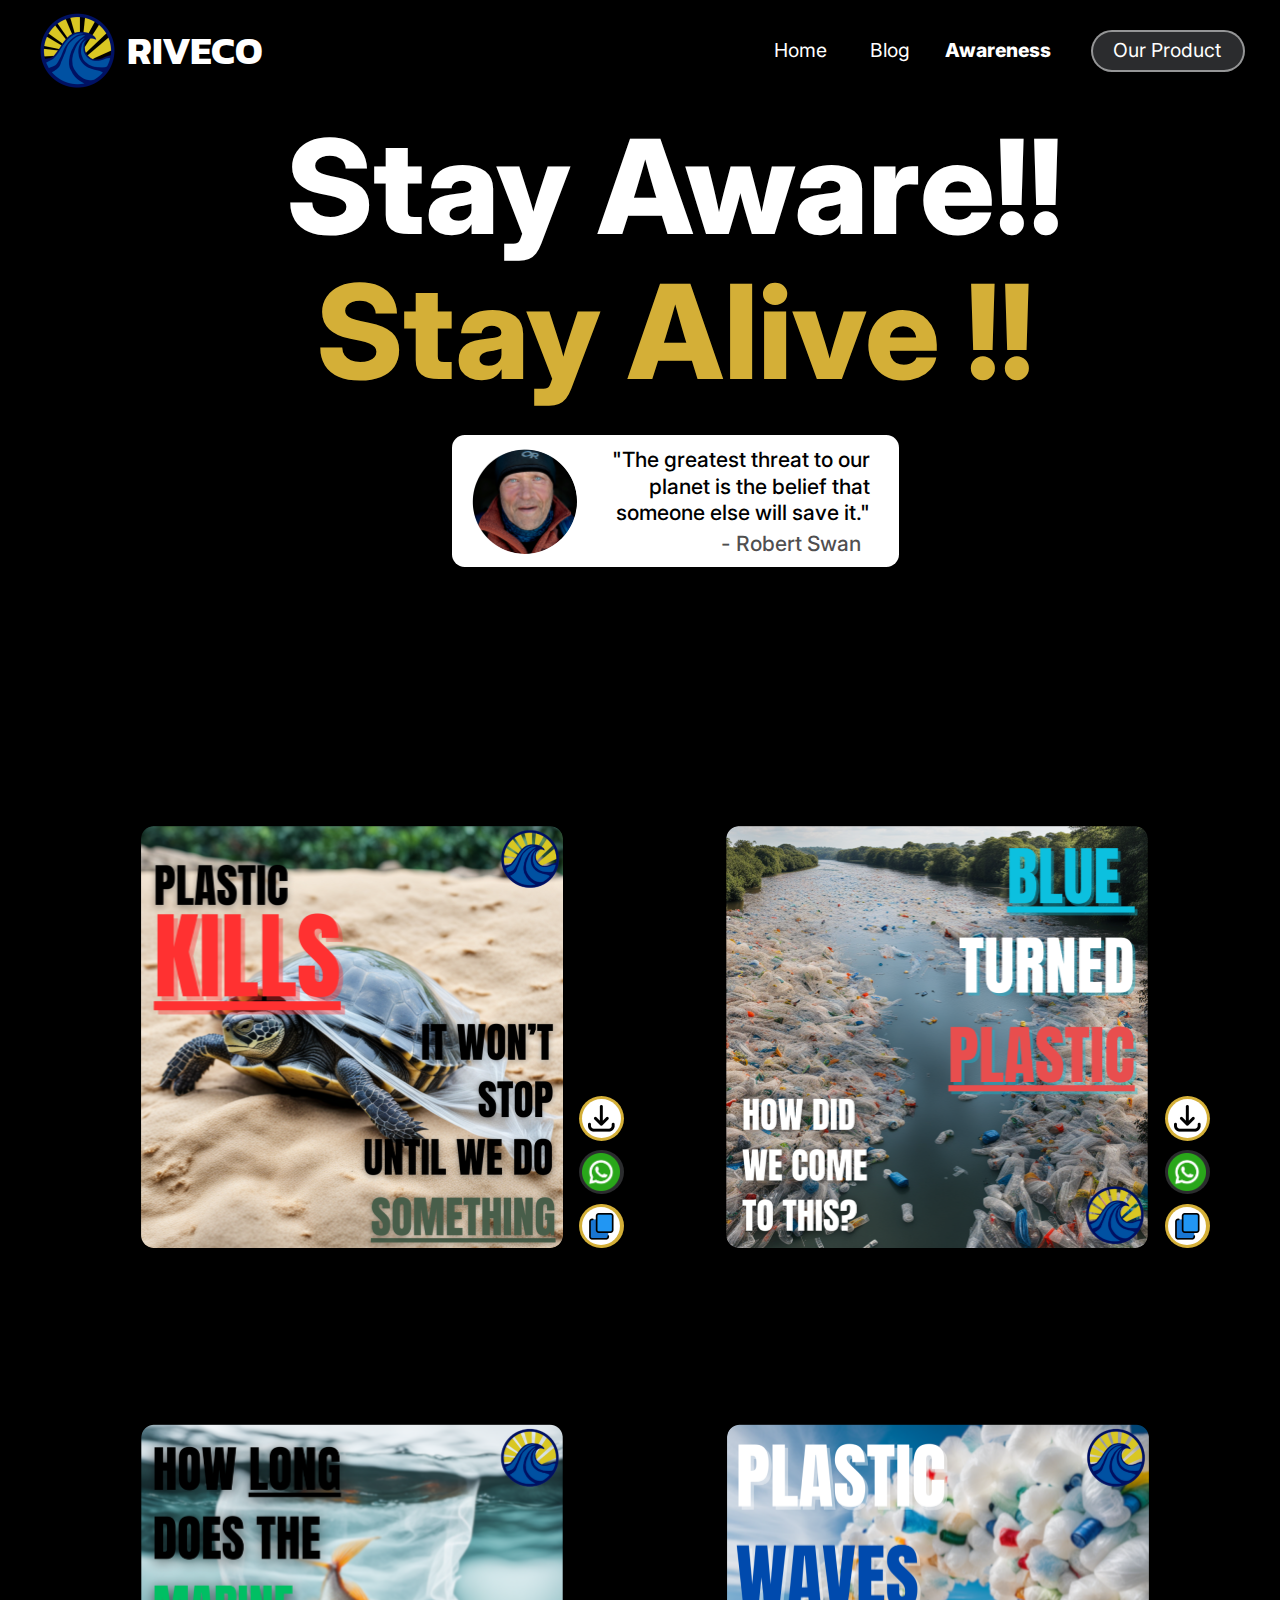
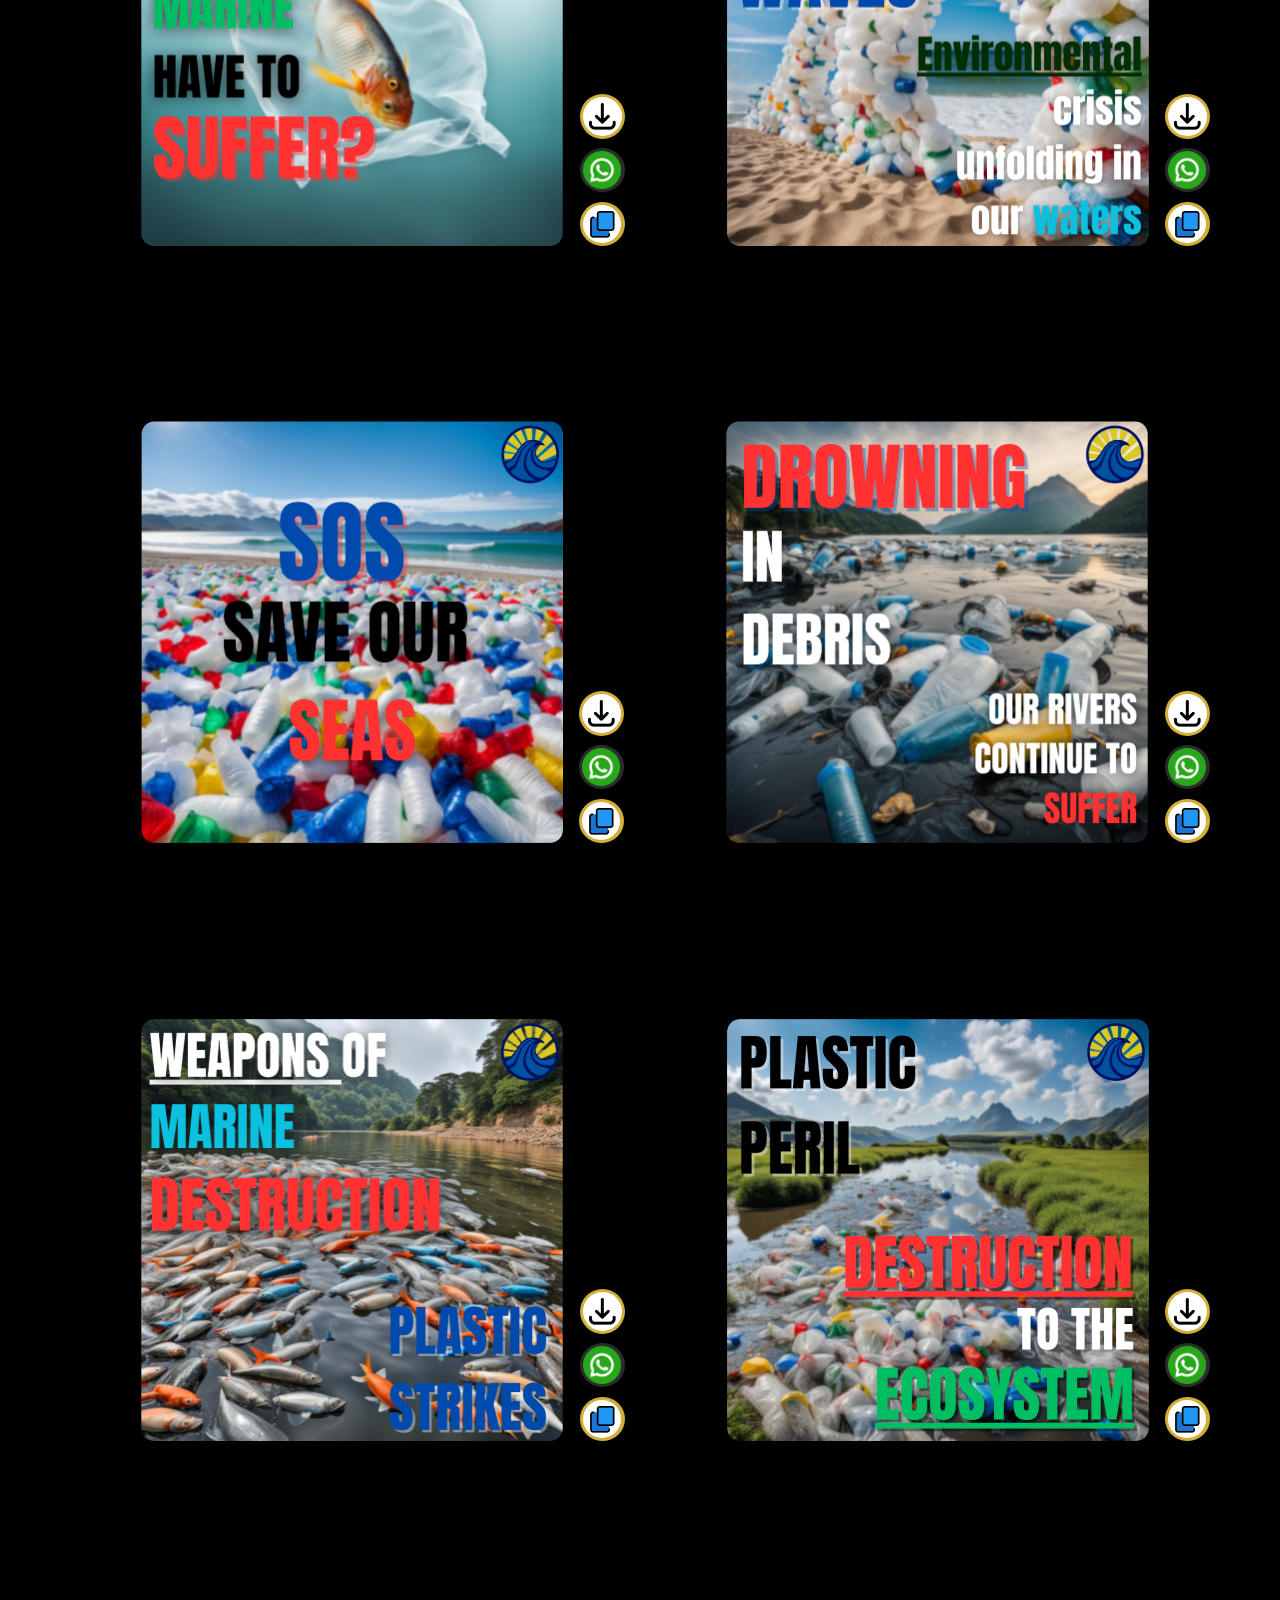
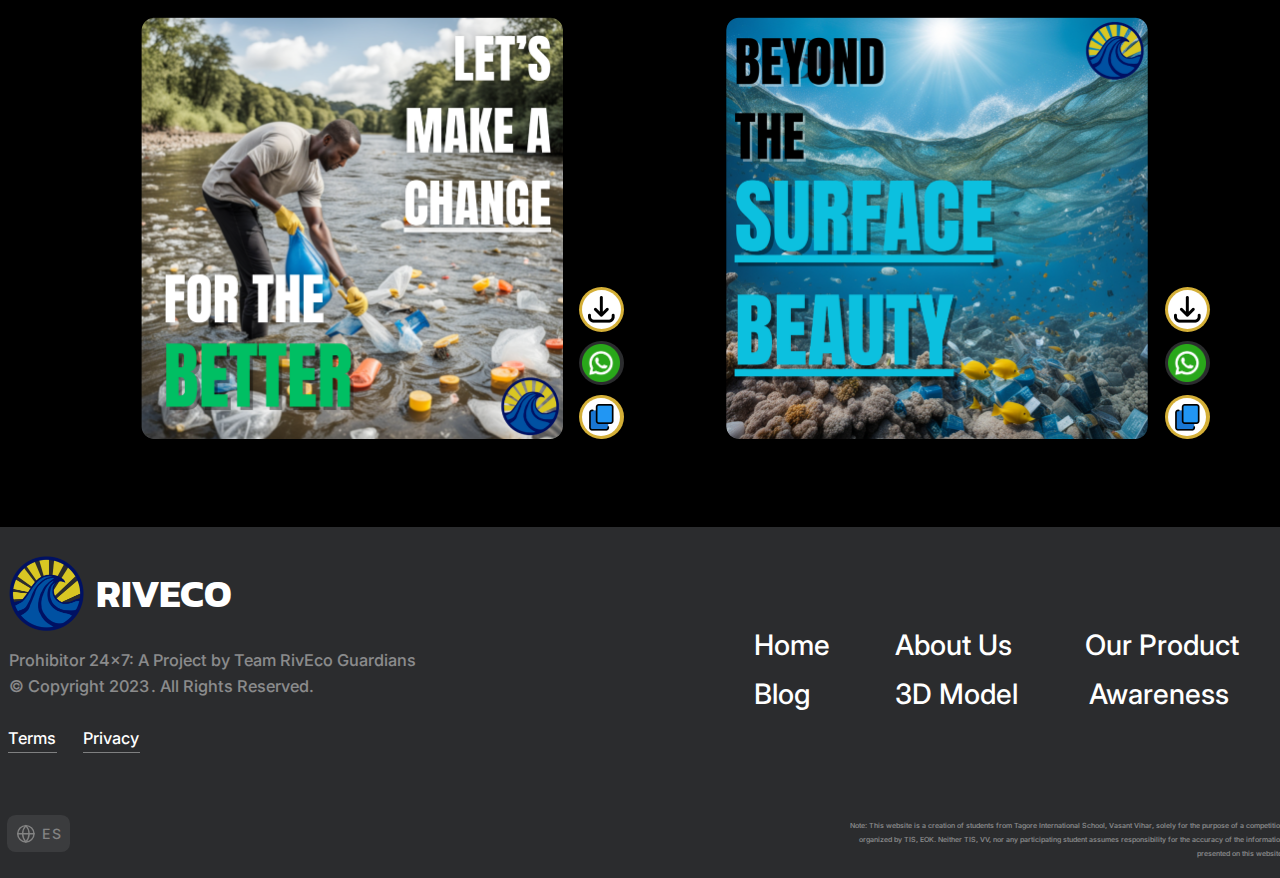
<file: Awareness/Awareness.html>
<!DOCTYPE html>
<html>
  <head>
    <meta charset="utf-8" />
    <meta name="viewport" content="initial-scale=1, width=device-width" />

    <link rel="stylesheet" href="./global.css" />
    <link rel="stylesheet" href="./index.css" />
    <link
      rel="stylesheet"
      href="https://fonts.googleapis.com/css2?family=Inter:wght@400;500;800&display=swap"
    />
    <link
      rel="stylesheet"
      href="https://fonts.googleapis.com/css2?family=Kanit:wght@700&display=swap"
    />
  </head>
  <body>
    <div class="awareness">
      <div class="main">
        <div class="info-sec-5">
          <div class="post-2">
            <img
              class="post-2-child"
              alt=""
              src="./public/rectangle-18@2x.png"
            />

            <div class="post-buttons">
              <button class="share-on-whatsapp">
                <img
                  class="whatsapp-1-icon"
                  alt=""
                  src="./public/whatsapp-1@2x.png"
                />
              </button>
              <button class="copy-link">
                <div class="copy-bg"></div>
                <img class="copy-icon" alt="" src="./public/copy@2x.png" />
              </button>
              <button class="download">
                <div class="download-bg"></div>
                <img
                  class="download-icon"
                  alt=""
                  src="./public/download@2x.png"
                />
              </button>
            </div>
          </div>
          <div class="post-1">
            <img
              class="post-2-child"
              alt=""
              src="./public/rectangle-181@2x.png"
            />

            <div class="post-buttons1">
              <button class="share-on-whatsapp">
                <img
                  class="whatsapp-1-icon"
                  alt=""
                  src="./public/whatsapp-1@2x.png"
                />
              </button>
              <button class="copy-link">
                <div class="copy-bg"></div>
                <img class="copy-icon" alt="" src="./public/copy@2x.png" />
              </button>
              <button class="download">
                <div class="download-bg"></div>
                <img
                  class="download-icon"
                  alt=""
                  src="./public/download@2x.png"
                />
              </button>
            </div>
          </div>
        </div>
        <div class="info-sec-4">
          <div class="post-2">
            <img
              class="post-2-child"
              alt=""
              src="./public/rectangle-182@2x.png"
            />

            <div class="post-buttons2">
              <button class="share-on-whatsapp">
                <img
                  class="whatsapp-1-icon"
                  alt=""
                  src="./public/whatsapp-1@2x.png"
                />
              </button>
              <button class="copy-link">
                <div class="copy-bg"></div>
                <img class="copy-icon" alt="" src="./public/copy@2x.png" />
              </button>
              <button class="download">
                <div class="download-bg"></div>
                <img
                  class="download-icon"
                  alt=""
                  src="./public/download@2x.png"
                />
              </button>
            </div>
          </div>
          <div class="post-1">
            <img
              class="post-2-child"
              alt=""
              src="./public/rectangle-183@2x.png"
            />

            <div class="post-buttons3">
              <button class="share-on-whatsapp">
                <img
                  class="whatsapp-1-icon"
                  alt=""
                  src="./public/whatsapp-1@2x.png"
                />
              </button>
              <button class="copy-link">
                <div class="copy-bg"></div>
                <img class="copy-icon" alt="" src="./public/copy@2x.png" />
              </button>
              <button class="download">
                <div class="download-bg"></div>
                <img
                  class="download-icon"
                  alt=""
                  src="./public/download@2x.png"
                />
              </button>
            </div>
          </div>
        </div>
        <div class="info-sec-3">
          <div class="post-2">
            <img
              class="post-2-child"
              alt=""
              src="./public/rectangle-184@2x.png"
            />

            <div class="post-buttons4">
              <button class="share-on-whatsapp">
                <img
                  class="whatsapp-1-icon"
                  alt=""
                  src="./public/whatsapp-1@2x.png"
                />
              </button>
              <button class="copy-link">
                <div class="copy-bg"></div>
                <img class="copy-icon" alt="" src="./public/copy@2x.png" />
              </button>
              <button class="download">
                <div class="download-bg"></div>
                <img
                  class="download-icon"
                  alt=""
                  src="./public/download@2x.png"
                />
              </button>
            </div>
          </div>
          <div class="post-1">
            <img
              class="post-2-child"
              alt=""
              src="./public/rectangle-185@2x.png"
            />

            <div class="post-buttons5">
              <button class="share-on-whatsapp">
                <img
                  class="whatsapp-1-icon"
                  alt=""
                  src="./public/whatsapp-1@2x.png"
                />
              </button>
              <button class="copy-link">
                <div class="copy-bg"></div>
                <img class="copy-icon" alt="" src="./public/copy@2x.png" />
              </button>
              <button class="download">
                <div class="download-bg"></div>
                <img
                  class="download-icon"
                  alt=""
                  src="./public/download@2x.png"
                />
              </button>
            </div>
          </div>
        </div>
        <div class="info-sec-2">
          <div class="post-2">
            <img
              class="post-2-child"
              alt=""
              src="./public/rectangle-186@2x.png"
            />

            <div class="post-buttons6">
              <button class="share-on-whatsapp">
                <img
                  class="whatsapp-1-icon"
                  alt=""
                  src="./public/whatsapp-1@2x.png"
                />
              </button>
              <button class="copy-link">
                <div class="copy-bg"></div>
                <img class="copy-icon" alt="" src="./public/copy@2x.png" />
              </button>
              <button class="download">
                <div class="download-bg"></div>
                <img
                  class="download-icon"
                  alt=""
                  src="./public/download@2x.png"
                />
              </button>
            </div>
          </div>
          <div class="post-1">
            <img
              class="post-2-child"
              alt=""
              src="./public/rectangle-187@2x.png"
            />

            <div class="post-buttons7">
              <button class="share-on-whatsapp">
                <img
                  class="whatsapp-1-icon"
                  alt=""
                  src="./public/whatsapp-1@2x.png"
                />
              </button>
              <button class="copy-link">
                <div class="copy-bg"></div>
                <img class="copy-icon" alt="" src="./public/copy@2x.png" />
              </button>
              <button class="download">
                <div class="download-bg"></div>
                <img
                  class="download-icon"
                  alt=""
                  src="./public/download@2x.png"
                />
              </button>
            </div>
          </div>
        </div>
        <div class="info-sec-1">
          <div class="post-2">
            <img
              class="post-2-child"
              alt=""
              src="./public/rectangle-188@2x.png"
            />

            <div class="post-buttons8">
              <button class="share-on-whatsapp">
                <img
                  class="whatsapp-1-icon"
                  alt=""
                  src="./public/whatsapp-1@2x.png"
                />
              </button>
              <button class="copy-link">
                <div class="copy-bg"></div>
                <img class="copy-icon" alt="" src="./public/copy@2x.png" />
              </button>
              <button class="download">
                <div class="download-bg"></div>
                <img
                  class="download-icon"
                  alt=""
                  src="./public/download@2x.png"
                />
              </button>
            </div>
          </div>
          <div class="post-1">
            <img
              class="post-2-child"
              alt=""
              src="./public/rectangle-189@2x.png"
            />

            <div class="post-buttons9">
              <button class="share-on-whatsapp">
                <img
                  class="whatsapp-1-icon"
                  alt=""
                  src="./public/whatsapp-1@2x.png"
                />
              </button>
              <button class="copy-link">
                <div class="copy-bg"></div>
                <img class="copy-icon" alt="" src="./public/copy@2x.png" />
              </button>
              <button class="download">
                <div class="download-bg"></div>
                <img
                  class="download-icon"
                  alt=""
                  src="./public/download@2x.png"
                />
              </button>
            </div>
          </div>
        </div>
        <div class="hero-awareness">
          <div class="stay-aware-stay-container">
            <span class="stay-aware-stay-container1">
              <p class="stay-aware">Stay Aware!!</p>
              <p class="stay-alive">Stay Alive !!</p>
            </span>
          </div>
          <div class="quote">
            <div class="the-greatest-threat">
              "The greatest threat to our planet is the belief that someone else
              will save it."
            </div>
            <div class="robert-swan">- Robert Swan</div>
            <img
              class="robert-swan-1"
              alt=""
              src="./public/robert-swan-1@2x.png"
            />
          </div>
        </div>
      </div>
      <div class="header">
        <a class="nav-our-product" href="../Our Product/Our Product.html">
          <div class="our-product">Our Product</div>
        </a>
        <a class="nav-link" href="../Awareness/Awareness.html">Awareness</a>
        <a class="nav-link1" href="../Blog/Blogs.html">Blog</a>
        <a class="nav-link2" href="../Home/Home.html">Home</a>
        <div class="logo">
          <b class="brand-name">RIVECO</b>
          <img class="colour-1-icon" alt="" src="./public/colour-1@2x.png" />
        </div>
      </div>
      <div class="footer">
        <div class="footer-inner">
          <div class="prohibitor-24x7-a">
            Prohibitor 24x7: A Project by Team RivEco Guardians
          </div>
          <div class="copyright-2023">© Copyright 2023</div>
          <div class="div">.</div>
          <div class="all-rights-reserved">All Rights Reserved.</div>
          <div class="list-item-link">
            <a class="terms" href="#">Terms</a>
          </div>
          <div class="list-item-link1">
            <a class="privacy" href="#">Privacy</a>
          </div>
          <div class="navigation-versin-en-espao">
            <div class="es">ES</div>
            <img class="svg-icon" alt="" src="./public/svg.svg" />
          </div>
          <div class="list-item">
            Note: This website is a creation of students from Tagore
            International School, Vasant Vihar, solely for the purpose of a
            competition organized by TIS, EOK. Neither TIS, VV, nor any
            participating student assumes responsibility for the accuracy of the
            information presented on this website.
          </div>
          <div class="logo1">
            <b class="brand-name">RIVECO</b>
            <img class="colour-1-icon" alt="" src="./public/colour-11@2x.png" />
          </div>
          <div class="footer-links">
            <div class="d-model-parent">
              <a class="d-model" href="../3D Model/3D Model.html">3D Model</a>
              <a class="about-us" href="../Home/Home.html#about_us">About Us</a>
            </div>
            <a class="home" href="../Home/Home.html">Home</a>
            <a class="blog" href="../Blog/Blogs.html">Blog</a>
            <div class="our-product-parent">
              <a class="our-product1" href="../Our Product/Our Product.html">Our Product</a>
              <a class="awareness1" href="../Awareness/Awareness.html">Awareness</a>
            </div>
          </div>
        </div>
      </div>
    </div>
  </body>
</html>
</file>
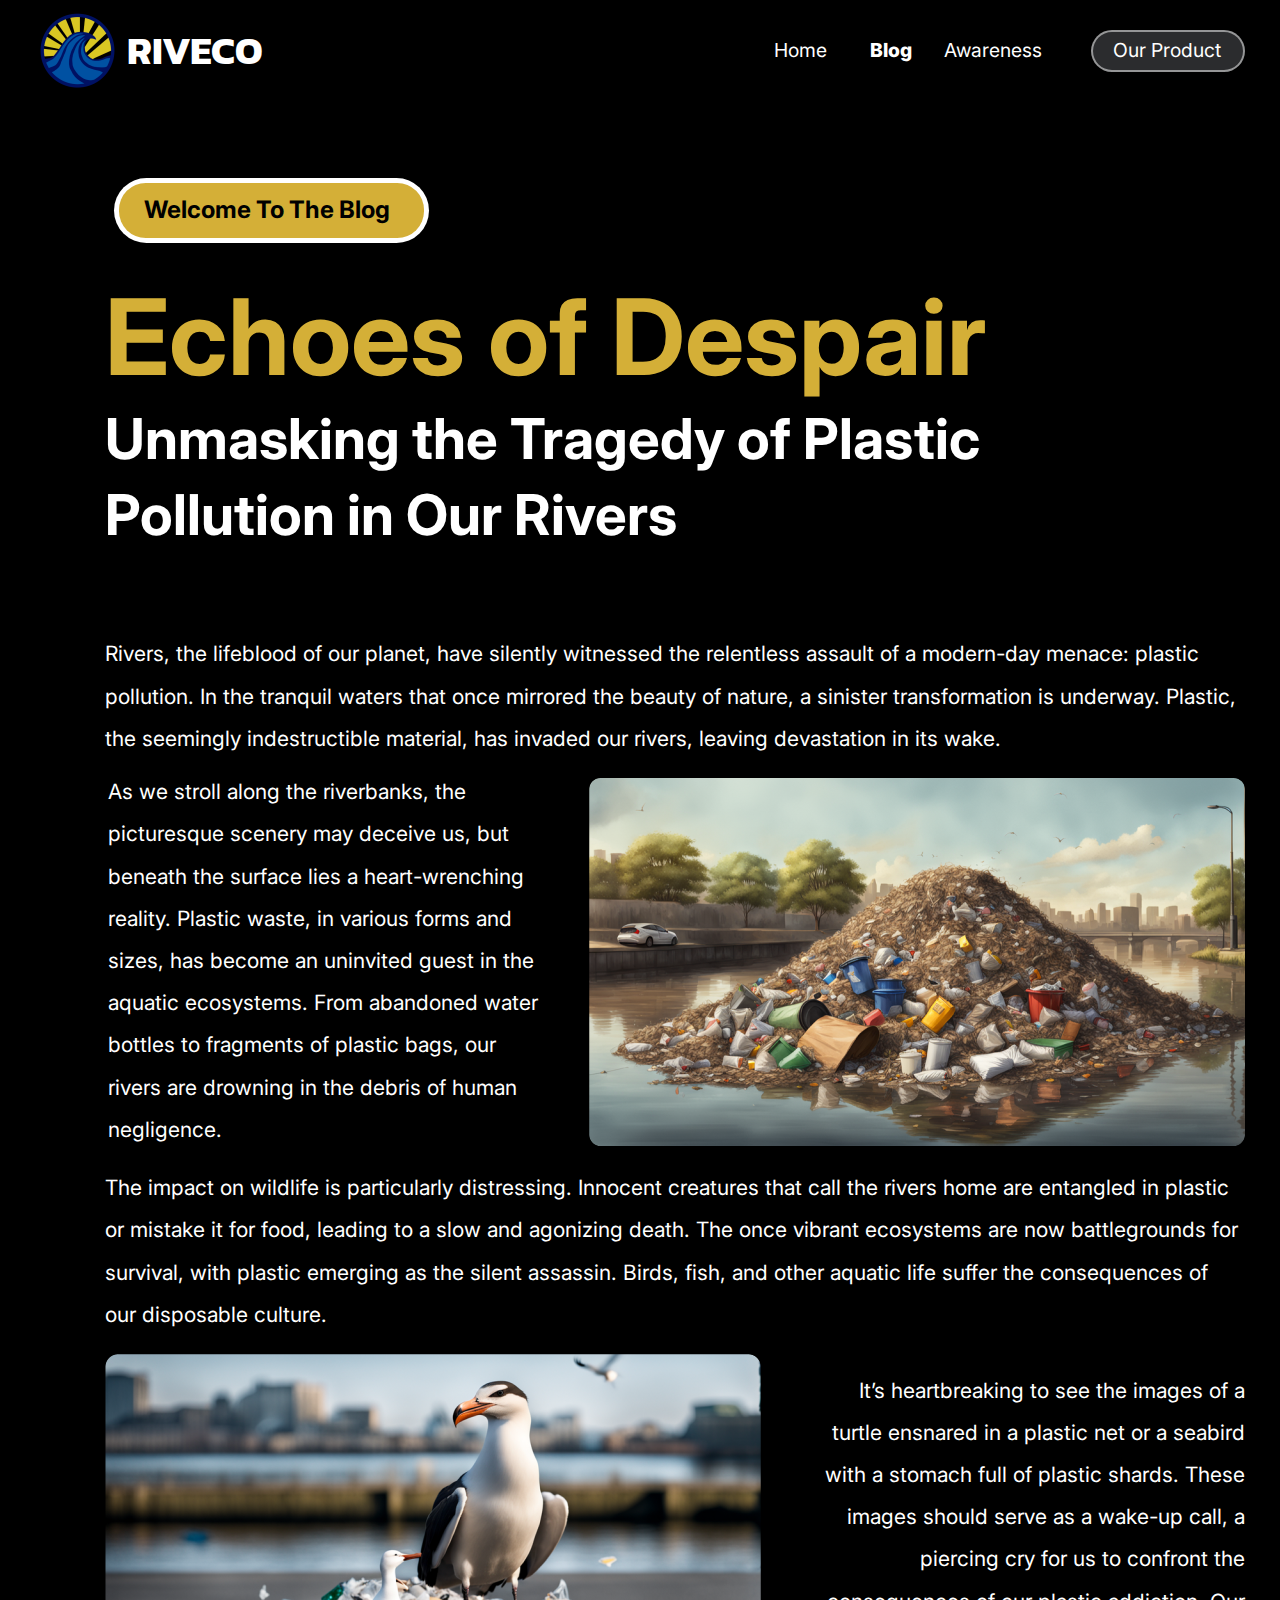
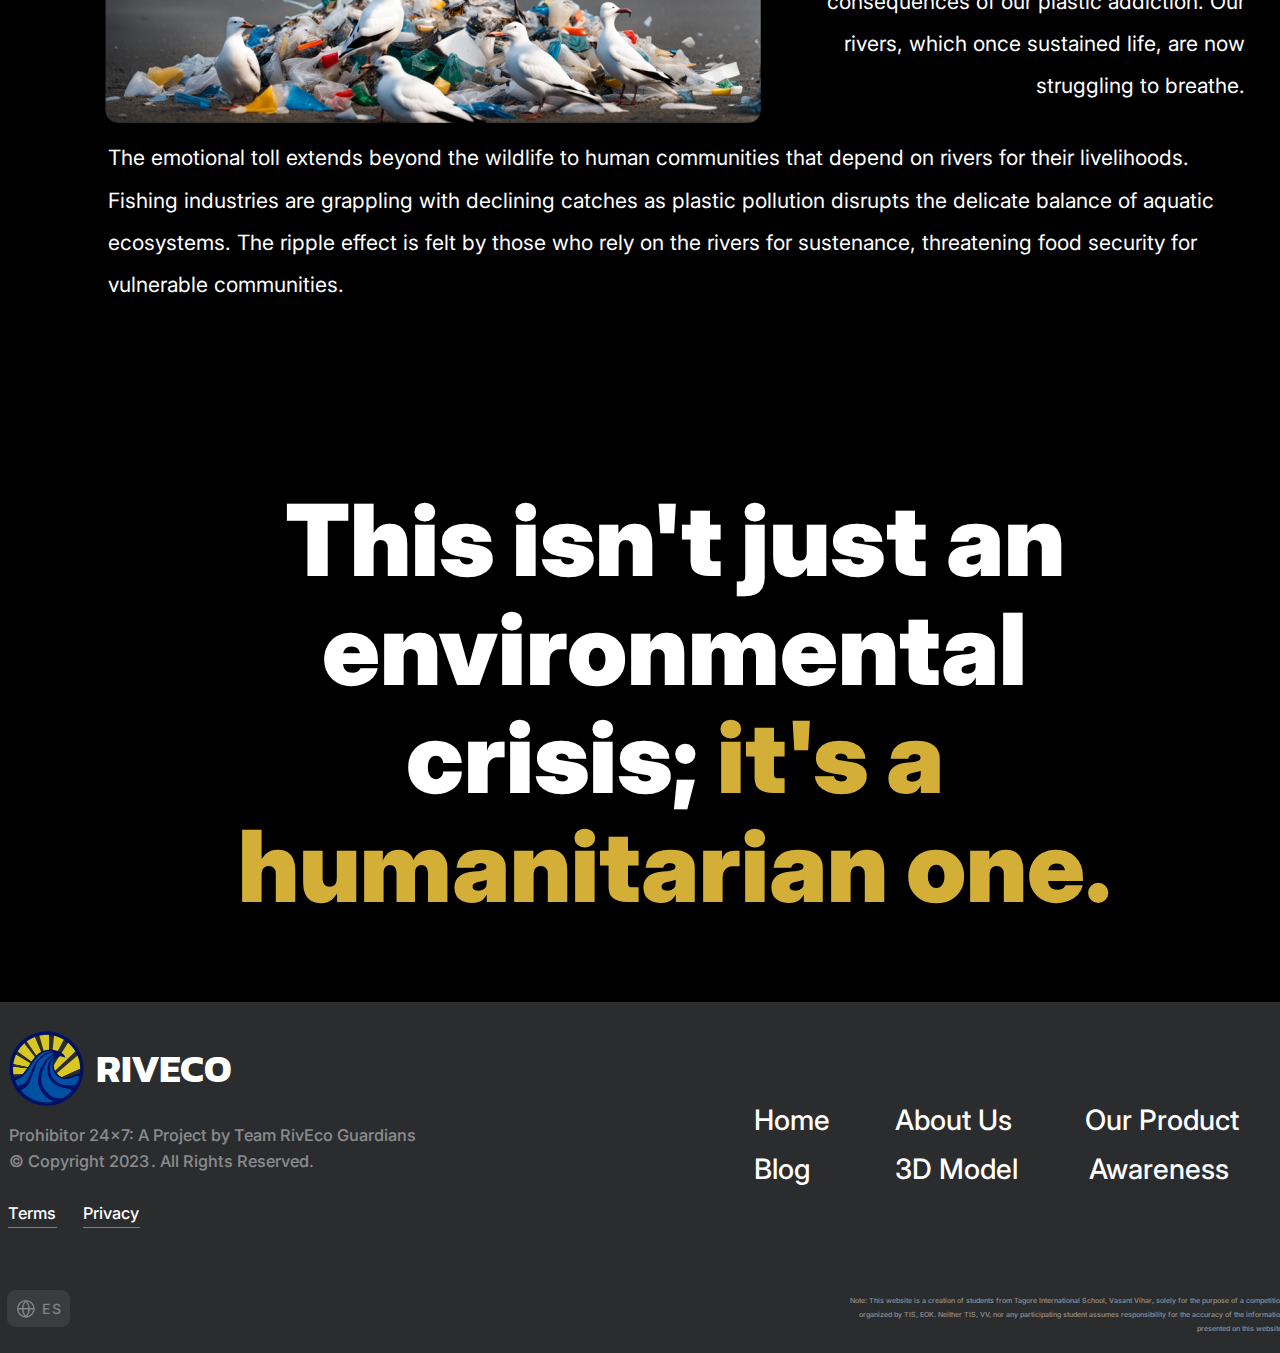
<file: Blog-1/blog_1.html>
<!DOCTYPE html>
<html>
  <head>
    <meta charset="utf-8" />
    <meta name="viewport" content="initial-scale=1, width=device-width" />

    <link rel="stylesheet" href="./global.css" />
    <link rel="stylesheet" href="./index.css" />
    <link
      rel="stylesheet"
      href="https://fonts.googleapis.com/css2?family=Inter:wght@400;500;700;800;900&display=swap"
    />
    <link
      rel="stylesheet"
      href="https://fonts.googleapis.com/css2?family=Kanit:wght@700&display=swap"
    />
  </head>
  <body>
    <div class="blog-1">
      <div class="main">
        <div class="conclusion">
          <div class="this-isnt-just-container">
            <span>This isn't just an environmental crisis;</span>
            <span class="its-a-humanitarian"> it's a humanitarian one.</span>
          </div>
        </div>
        <div class="blog-content">
          <div class="rivers-the-lifeblood">
            Rivers, the lifeblood of our planet, have silently witnessed the
            relentless assault of a modern-day menace: plastic pollution. In the
            tranquil waters that once mirrored the beauty of nature, a sinister
            transformation is underway. Plastic, the seemingly indestructible
            material, has invaded our rivers, leaving devastation in its wake.
          </div>
          <div class="as-we-stroll-container">
            <p class="as-we-stroll">
              As we stroll along the riverbanks, the picturesque scenery may
              deceive us, but beneath the surface lies a heart-wrenching
              reality. Plastic waste, in various forms and sizes, has become an
              uninvited guest in the aquatic ecosystems. From abandoned water
              bottles to fragments of plastic bags, our rivers are drowning in
              the debris of human negligence.
            </p>
          </div>
          <div class="its-heartbreaking-to">
            It’s heartbreaking to see the images of a turtle ensnared in a
            plastic net or a seabird with a stomach full of plastic shards.
            These images should serve as a wake-up call, a piercing cry for us
            to confront the consequences of our plastic addiction. Our rivers,
            which once sustained life, are now struggling to breathe.
          </div>
          <div class="the-impact-on-container">
            <p class="as-we-stroll">
              The impact on wildlife is particularly distressing. Innocent
              creatures that call the rivers home are entangled in plastic or
              mistake it for food, leading to a slow and agonizing death. The
              once vibrant ecosystems are now battlegrounds for survival, with
              plastic emerging as the silent assassin. Birds, fish, and other
              aquatic life suffer the consequences of our disposable culture.
            </p>
          </div>
          <div class="the-emotional-toll">
            The emotional toll extends beyond the wildlife to human communities
            that depend on rivers for their livelihoods. Fishing industries are
            grappling with declining catches as plastic pollution disrupts the
            delicate balance of aquatic ecosystems. The ripple effect is felt by
            those who rely on the rivers for sustenance, threatening food
            security for vulnerable communities.
          </div>
          <img
            class="riverside-trash-heap-1"
            alt=""
            src="./public/riverside-trash-heap-1@2x.png"
          />

          <img
            class="seabird-with-trash-1"
            alt=""
            src="./public/seabird-with-trash-1@2x.png"
          />
        </div>
        <div class="hero">
          <b class="echoes-of-despair">Echoes of Despair</b>
          <b class="unmasking-the-tragedy"
            >Unmasking the Tragedy of Plastic Pollution in Our Rivers</b
          >
          <div class="welcome-bg">
            <div class="welcome-to-the-blog">
              <b class="welcome-to-the">Welcome To The Blog</b>
            </div>
          </div>
        </div>
      </div>
      <div class="header">
        <a class="nav-our-product" href="../Our Product/Our Product.html">
          <div class="our-product">Our Product</div>
        </a>
        <a class="nav-link" href="../Awareness/Awareness.html">Awareness</a>
        <a class="nav-link1" href="../Blog/Blogs.html">Blog</a>
        <a class="nav-link2" href="../Home/Home.html">Home</a>
        <div class="logo">
          <b class="brand-name">RIVECO</b>
          <img class="colour-1-icon" alt="" src="./public/colour-1@2x.png" />
        </div>
      </div>
      <div class="footer">
        <div class="footer-inner">
          <div class="prohibitor-24x7-a">
            Prohibitor 24x7: A Project by Team RivEco Guardians
          </div>
          <div class="copyright-2023">© Copyright 2023</div>
          <div class="div">.</div>
          <div class="all-rights-reserved">All Rights Reserved.</div>
          <div class="list-item-link">
            <a class="terms" href="#">Terms</a>
          </div>
          <div class="list-item-link1">
            <a class="privacy" href="#">Privacy</a>
          </div>
          <div class="navigation-versin-en-espao">
            <div class="es">ES</div>
            <img class="svg-icon" alt="" src="./public/svg.svg" />
          </div>
          <div class="list-item">
            Note: This website is a creation of students from Tagore
            International School, Vasant Vihar, solely for the purpose of a
            competition organized by TIS, EOK. Neither TIS, VV, nor any
            participating student assumes responsibility for the accuracy of the
            information presented on this website.
          </div>
          <div class="logo1">
            <b class="brand-name">RIVECO</b>
            <img class="colour-1-icon" alt="" src="./public/colour-11@2x.png" />
          </div>
          <div class="footer-links">
            <div class="d-model-parent">
              <a class="d-model" href="../3D Model/3D Model.html">3D Model</a>
              <a class="about-us" href="../Home/Home.html#about_us">About Us</a>
            </div>
            <a class="home" href="../Home/Home.html">Home</a>
            <a class="blog" href="../Blog/Blogs.html">Blog</a>
            <div class="our-product-parent">
              <a class="our-product1" href="../Our Product/Our Product.html">Our Product</a>
              <a class="awareness" href="../Awareness/Awareness.html">Awareness</a>
            </div>
          </div>
        </div>
      </div>
    </div>
  </body>
</html>
</file>
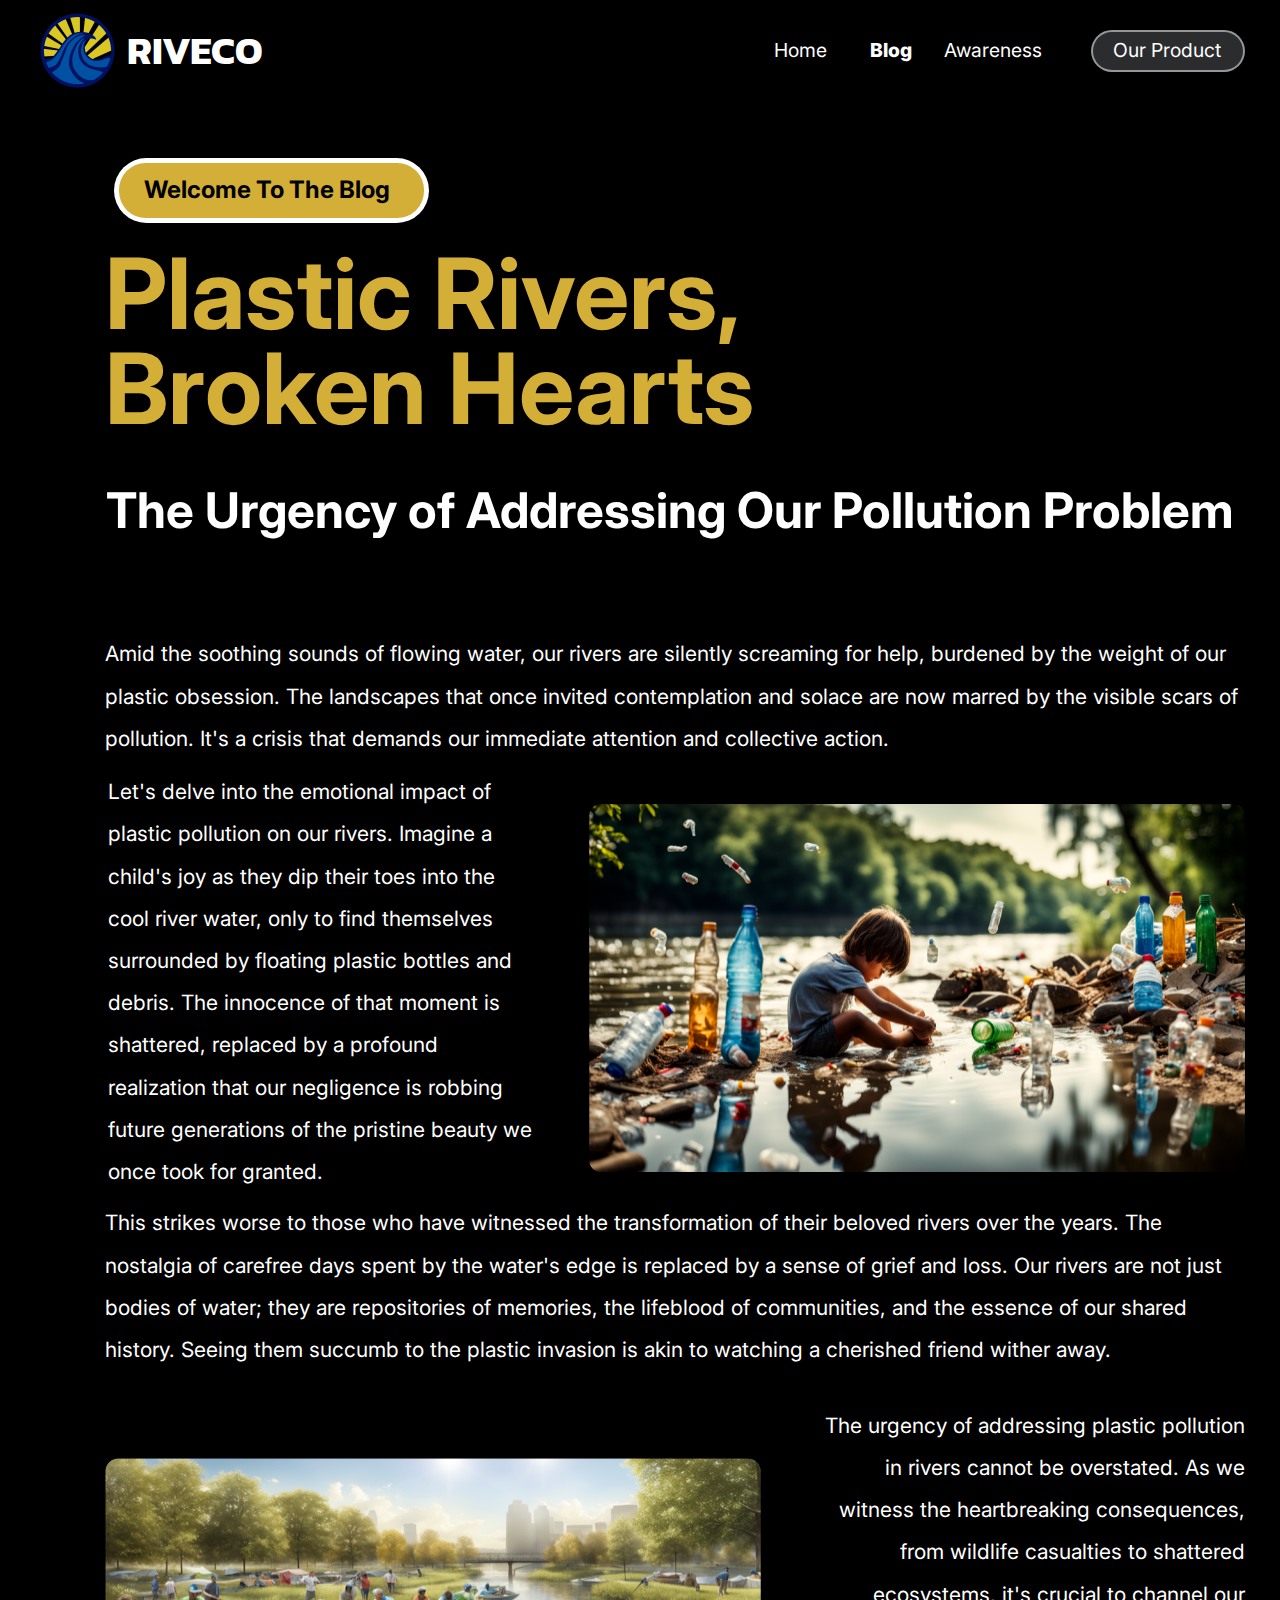
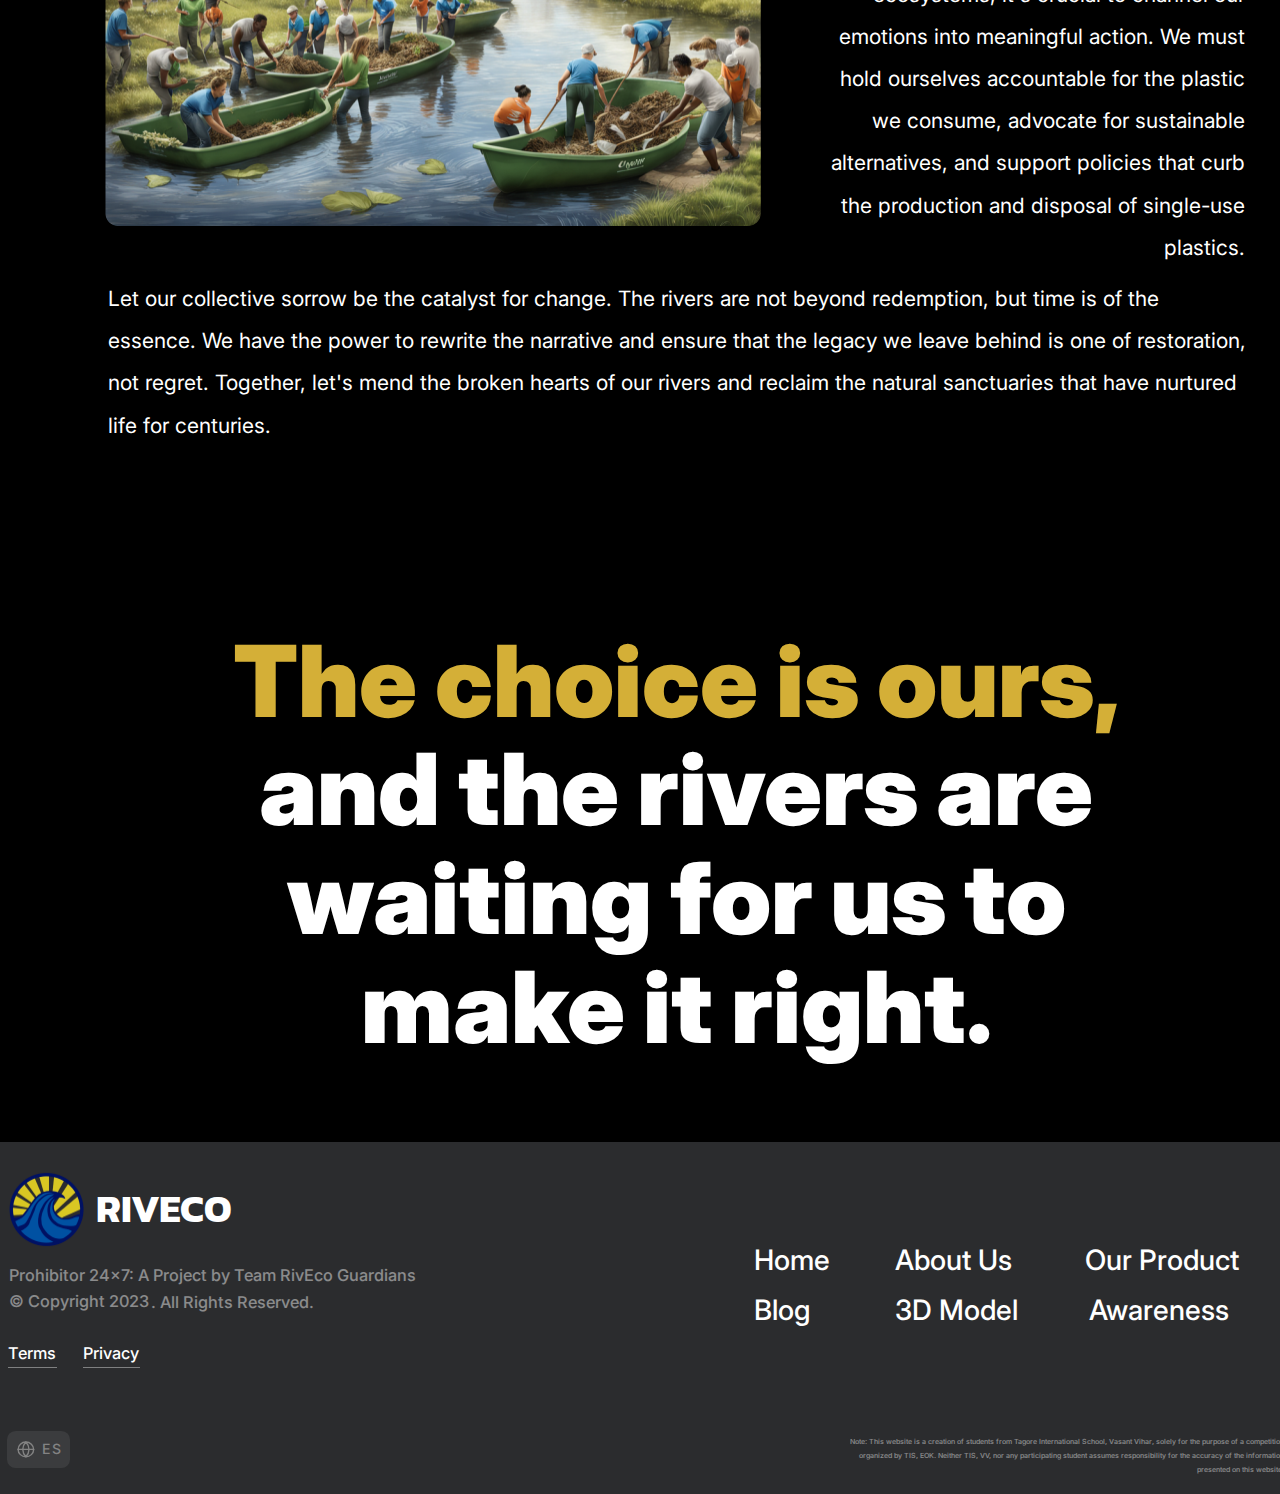
<file: Blog-2/blog_2.html>
<!DOCTYPE html>
<html>
  <head>
    <meta charset="utf-8" />
    <meta name="viewport" content="initial-scale=1, width=device-width" />

    <link rel="stylesheet" href="./global.css" />
    <link rel="stylesheet" href="./index.css" />
    <link
      rel="stylesheet"
      href="https://fonts.googleapis.com/css2?family=Inter:wght@400;500;700;800;900&display=swap"
    />
    <link
      rel="stylesheet"
      href="https://fonts.googleapis.com/css2?family=Kanit:wght@700&display=swap"
    />
  </head>
  <body>
    <div class="blog-2">
      <div class="main">
        <div class="conclusion">
          <div class="the-choice-is-container">
            <p class="the-choice-is-ours-and-the-ri">
              <span class="the-choice-is">The choice is ours, </span>
              <span>and the rivers are waiting for us to make it right.</span>
            </p>
          </div>
        </div>
        <div class="blog-content">
          <div class="amid-the-soothing">
            Amid the soothing sounds of flowing water, our rivers are silently
            screaming for help, burdened by the weight of our plastic obsession.
            The landscapes that once invited contemplation and solace are now
            marred by the visible scars of pollution. It's a crisis that demands
            our immediate attention and collective action.
          </div>
          <div class="lets-delve-into-container">
            <p class="the-choice-is-ours-and-the-ri">
              Let's delve into the emotional impact of plastic pollution on our
              rivers. Imagine a child's joy as they dip their toes into the cool
              river water, only to find themselves surrounded by floating
              plastic bottles and debris. The innocence of that moment is
              shattered, replaced by a profound realization that our negligence
              is robbing future generations of the pristine beauty we once took
              for granted.
            </p>
          </div>
          <div class="the-urgency-of-container">
            <p class="the-choice-is-ours-and-the-ri">
              The urgency of addressing plastic pollution in rivers cannot be
              overstated. As we witness the heartbreaking consequences, from
              wildlife casualties to shattered ecosystems, it's crucial to
              channel our emotions into meaningful action. We must hold
              ourselves accountable for the plastic we consume, advocate for
              sustainable alternatives, and support policies that curb the
              production and disposal of single-use plastics.
            </p>
          </div>
          <div class="this-strikes-worse">
            This strikes worse to those who have witnessed the transformation of
            their beloved rivers over the years. The nostalgia of carefree days
            spent by the water's edge is replaced by a sense of grief and loss.
            Our rivers are not just bodies of water; they are repositories of
            memories, the lifeblood of communities, and the essence of our
            shared history. Seeing them succumb to the plastic invasion is akin
            to watching a cherished friend wither away.
          </div>
          <div class="let-our-collective">
            Let our collective sorrow be the catalyst for change. The rivers are
            not beyond redemption, but time is of the essence. We have the power
            to rewrite the narrative and ensure that the legacy we leave behind
            is one of restoration, not regret. Together, let's mend the broken
            hearts of our rivers and reclaim the natural sanctuaries that have
            nurtured life for centuries.
          </div>
          <img
            class="riverside-trash-heap-1"
            alt=""
            src="./public/riverside-trash-heap-1@2x.png"
          />

          <img
            class="seabird-with-trash-1"
            alt=""
            src="./public/seabird-with-trash-1@2x.png"
          />
        </div>
        <div class="hero">
          <b class="plastic-rivers-broken">Plastic Rivers, Broken Hearts</b>
          <b class="the-urgency-of1"
            >The Urgency of Addressing Our Pollution Problem</b
          >
        </div>
        <div class="welcome-bg">
          <div class="welcome-to-the-blog">
            <b class="welcome-to-the">Welcome To The Blog</b>
          </div>
        </div>
      </div>
      <div class="footer">
        <div class="footer-inner">
          <div class="prohibitor-24x7-a">
            Prohibitor 24x7: A Project by Team RivEco Guardians
          </div>
          <div class="copyright-2023">© Copyright 2023</div>
          <div class="div">.</div>
          <div class="all-rights-reserved">All Rights Reserved.</div>
          <div class="list-item-link">
            <a class="terms" href="#">Terms</a>
          </div>
          <div class="list-item-link1">
            <a class="privacy" href="#">Privacy</a>
          </div>
          <div class="navigation-versin-en-espao">
            <div class="es">ES</div>
            <img class="svg-icon" alt="" src="./public/svg.svg" />
          </div>
          <div class="list-item">
            Note: This website is a creation of students from Tagore
            International School, Vasant Vihar, solely for the purpose of a
            competition organized by TIS, EOK. Neither TIS, VV, nor any
            participating student assumes responsibility for the accuracy of the
            information presented on this website.
          </div>
          <div class="logo">
            <b class="brand-name">RIVECO</b>
            <img class="colour-1-icon" alt="" src="./public/colour-1@2x.png" />
          </div>
          <div class="footer-links">
            <div class="d-model-parent">
              <a class="d-model" href="../3D Model/3D Model.html">3D Model</a>
              <a class="about-us" href="../Home/Home.html#about_us">About Us</a>
            </div>
            <a class="home" href="../Home/Home.html">Home</a>
            <a class="blog" href="../Blog/Blogs.html">Blog</a>
            <div class="our-product-parent">
              <a class="our-product" href="../Our Product/Our Product.html">Our Product</a>
              <a class="awareness" href="../Awareness/Awareness.html">Awareness</a>
            </div>
          </div>
        </div>
      </div>
      <div class="header">
        <a class="nav-our-product" href="../Our Product/Our Product.html">
          <div class="our-product1">Our Product</div>
        </a>
        <a class="nav-link" href="../Awareness/Awareness.html">Awareness</a>
        <a class="nav-link1" href="../Blog/Blogs.html">Blog</a>
        <a class="nav-link2" href="../Home/Home.html">Home</a>
        <div class="logo1">
          <b class="brand-name">RIVECO</b>
          <img class="colour-1-icon" alt="" src="./public/colour-11@2x.png" />
        </div>
      </div>
    </div>
  </body>
</html>
</file>
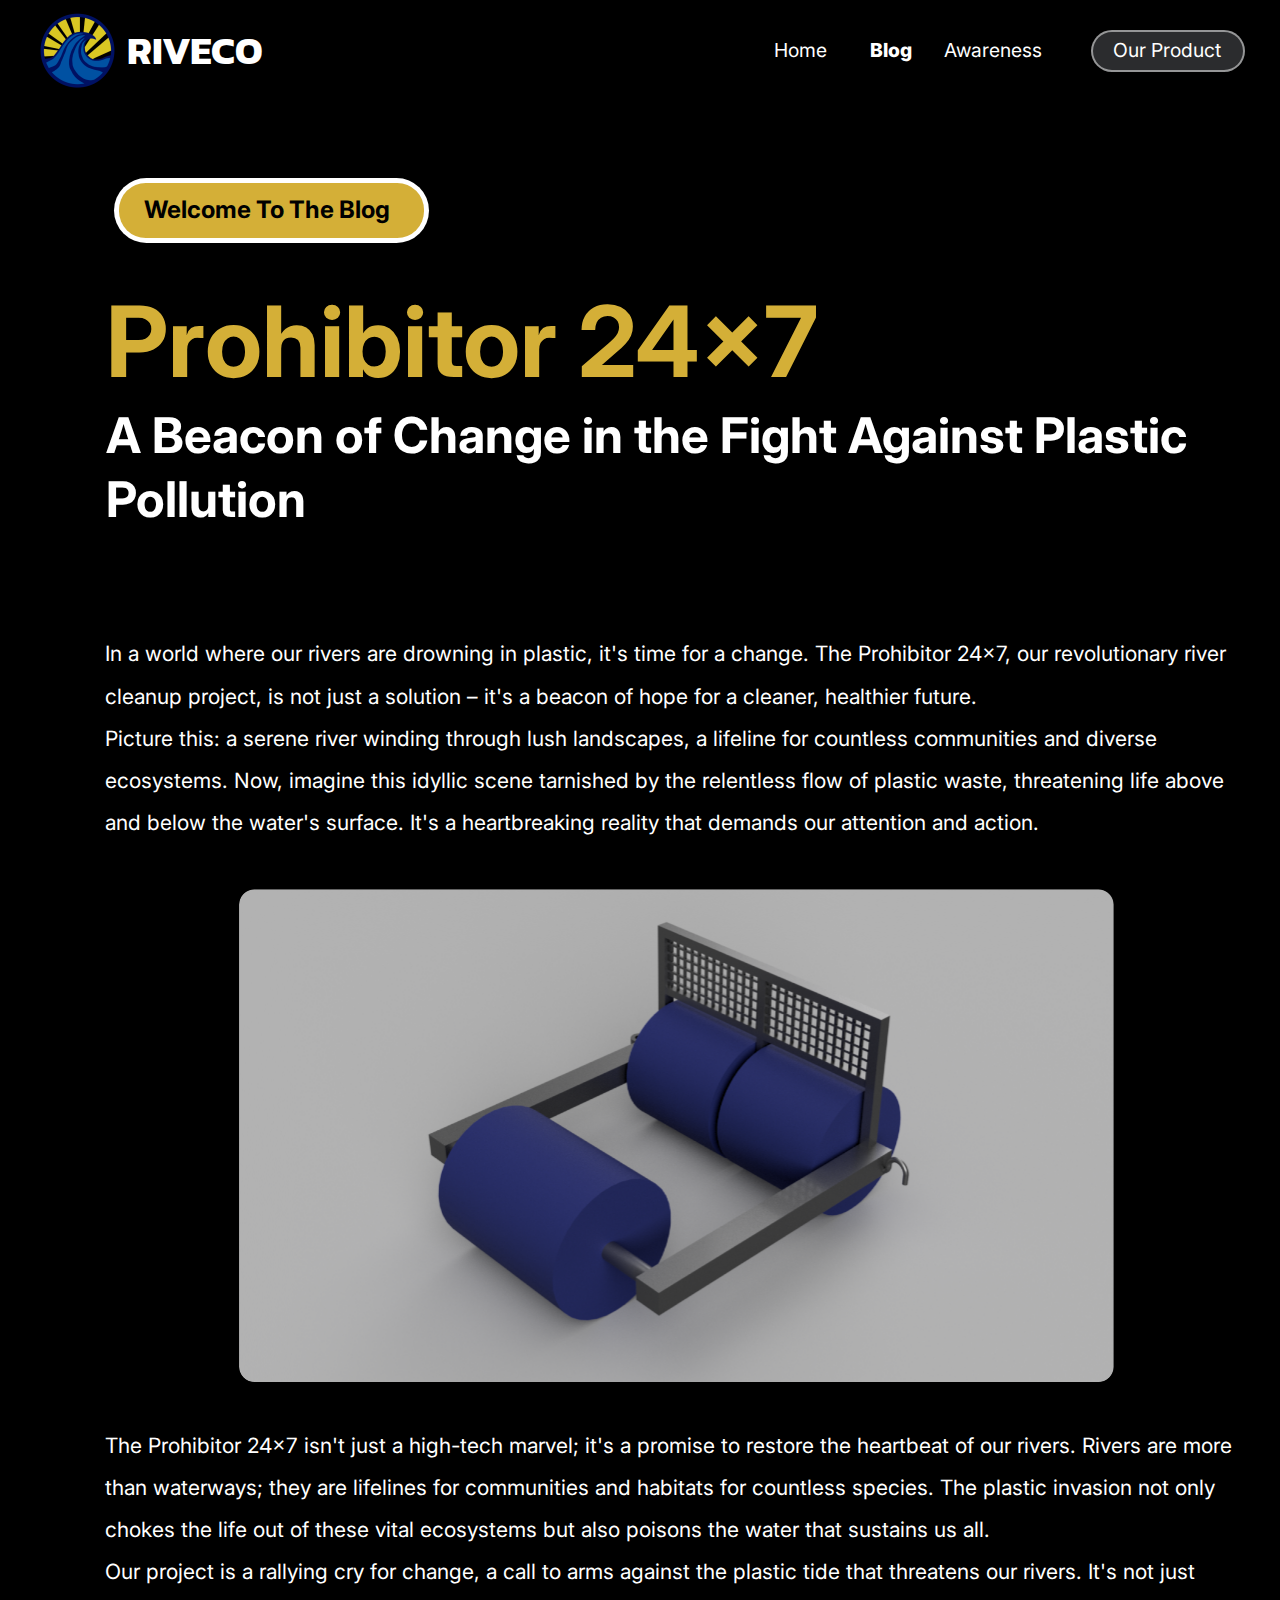
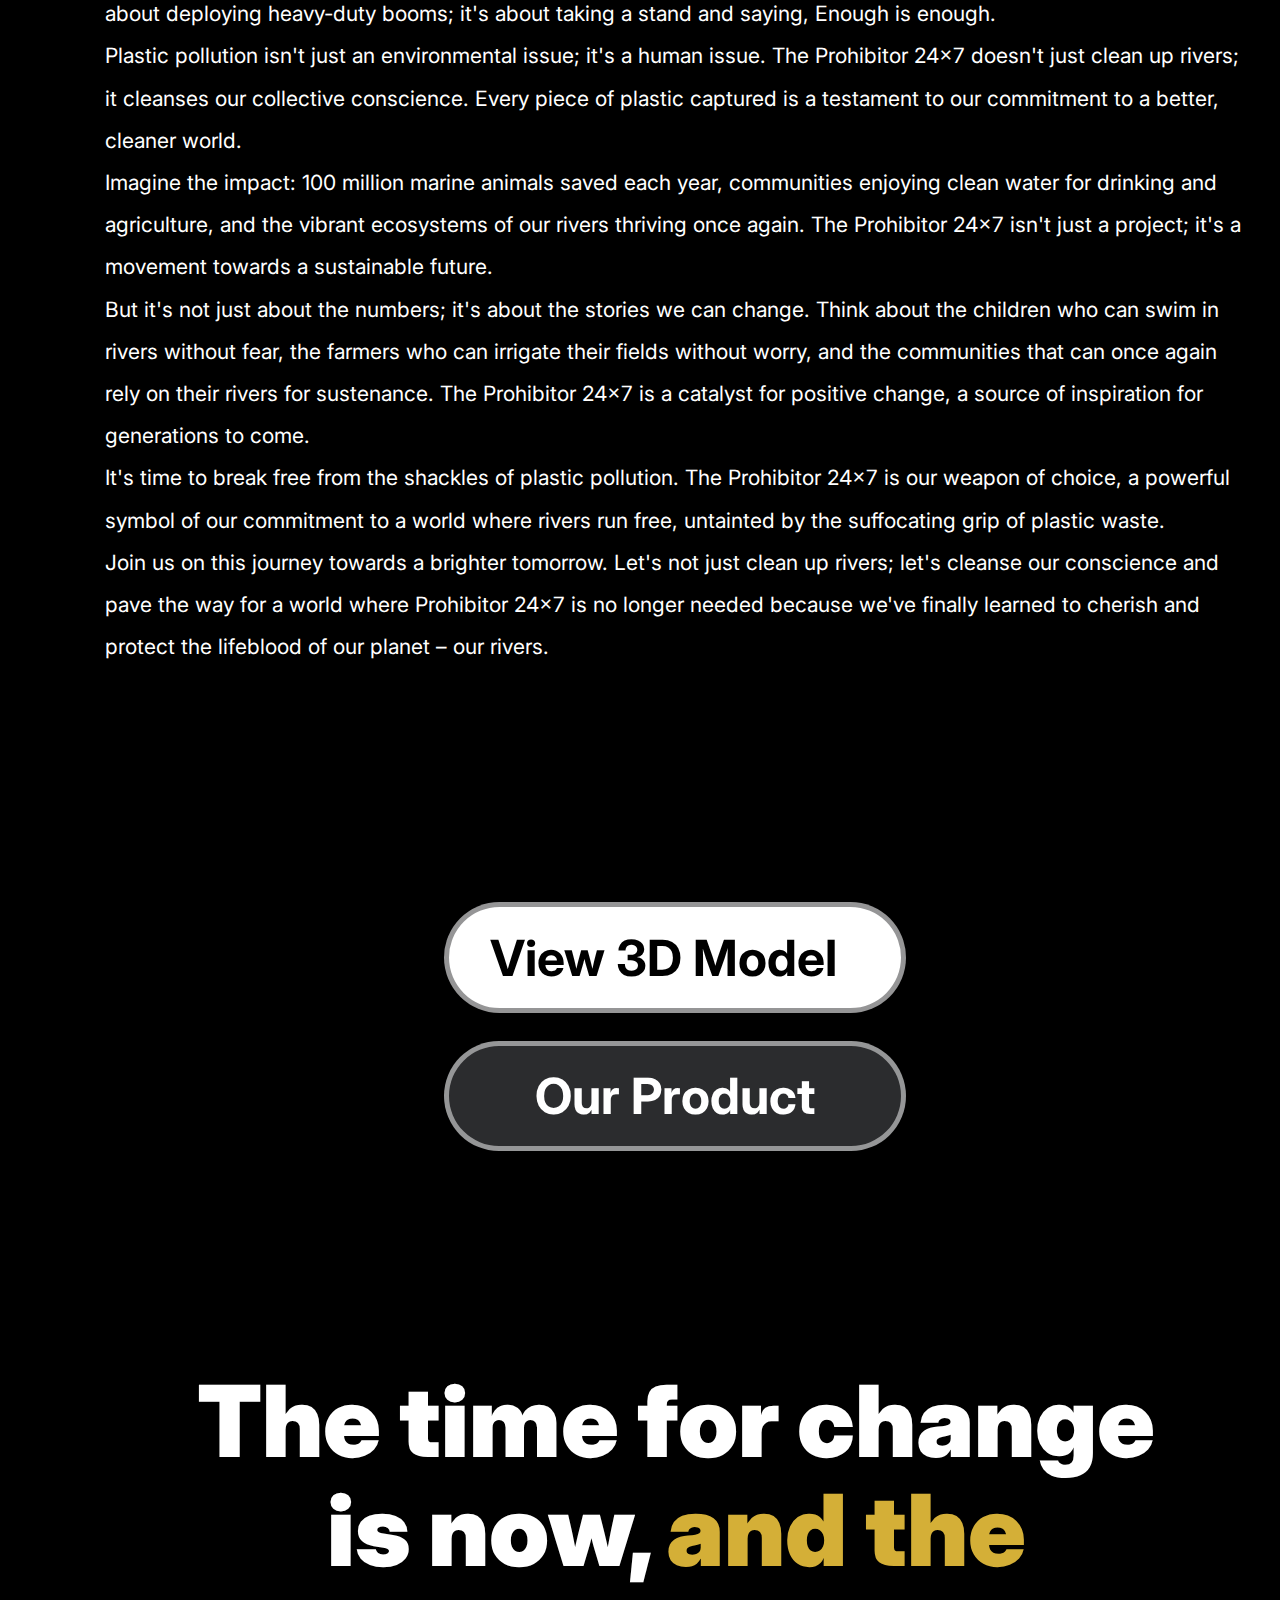
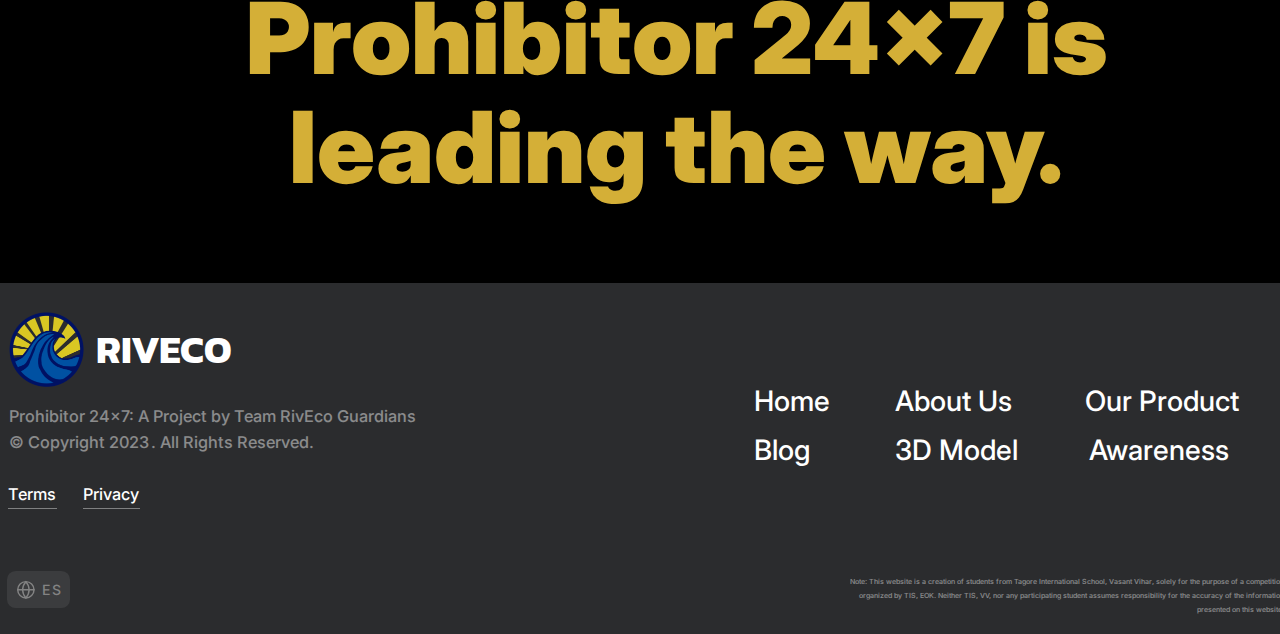
<file: Blog-3/blog_3.html>
<!DOCTYPE html>
<html>
  <head>
    <meta charset="utf-8" />
    <meta name="viewport" content="initial-scale=1, width=device-width" />

    <link rel="stylesheet" href="./global.css" />
    <link rel="stylesheet" href="./index.css" />
    <link
      rel="stylesheet"
      href="https://fonts.googleapis.com/css2?family=Inter:wght@400;500;700;800;900&display=swap"
    />
    <link
      rel="stylesheet"
      href="https://fonts.googleapis.com/css2?family=Kanit:wght@700&display=swap"
    />
  </head>
  <body>
    <div class="blog-3">
      <div class="main">
        <div class="conclusion">
          <div class="the-time-for-container">
            <span>The time for change is now,</span>
            <span class="and-the-prohibitor">
              and the Prohibitor 24×7 is leading the way.</span
            >
          </div>
        </div>
        <div class="buttons-sec">
          <div class="d-model-parent">
            <a class="d-model" href="../3D Model/3D Model.html">
              <b class="view-3d-model">View 3D Model</b>
            </a>
            <a class="d-model1" href="../Our Product/Our Product.html">
              <b class="our-product">Our Product</b>
            </a>
          </div>
        </div>
        <div class="blog-content">
          <div class="in-a-world-container">
            <p class="in-a-world">
              In a world where our rivers are drowning in plastic, it's time for
              a change. The Prohibitor 24×7, our revolutionary river cleanup
              project, is not just a solution – it's a beacon of hope for a
              cleaner, healthier future.
            </p>
            <p class="in-a-world">
              Picture this: a serene river winding through lush landscapes, a
              lifeline for countless communities and diverse ecosystems. Now,
              imagine this idyllic scene tarnished by the relentless flow of
              plastic waste, threatening life above and below the water's
              surface. It's a heartbreaking reality that demands our attention
              and action.
            </p>
          </div>
          <div class="the-prohibitor-247-container">
            <p class="in-a-world">
              The Prohibitor 24×7 isn't just a high-tech marvel; it's a promise
              to restore the heartbeat of our rivers. Rivers are more than
              waterways; they are lifelines for communities and habitats for
              countless species. The plastic invasion not only chokes the life
              out of these vital ecosystems but also poisons the water that
              sustains us all.
            </p>
            <p class="in-a-world">
              Our project is a rallying cry for change, a call to arms against
              the plastic tide that threatens our rivers. It's not just about
              deploying heavy-duty booms; it's about taking a stand and saying,
              Enough is enough.
            </p>
            <p class="in-a-world">
              Plastic pollution isn't just an environmental issue; it's a human
              issue. The Prohibitor 24×7 doesn't just clean up rivers; it
              cleanses our collective conscience. Every piece of plastic
              captured is a testament to our commitment to a better, cleaner
              world.
            </p>
            <p class="in-a-world">
              Imagine the impact: 100 million marine animals saved each year,
              communities enjoying clean water for drinking and agriculture, and
              the vibrant ecosystems of our rivers thriving once again. The
              Prohibitor 24×7 isn't just a project; it's a movement towards a
              sustainable future.
            </p>
            <p class="in-a-world">
              But it's not just about the numbers; it's about the stories we can
              change. Think about the children who can swim in rivers without
              fear, the farmers who can irrigate their fields without worry, and
              the communities that can once again rely on their rivers for
              sustenance. The Prohibitor 24×7 is a catalyst for positive change,
              a source of inspiration for generations to come.
            </p>
            <p class="in-a-world">
              It's time to break free from the shackles of plastic pollution.
              The Prohibitor 24×7 is our weapon of choice, a powerful symbol of
              our commitment to a world where rivers run free, untainted by the
              suffocating grip of plastic waste.
            </p>
            <p class="in-a-world">
              Join us on this journey towards a brighter tomorrow. Let's not
              just clean up rivers; let's cleanse our conscience and pave the
              way for a world where Prohibitor 24×7 is no longer needed because
              we've finally learned to cherish and protect the lifeblood of our
              planet – our rivers. 
            </p>
          </div>
          <img
            class="riverside-trash-heap-1"
            alt=""
            src="./public/riverside-trash-heap-1@2x.png"
          />
        </div>
        <div class="hero">
          <b class="prohibitor-247">Prohibitor 24×7</b>
          <b class="a-beacon-of"
            >A Beacon of Change in the Fight Against Plastic Pollution</b
          >
          <div class="welcome-bg">
            <div class="welcome-to-the-blog">
              <b class="welcome-to-the">Welcome To The Blog</b>
            </div>
          </div>
        </div>
      </div>
      <div class="footer">
        <div class="footer-inner">
          <div class="prohibitor-24x7-a">
            Prohibitor 24x7: A Project by Team RivEco Guardians
          </div>
          <div class="copyright-2023">© Copyright 2023</div>
          <div class="div">.</div>
          <div class="all-rights-reserved">All Rights Reserved.</div>
          <div class="list-item-link">
            <a class="terms" href="#">Terms</a>
          </div>
          <div class="list-item-link1">
            <a class="privacy" href="#">Privacy</a>
          </div>
          <div class="navigation-versin-en-espao">
            <div class="es">ES</div>
            <img class="svg-icon" alt="" src="./public/svg.svg" />
          </div>
          <div class="list-item">
            Note: This website is a creation of students from Tagore
            International School, Vasant Vihar, solely for the purpose of a
            competition organized by TIS, EOK. Neither TIS, VV, nor any
            participating student assumes responsibility for the accuracy of the
            information presented on this website.
          </div>
          <div class="logo">
            <b class="brand-name">RIVECO</b>
            <img class="colour-1-icon" alt="" src="./public/colour-1@2x.png" />
          </div>
          <div class="footer-links">
            <div class="d-model-group">
              <a class="d-model2" href="../3D Model/3D Model.html">3D Model</a>
              <a class="about-us" href="../Home/Home.html#about_us">About Us</a>
            </div>
            <a class="home" href="../Home/Home.html">Home</a>
            <a class="blog" href="../Blog/Blogs.html">Blog</a>
            <div class="our-product-parent">
              <a class="our-product1" href="../Our Product/Our Product.html">Our Product</a>
              <a class="awareness" href="../Awareness/Awareness.html">Awareness</a>
            </div>
          </div>
        </div>
      </div>
      <div class="header">
        <a class="nav-our-product" href="../Our Product/Our Product.html">
          <div class="our-product2">Our Product</div>
        </a>
        <a class="nav-link" href="../Awareness/Awareness.html">Awareness</a>
        <a class="nav-link1" href="../Blog/Blogs.html">Blog</a>
        <a class="nav-link2" href="../Home/Home.html">Home</a>
        <div class="logo1">
          <b class="brand-name">RIVECO</b>
          <img class="colour-1-icon" alt="" src="./public/colour-11@2x.png" />
        </div>
      </div>
    </div>
  </body>
</html>
</file>
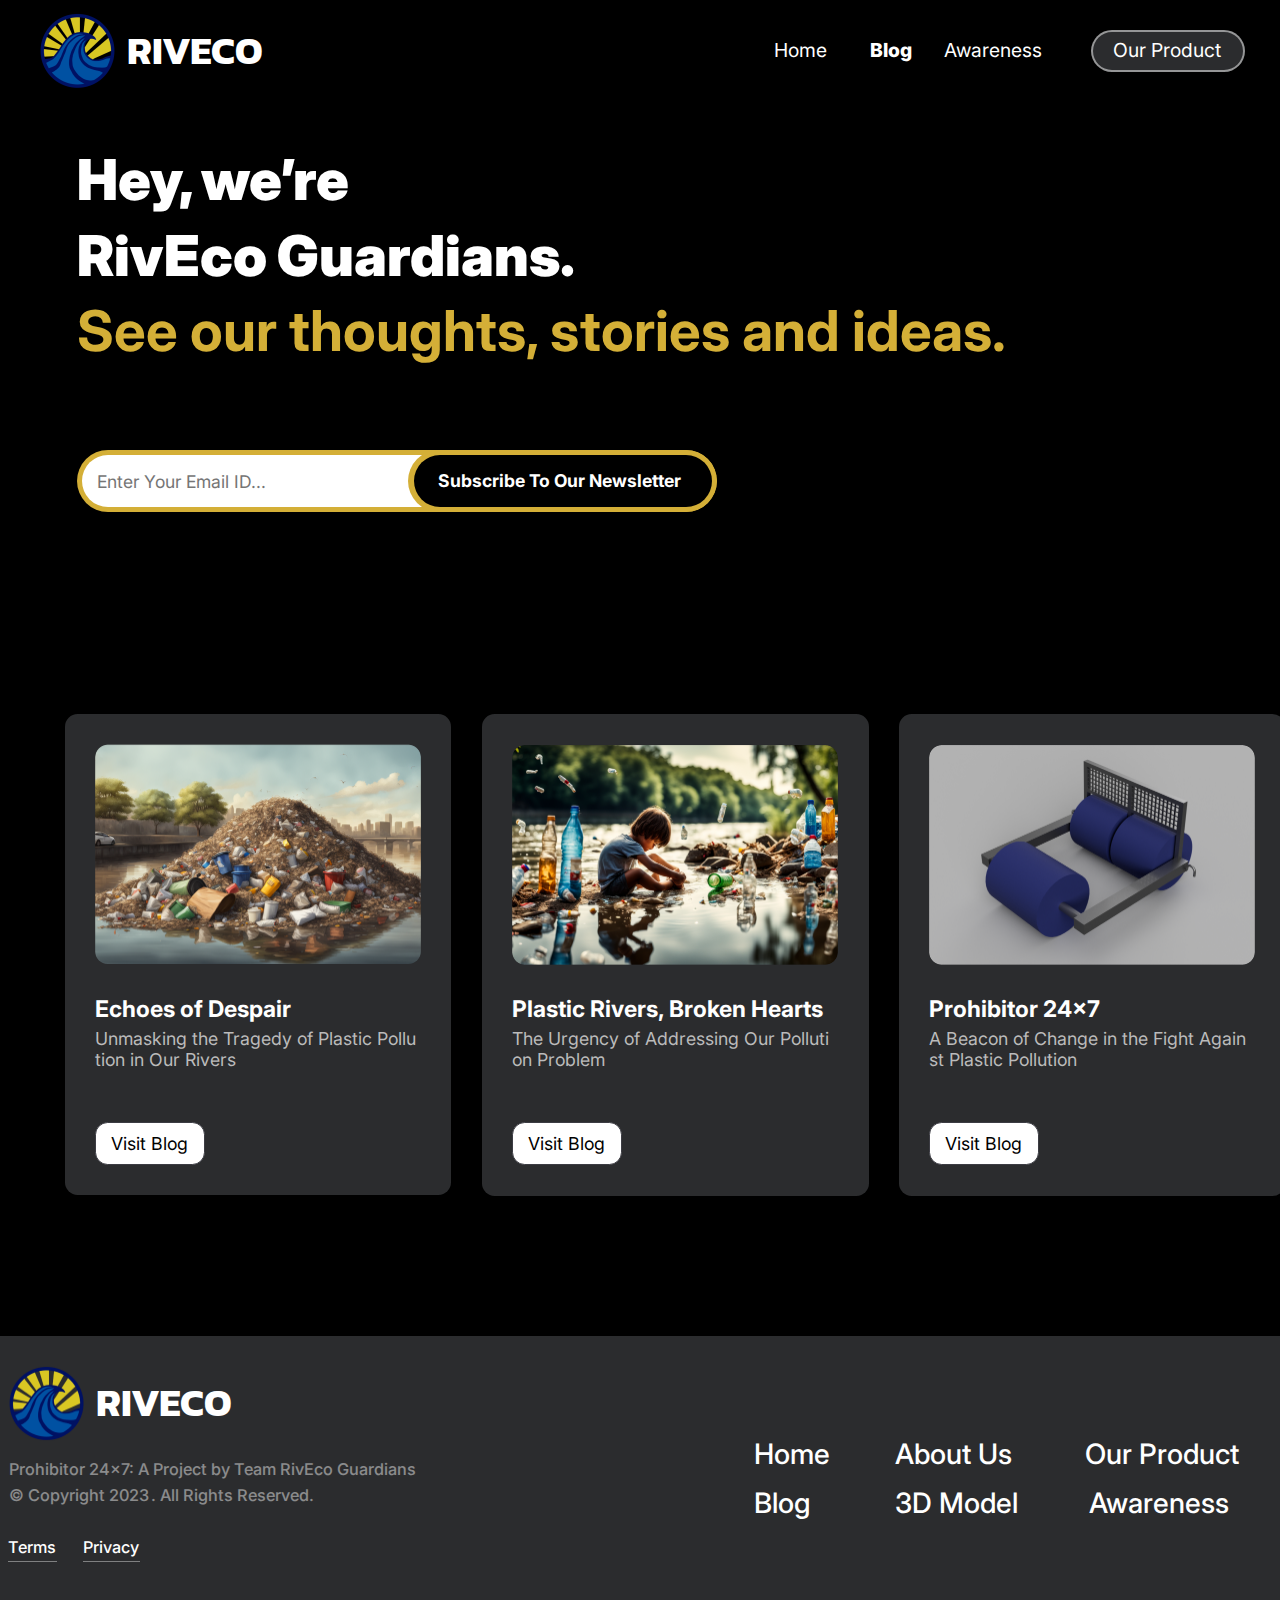
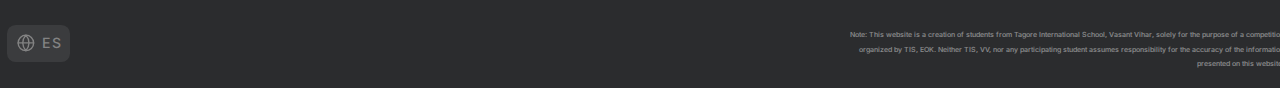
<file: Blog/Blogs.html>
<!DOCTYPE html>
<html>
  <head>
    <meta charset="utf-8" />
    <meta name="viewport" content="initial-scale=1, width=device-width" />

    <link rel="stylesheet" href="./global.css" />
    <link rel="stylesheet" href="./index.css" />
    <link
      rel="stylesheet"
      href="https://fonts.googleapis.com/css2?family=Inter:wght@400;500;700;800;900&display=swap"
    />
    <link
      rel="stylesheet"
      href="https://fonts.googleapis.com/css2?family=Kanit:wght@700&display=swap"
    />
    <link
      rel="stylesheet"
      href="https://fonts.googleapis.com/css2?family=Source Code Pro:wght@400&display=swap"
    />
  </head>
  <body>
    <div class="blog">
      <div class="footer">
        <div class="footer-inner">
          <div class="prohibitor-24x7-a">
            Prohibitor 24x7: A Project by Team RivEco Guardians
          </div>
          <div class="copyright-2023">© Copyright 2023</div>
          <div class="div">.</div>
          <div class="all-rights-reserved">All Rights Reserved.</div>
          <div class="list-item-link">
            <a class="terms" href="#">Terms</a>
          </div>
          <div class="list-item-link1">
            <a class="privacy" href="#">Privacy</a>
          </div>
          <div class="navigation-versin-en-espao">
            <div class="es">ES</div>
            <img class="svg-icon" alt="" src="./public/svg.svg" />
          </div>
          <div class="list-item">
            Note: This website is a creation of students from Tagore
            International School, Vasant Vihar, solely for the purpose of a
            competition organized by TIS, EOK. Neither TIS, VV, nor any
            participating student assumes responsibility for the accuracy of the
            information presented on this website.
          </div>
          <div class="logo">
            <b class="brand-name">RIVECO</b>
            <img class="colour-1-icon" alt="" src="./public/colour-1@2x.png" />
          </div>
          <div class="footer-links">
            <div class="d-model-parent">
              <a class="d-model" href="../3D Model/3D Model.html">3D Model</a>
              <a class="about-us" href="../Home/Home.html#about_us">About Us</a>
            </div>
            <a class="home" href="../Home/Home.html">Home</a>
            <a class="blog1" href="../Blog/Blogs.html">Blog</a>
            <div class="our-product-parent">
              <a class="our-product" href="../Our Product/Our Product.html">Our Product</a>
              <a class="awareness" href="../Awareness/Awareness.html">Awareness</a>
            </div>
          </div>
        </div>
      </div>
      <div class="main">
        <div class="blogs">
          <div class="blog-3">
            <div class="content">
              <img class="picture-icon" alt="" src="./public/picture@2x.png" />

              <div class="plastic-rivers-broken-hearts-parent">
                <b class="plastic-rivers-broken"
                  >Plastic Rivers, Broken Hearts</b
                >
                <div class="the-urgency-of-container">
                  <span class="the-urgency-of-container1">
                    <p class="the-urgency-of">
                      The Urgency of Addressing Our Pollution Problem
                    </p>
                    <p class="the-urgency-of">&nbsp;</p>
                    <p class="the-urgency-of"></p>
                  </span>
                </div>
              </div>
              <a class="tag" href="../Blog-2/blog_2.html">
                <div class="tag-or-button">Visit Blog</div>
              </a>
            </div>
          </div>
          <div class="blog-2">
            <div class="content">
              <img class="picture-icon" alt="" src="./public/picture1@2x.png" />

              <div class="plastic-rivers-broken-hearts-parent">
                <b class="prohibitor-247">Prohibitor 24×7</b>
                <div class="the-urgency-of-container">
                  <span class="the-urgency-of-container1">
                    <p class="the-urgency-of">
                      A Beacon of Change in the Fight Against Plastic Pollution
                    </p>
                    <p class="the-urgency-of">&nbsp;</p>
                    <p class="the-urgency-of"></p>
                  </span>
                </div>
              </div>
              <a class="tag" href="../Blog-3/blog_3.html">
                <div class="tag-or-button">Visit Blog</div>
              </a>
            </div>
          </div>
          <div class="blog-1">
            <div class="content">
              <img class="picture-icon" alt="" src="./public/picture2@2x.png" />

              <div class="plastic-rivers-broken-hearts-parent">
                <b class="echoes-of-despair">Echoes of Despair</b>
                <div class="the-urgency-of-container">
                  <span class="the-urgency-of-container1">
                    <p class="the-urgency-of">
                      Unmasking the Tragedy of Plastic Pollution in Our Rivers
                    </p>
                    <p class="the-urgency-of">&nbsp;</p>
                    <p class="the-urgency-of"></p>
                  </span>
                </div>
              </div>
              <a class="tag" href="../Blog-1/blog_1.html">
                <div class="tag-or-button">Visit Blog</div>
              </a>
            </div>
          </div>
        </div>
        <div class="hero-blog">
          <div class="titles">
            <b class="see-our-thoughts">See our thoughts, stories and ideas.</b>
            <div class="hey-were-riveco-container">
              <p class="the-urgency-of">Hey, we’re</p>
              <p class="the-urgency-of">RivEco Guardians.</p>
            </div>
          </div>
          <div class="subscribe-bg">
            <div class="subscribe">
              <input
                class="enter-your-email"
                type="email"
                placeholder="Enter Your Email ID..."
                outline="none"
              />
              
              <div class="subscrube-button">
                <div class="btn-bg">
                  <button class="btn-background"></button>
                  <b class="subscribe-to-our">Subscribe To Our Newsletter</b>
                </div>
              </div>
            </div>
          </div>
        </div>
      </div>
      <div class="header">
        <a class="nav-our-product" href="../Our Product/Our Product.html">
          <div class="our-product1">Our Product</div>
        </a>
        <a class="nav-link" href="../Awareness/Awareness.html">Awareness</a>
        <a class="nav-link1" href="../Blog/Blogs.html">Blog</a>
        <a class="nav-link2" href="../Home/Home.html">Home</a>
        <div class="logo1">
          <b class="brand-name">RIVECO</b>
          <img class="colour-1-icon" alt="" src="./public/colour-11@2x.png" />
        </div>
      </div>
    </div>
  </body>
</html>
</file>
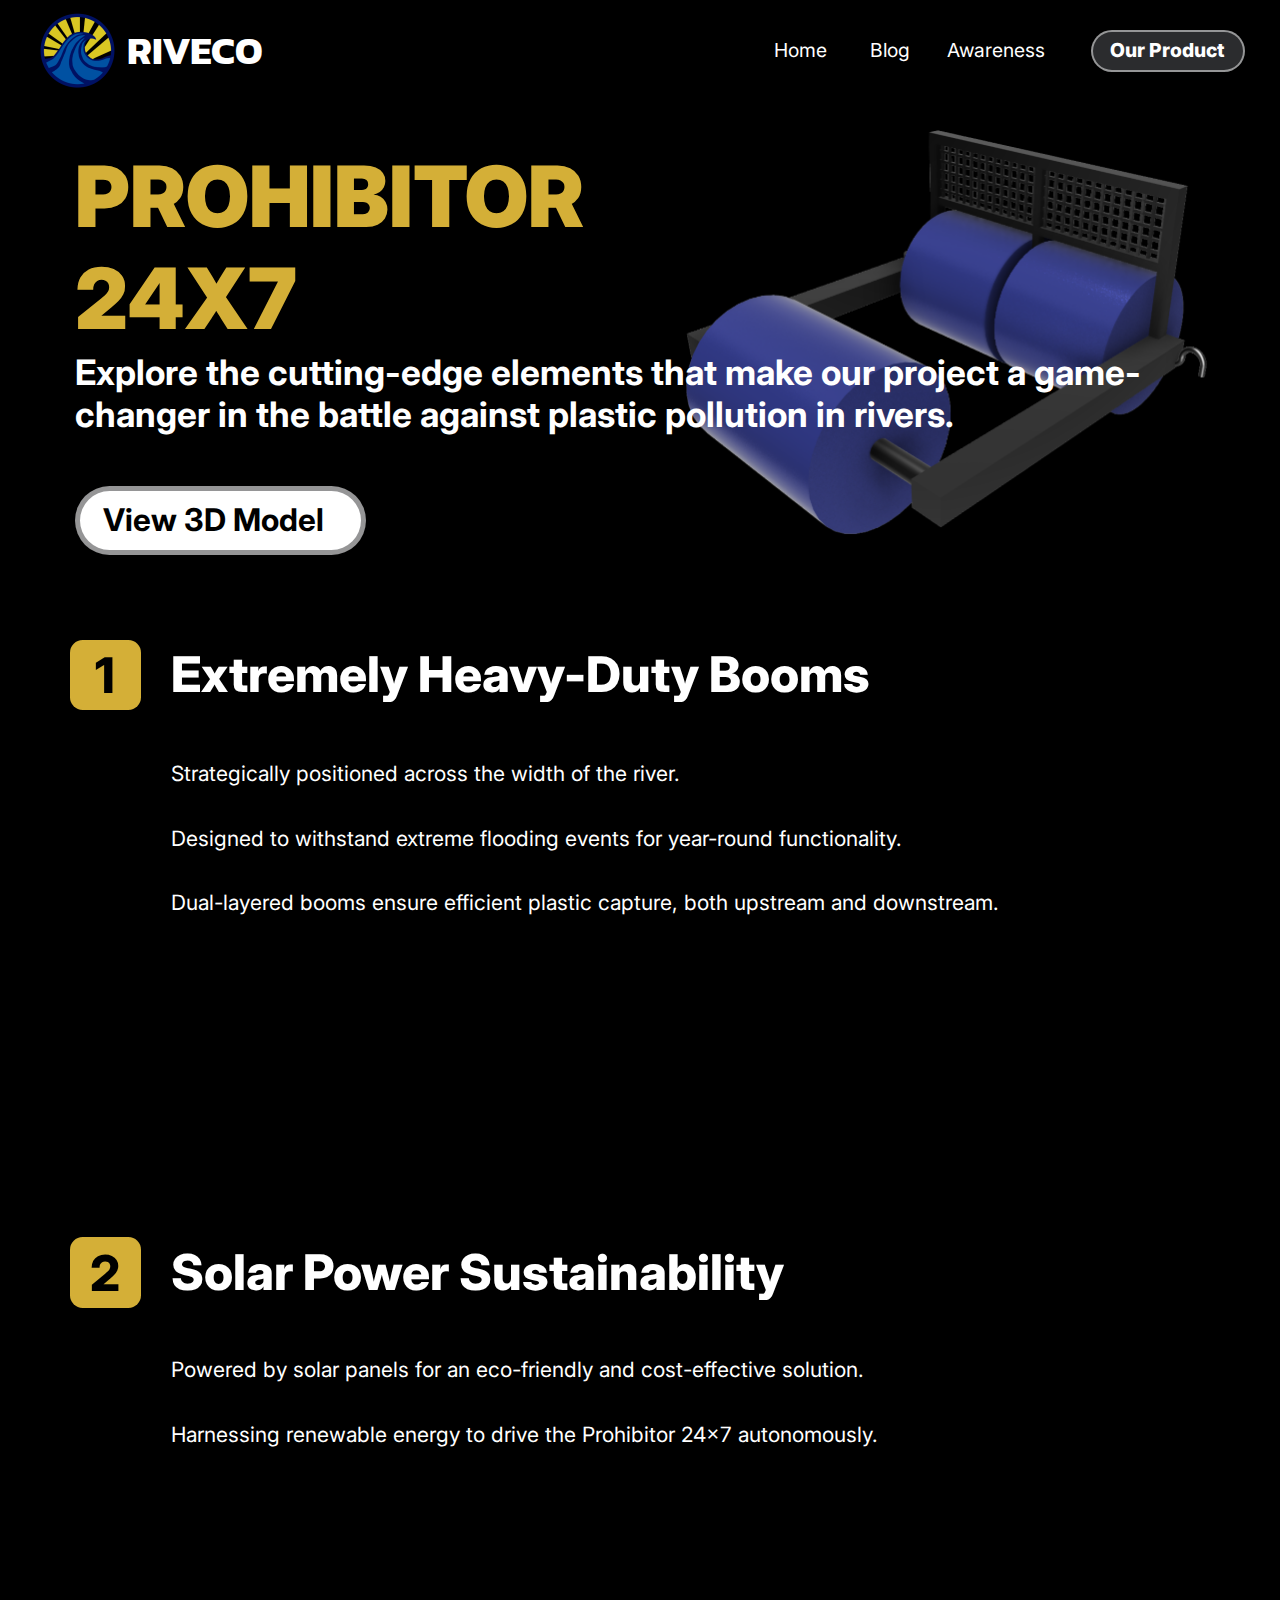
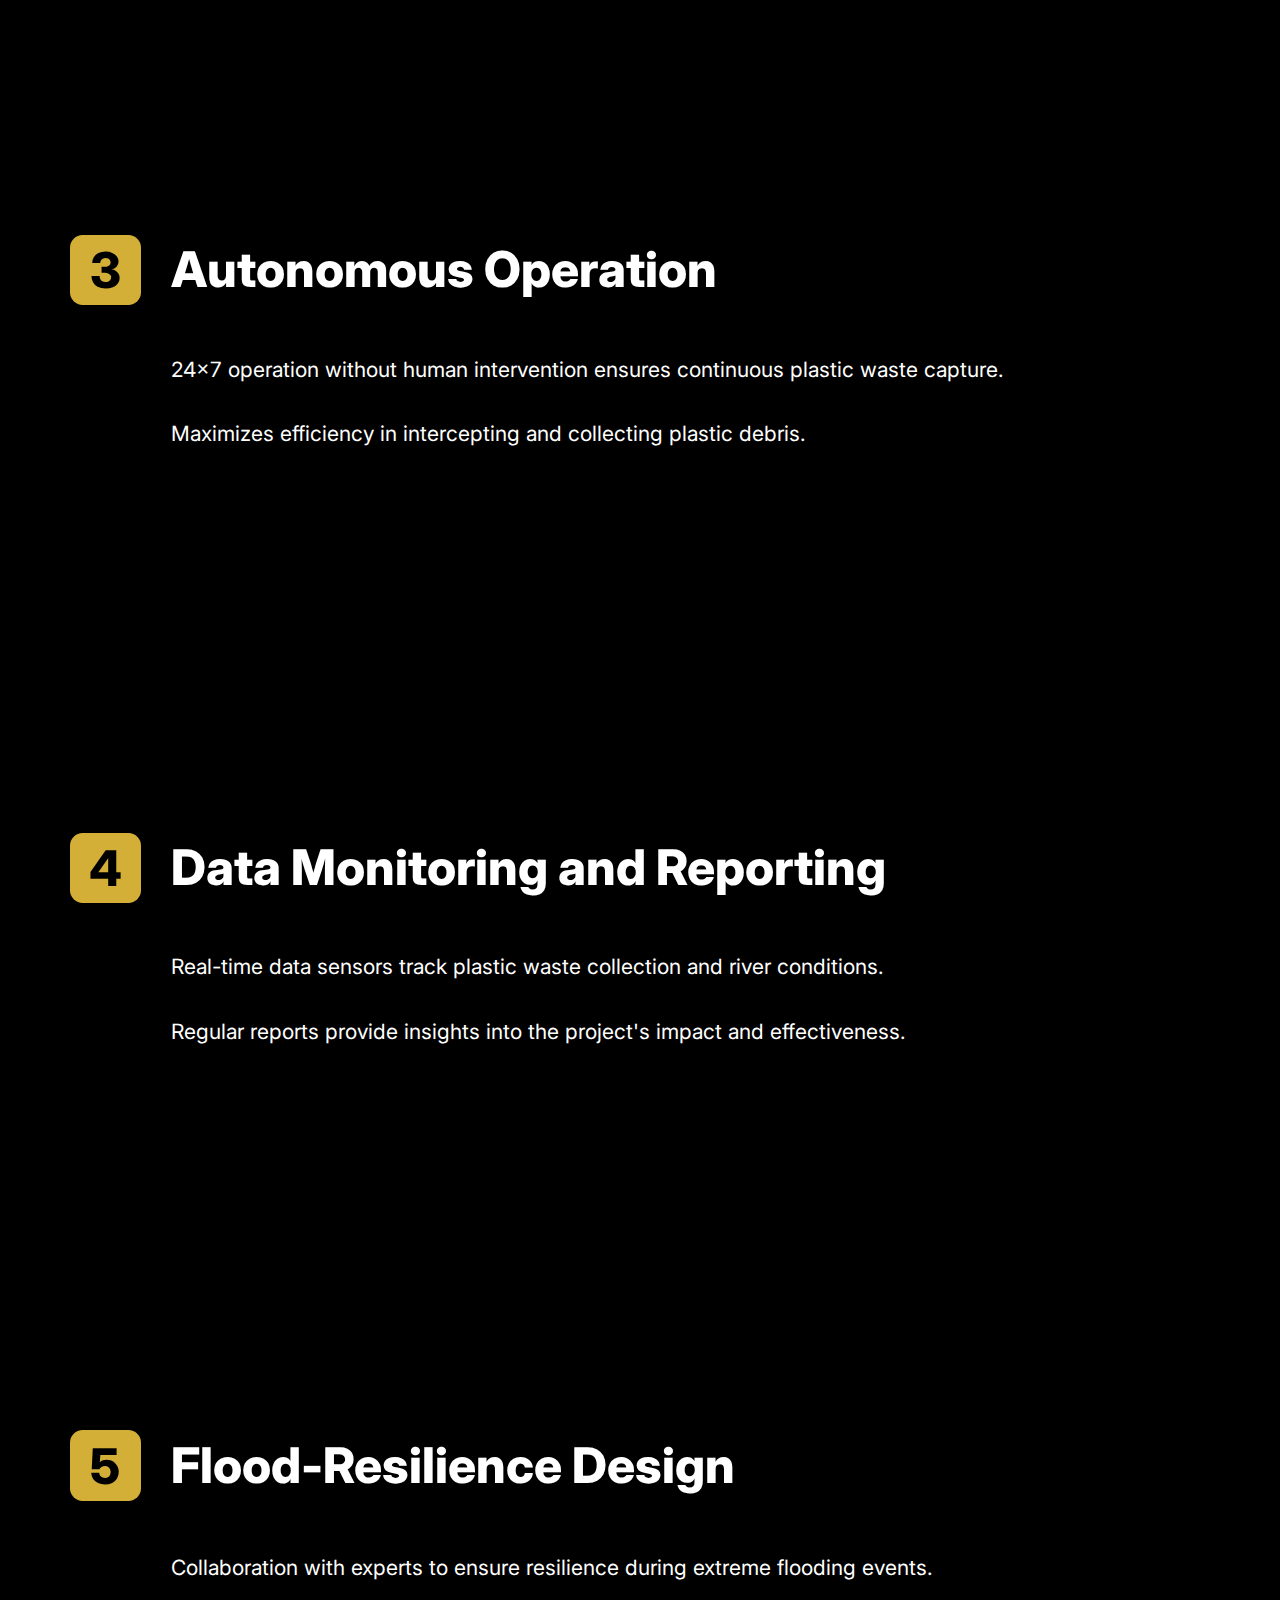
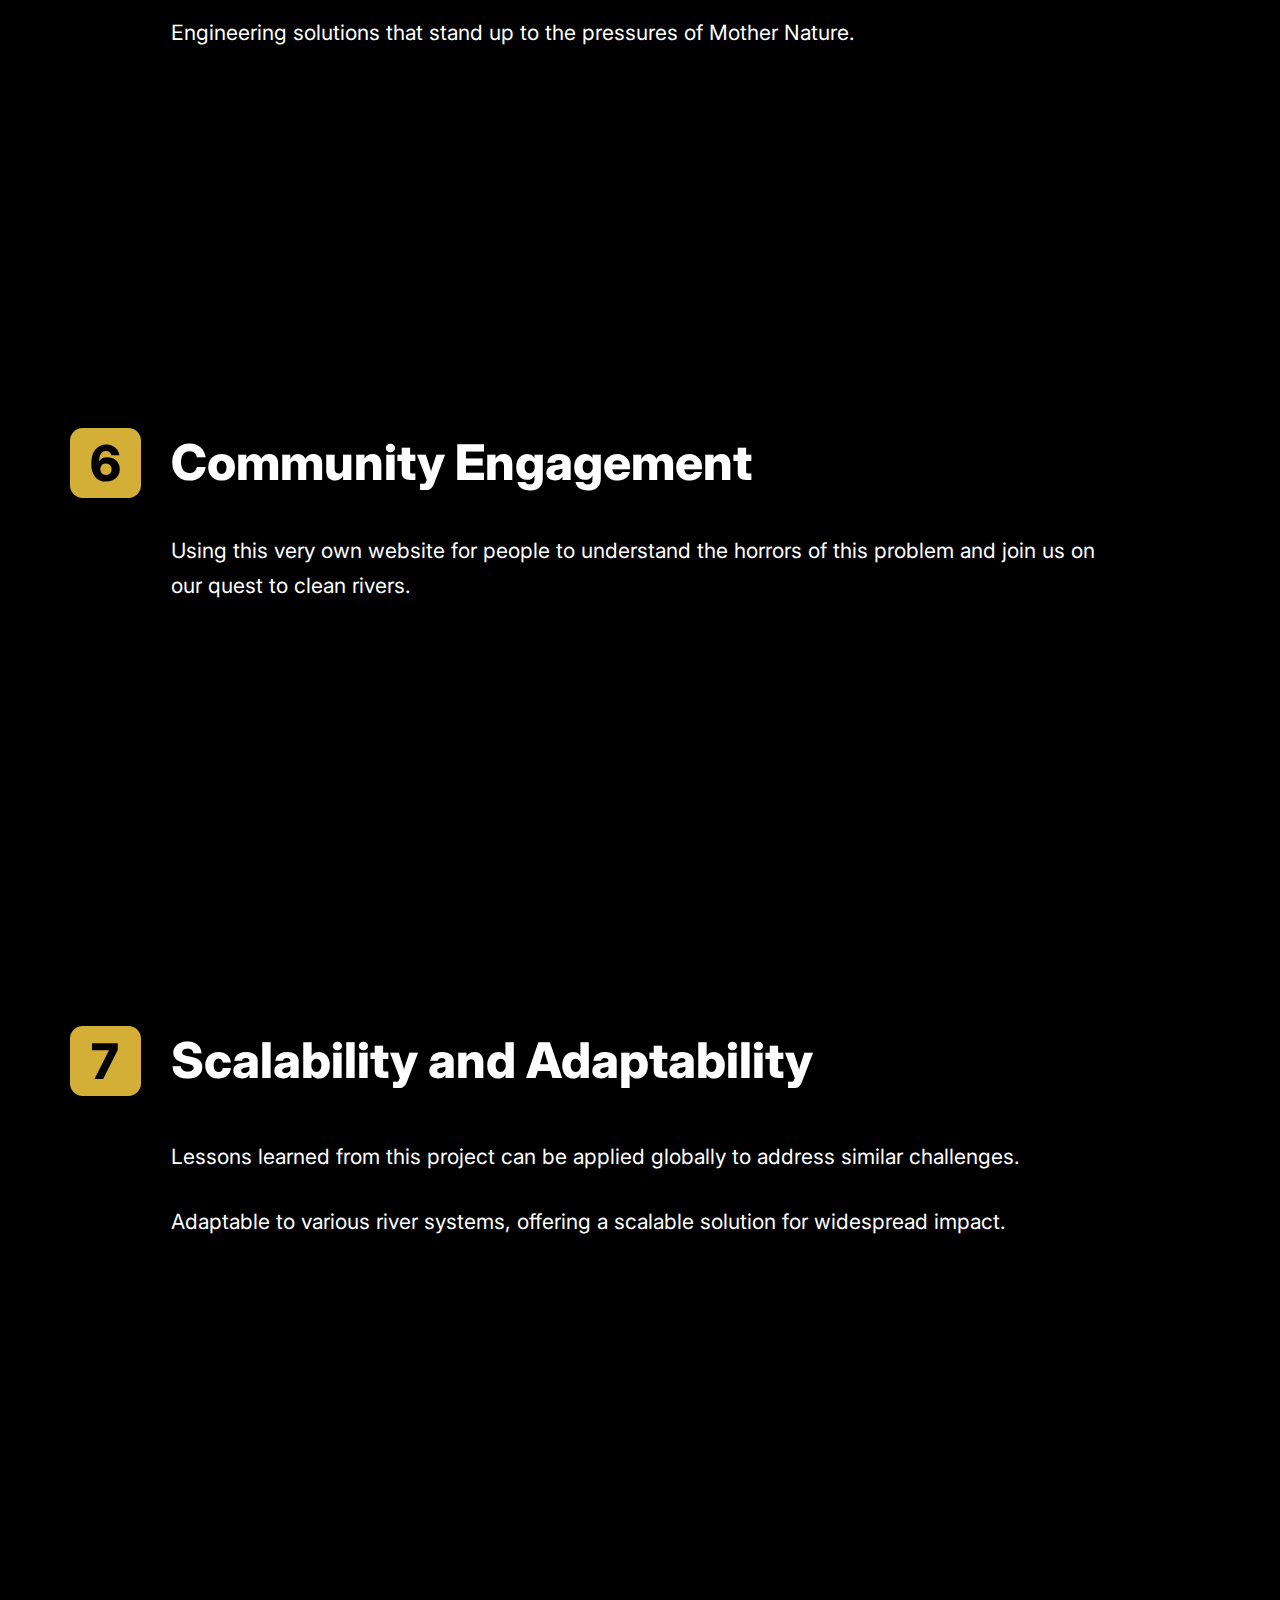
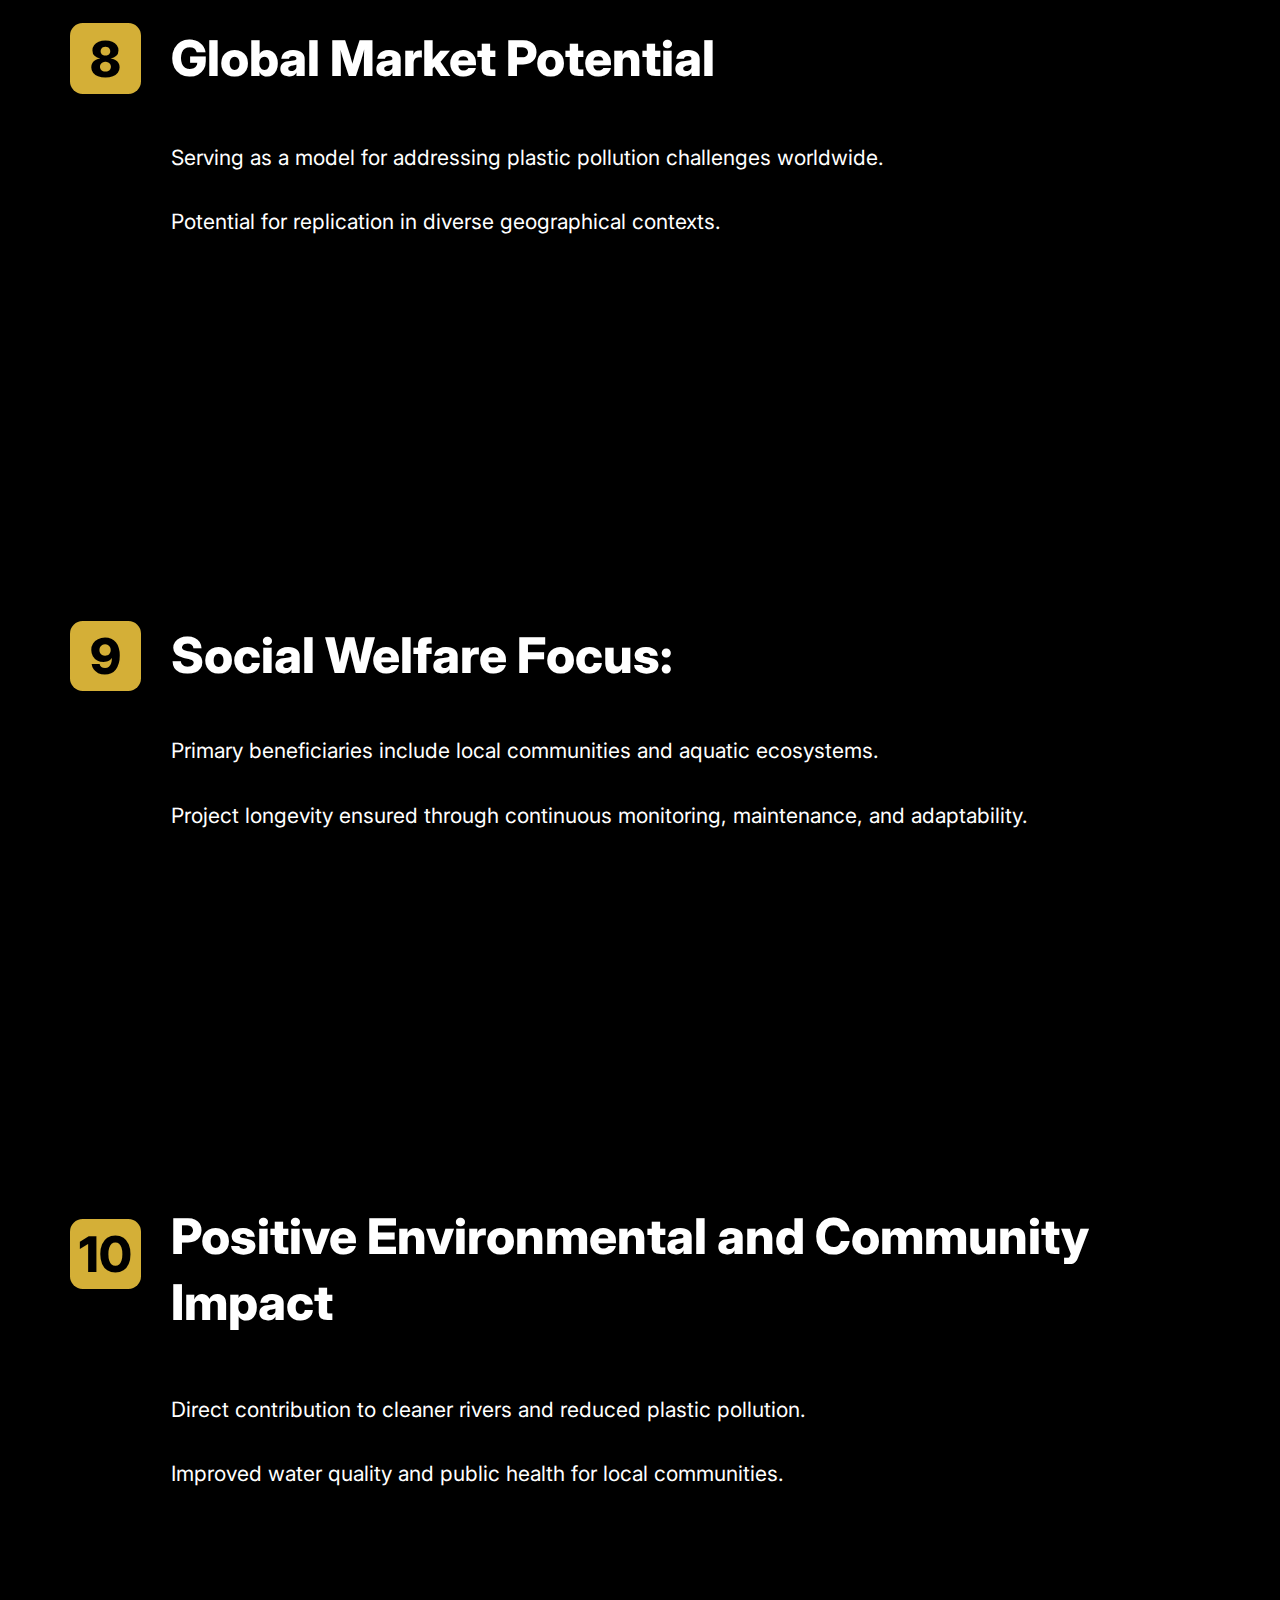
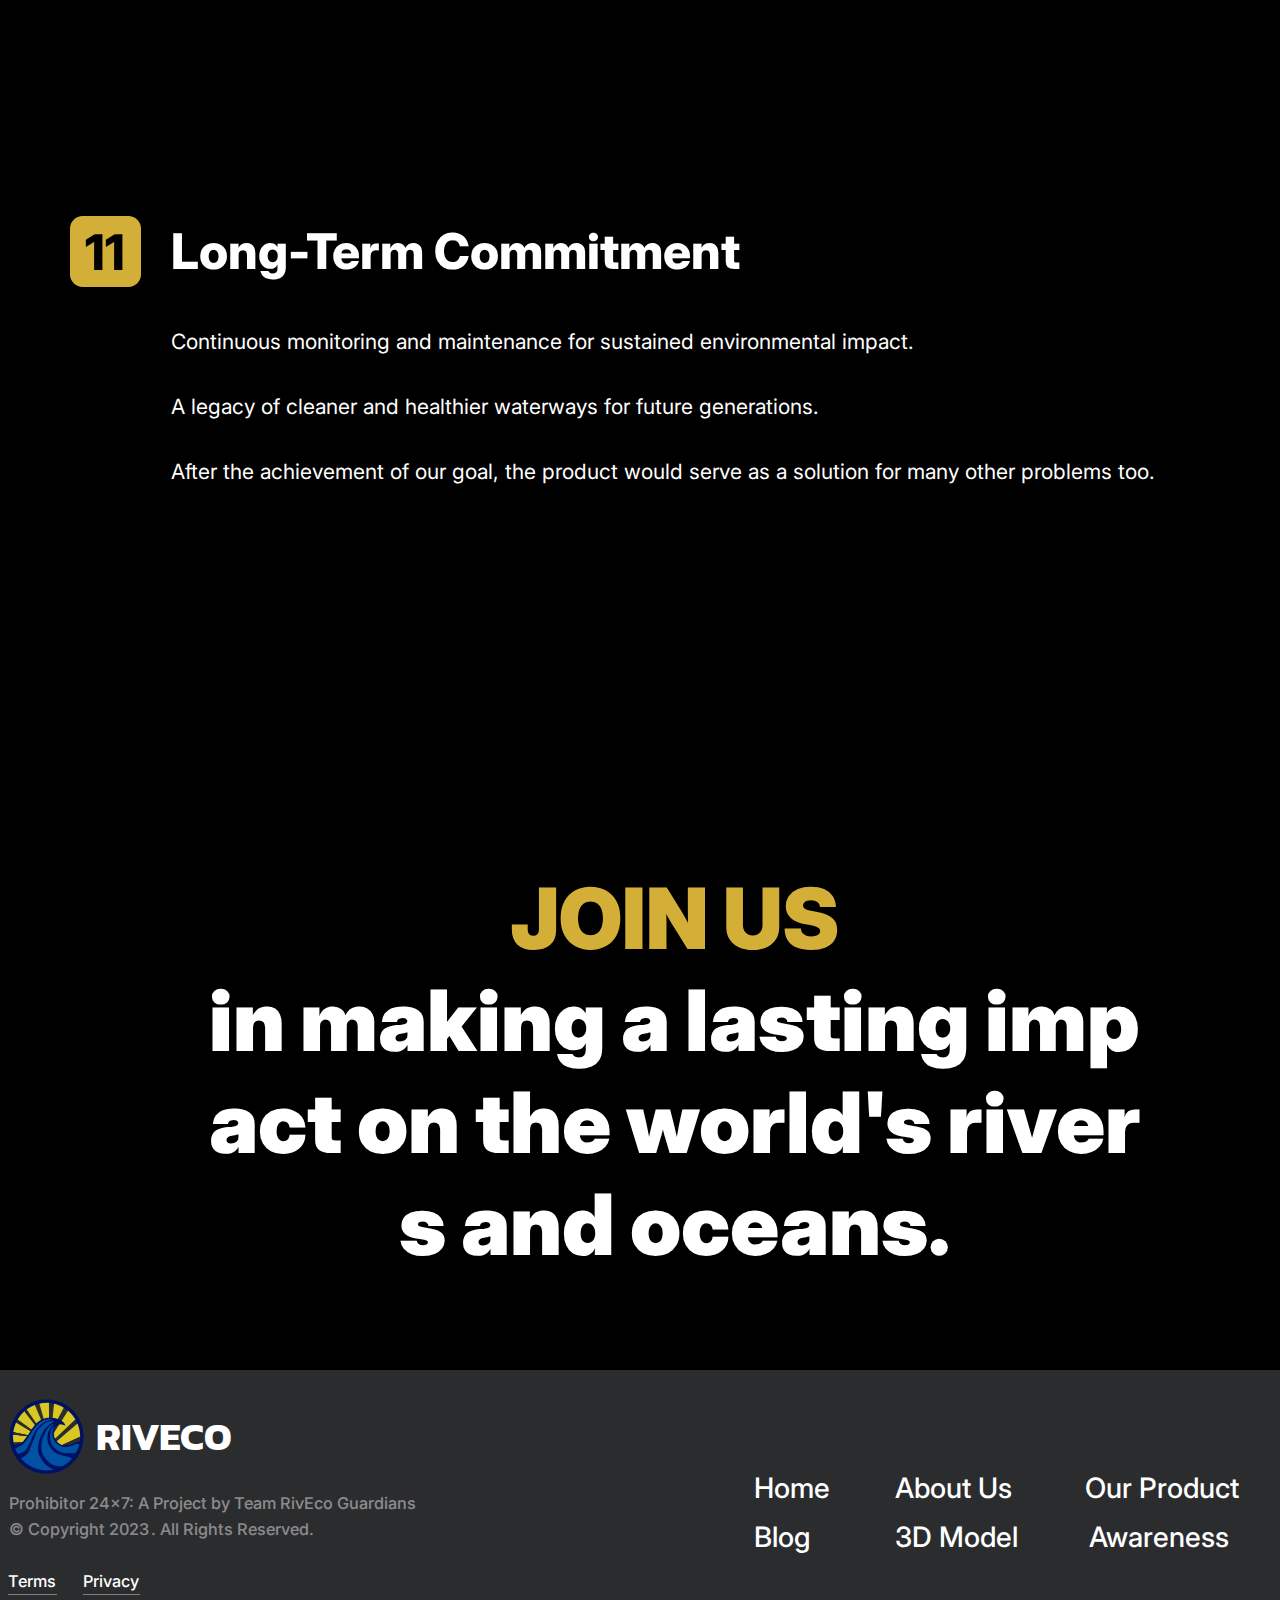
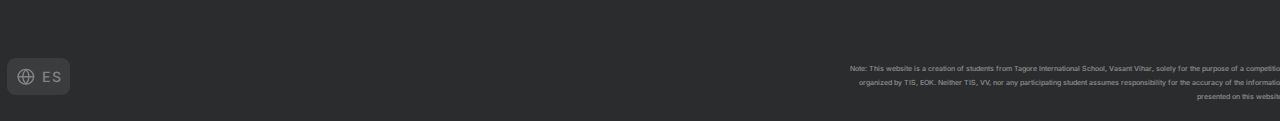
<file: Our Product/Our Product.html>
<!DOCTYPE html>
<html>
  <head>
    <meta charset="utf-8" />
    <meta name="viewport" content="initial-scale=1, width=device-width" />

    <link rel="stylesheet" href="./global.css" />
    <link rel="stylesheet" href="./index.css" />
    <link
      rel="stylesheet"
      href="https://fonts.googleapis.com/css2?family=Inter:wght@400;500;700;800;900&display=swap"
    />
    <link
      rel="stylesheet"
      href="https://fonts.googleapis.com/css2?family=Kanit:wght@700&display=swap"
    />
  </head>
  <body>
    <div class="our-product">
      <div class="main">
        <div class="conclusion">
          <div class="join-us-in-container">
            <span class="prohibitor-24x7-txt-container">
              <p class="join-us">
                <span class="join-us1">JOIN US</span>
                <span> </span>
              </p>
              <p class="join-us">
                in making a lasting impact on the world's rivers and oceans.
              </p>
            </span>
          </div>
        </div>
        <div class="content">
          <div class="feature-11">
            <div class="long-term-commitment">Long-Term Commitment</div>
            <div class="numbering">
              <div class="div">11</div>
            </div>
            <div class="continuous-monitoring-and-container">
              <span class="prohibitor-24x7-txt-container">
                <p class="join-us">
                  Continuous monitoring and maintenance for sustained
                  environmental impact.
                </p>
                <p class="join-us">
                  A legacy of cleaner and healthier waterways for future
                  generations.  
                </p>
                <p class="join-us">
                  After the achievement of our goal, the product would serve as
                  a solution for many other problems too.
                </p>
              </span>
            </div>
          </div>
          <div class="feature-10">
            <div class="positive-environmental-and">
              Positive Environmental and Community Impact
            </div>
            <div class="numbering">
              <div class="div1">10</div>
            </div>
            <div class="direct-contribution-to-container">
              <span class="prohibitor-24x7-txt-container">
                <p class="join-us">
                  Direct contribution to cleaner rivers and reduced plastic
                  pollution.
                </p>
                <p class="join-us">
                  Improved water quality and public health for local
                  communities.
                </p>
              </span>
            </div>
          </div>
          <div class="feature-9">
            <div class="long-term-commitment">Social Welfare Focus:</div>
            <div class="numbering">
              <div class="div2">9</div>
            </div>
            <div class="primary-beneficiaries-include-container">
              <span class="prohibitor-24x7-txt-container">
                <p class="join-us">
                  Primary beneficiaries include local communities and aquatic
                  ecosystems.
                </p>
                <p class="join-us">
                  Project longevity ensured through continuous monitoring,
                  maintenance, and adaptability.
                </p>
              </span>
            </div>
          </div>
          <div class="feature-8">
            <div class="long-term-commitment">Global Market Potential</div>
            <div class="numbering">
              <div class="div2">8</div>
            </div>
            <div class="serving-as-a-container">
              <span class="prohibitor-24x7-txt-container">
                <p class="join-us">
                  Serving as a model for addressing plastic pollution challenges
                  worldwide.
                </p>
                <p class="join-us">
                  Potential for replication in diverse geographical contexts.
                </p>
              </span>
            </div>
          </div>
          <div class="feature-7">
            <div class="long-term-commitment">Scalability and Adaptability</div>
            <div class="numbering">
              <div class="div2">7</div>
            </div>
            <div class="lessons-learned-from-container">
              <span class="prohibitor-24x7-txt-container">
                <p class="join-us">
                  Lessons learned from this project can be applied globally to
                  address similar challenges.
                </p>
                <p class="join-us">
                  Adaptable to various river systems, offering a scalable
                  solution for widespread impact.
                </p>
              </span>
            </div>
          </div>
          <div class="feature-6">
            <div class="long-term-commitment">Community Engagement</div>
            <div class="numbering">
              <div class="div2">6</div>
            </div>
            <div class="using-this-very">
              Using this very own website for people to understand the horrors
              of this problem and join us on our quest to clean rivers.
            </div>
          </div>
          <div class="feature-5">
            <div class="long-term-commitment">Flood-Resilience Design</div>
            <div class="numbering">
              <div class="div2">5</div>
            </div>
            <div class="collaboration-with-experts-container">
              <span class="prohibitor-24x7-txt-container">
                <p class="join-us">
                  Collaboration with experts to ensure resilience during extreme
                  flooding events.
                </p>
                <p class="join-us">
                  Engineering solutions that stand up to the pressures of Mother
                  Nature.
                </p>
              </span>
            </div>
          </div>
          <div class="feature-4">
            <div class="data-monitoring-and">Data Monitoring and Reporting</div>
            <div class="numbering">
              <div class="div2">4</div>
            </div>
            <div class="serving-as-a-container">
              <span class="prohibitor-24x7-txt-container">
                <p class="join-us">
                  Real-time data sensors track plastic waste collection and
                  river conditions.
                </p>
                <p class="join-us">
                  Regular reports provide insights into the project's impact and
                  effectiveness.
                </p>
              </span>
            </div>
          </div>
          <div class="feature-3">
            <div class="long-term-commitment">Autonomous Operation</div>
            <div class="numbering">
              <div class="div2">3</div>
            </div>
            <div class="operation-without-human-container">
              <span class="prohibitor-24x7-txt-container">
                <p class="join-us">
                  24×7 operation without human intervention ensures continuous
                  plastic waste capture.
                </p>
                <p class="join-us">
                  Maximizes efficiency in intercepting and collecting plastic
                  debris.
                </p>
              </span>
            </div>
          </div>
          <div class="feature-2">
            <div class="long-term-commitment">Solar Power Sustainability</div>
            <div class="numbering">
              <div class="div2">2</div>
            </div>
            <div class="powered-by-solar-container">
              <span class="prohibitor-24x7-txt-container">
                <p class="join-us">
                  Powered by solar panels for an eco-friendly and cost-effective
                  solution.
                </p>
                <p class="join-us">
                  Harnessing renewable energy to drive the Prohibitor 24×7
                  autonomously.
                </p>
              </span>
            </div>
          </div>
          <div class="feature-1">
            <div class="strategically-positioned-acros-container">
              <span class="prohibitor-24x7-txt-container">
                <p class="join-us">
                  Strategically positioned across the width of the river.
                </p>
                <p class="join-us">
                  Designed to withstand extreme flooding events for year-round
                  functionality.
                </p>
                <p class="join-us">
                  Dual-layered booms ensure efficient plastic capture, both
                  upstream and downstream.
                </p>
              </span>
            </div>
            <div class="long-term-commitment">Extremely Heavy-Duty Booms</div>
            <div class="numbering">
              <div class="div2">1</div>
            </div>
          </div>
        </div>
        <div class="hero">
          <img
            class="smg-smg-tarrsnsnsn-1"
            alt=""
            src="./public/smg-smg-tarrsnsnsn-1@2x.png"
          />

          <div class="prohibitor-24x7">
            <span class="prohibitor-24x7-txt-container">
              <p class="join-us">PROHIBITOR</p>
              <p class="join-us">24X7</p>
            </span>
          </div>
          <b class="explore-the-cutting-edge"
            >Explore the cutting-edge elements that make our project a
            game-changer in the battle against plastic pollution in rivers.</b
          >
          <a class="d-model" href="../3D Model/3D Model.html">
            <b class="view-3d-model">View 3D Model</b>
          </a>
        </div>
      </div>
      <div class="header">
        <a class="nav-our-product" href="../Our Product/Our Product.html">
          <div class="our-product1">Our Product</div>
        </a>
        <a class="nav-link" href="../Awareness/Awareness.html">Awareness</a>
        <a class="nav-link1" href="../Blog/Blogs.html">Blog</a>
        <a class="nav-link2" href="../Home/Home.html">Home</a>
        <div class="logo">
          <b class="brand-name">RIVECO</b>
          <img class="colour-1-icon" alt="" src="./public/colour-1@2x.png" />
        </div>
      </div>
      <div class="footer">
        <div class="footer-inner">
          <div class="prohibitor-24x7-a">
            Prohibitor 24x7: A Project by Team RivEco Guardians
          </div>
          <div class="copyright-2023">© Copyright 2023</div>
          <div class="div11">.</div>
          <div class="all-rights-reserved">All Rights Reserved.</div>
          <div class="list-item-link">
            <a class="terms" href="#">Terms</a>
          </div>
          <div class="list-item-link1">
            <a class="privacy" href="#">Privacy</a>
          </div>
          <div class="navigation-versin-en-espao">
            <div class="es">ES</div>
            <img class="svg-icon" alt="" src="./public/svg.svg" />
          </div>
          <div class="list-item">
            Note: This website is a creation of students from Tagore
            International School, Vasant Vihar, solely for the purpose of a
            competition organized by TIS, EOK. Neither TIS, VV, nor any
            participating student assumes responsibility for the accuracy of the
            information presented on this website.
          </div>
          <div class="logo1">
            <b class="brand-name">RIVECO</b>
            <img class="colour-1-icon" alt="" src="./public/colour-11@2x.png" />
          </div>
          <div class="footer-links">
            <div class="d-model-parent">
              <a class="d-model1" href="../3D Model/3D Model.html">3D Model</a>
              <a class="about-us" href="../Home/Home.html#about_us">About Us</a>
            </div>
            <a class="home" href="../Home/Home.html">Home</a>
            <a class="blog" href="../Blog/Blogs.html">Blog</a>
            <div class="our-product-parent">
              <a class="our-product2" href="../Our Product/Our Product.html">Our Product</a>
              <a class="awareness" href="../Awareness/Awareness.html">Awareness</a>
            </div>
          </div>
        </div>
      </div>
    </div>
  </body>
</html>
</file>
<file: Awareness/global.css>
body {
  margin: 0;
  line-height: normal;
}

:root {
  /* fonts */
  --font-inter: Inter;
  --font-kanit: Kanit;

  /* font sizes */
  --font-size-9xl-1: 28.1px;
  --font-size-19xl-7: 38.7px;
  --font-size-base-3: 16.3px;
  --font-size-lgi-4: 19.4px;
  --font-size-2xl-1: 21.1px;

  /* Colors */
  --color-black: #000;
  --color-darkslategray: #2b2c2e;
  --color-white: #fff;
  --color-gray-100: rgba(255, 255, 255, 0.4);
  --color-goldenrod: #d4af37;

  /* Border radiuses */
  --br-smi-7: 12.7px;
  --br-87xl-6: 106.6px;
}
</file>
<file: Awareness/index.css>
.post-2-child,
.whatsapp-1-icon {
  position: absolute;
  object-fit: cover;
}
.post-2-child {
  top: 0;
  left: 0;
  border-radius: 12.66px;
  width: 421.88px;
  height: 421.88px;
}
.whatsapp-1-icon {
  top: calc(50% - 19.28px);
  left: calc(50% - 19.58px);
  width: 38.5px;
  height: 38.5px;
}
.copy-bg,
.share-on-whatsapp {
  position: absolute;
  border-radius: var(--br-87xl-6);
}
.share-on-whatsapp {
  cursor: pointer;
  border: 0;
  padding: 0;
  background-color: var(--color-darkslategray);
  top: 53.89px;
  right: 0;
  width: 44.42px;
  height: 44.42px;
}
.copy-bg {
  top: calc(50% - 18.96px);
  left: calc(50% - 19.58px);
  background-color: var(--color-white);
  width: 38.5px;
  height: 38.5px;
}
.copy-icon {
  position: absolute;
  top: calc(50% - 12.96px);
  left: calc(50% - 13.58px);
  width: 26.65px;
  height: 26.65px;
  object-fit: cover;
}
.copy-link,
.download-bg {
  position: absolute;
  border-radius: var(--br-87xl-6);
}
.copy-link {
  cursor: pointer;
  border: 0;
  padding: 0;
  background-color: var(--color-goldenrod);
  top: 107.58px;
  right: 0;
  width: 44.42px;
  height: 44.42px;
}
.download-bg {
  top: calc(50% - 19.25px);
  left: calc(50% - 19.25px);
  background-color: var(--color-white);
  width: 38.5px;
  height: 38.5px;
}
.download-icon {
  position: absolute;
  top: calc(50% - 13.38px);
  left: calc(50% - 13.58px);
  width: 26.65px;
  height: 26.65px;
  object-fit: cover;
}
.download,
.post-buttons {
  position: absolute;
  width: 44.42px;
}
.download {
  cursor: pointer;
  border: 0;
  padding: 0;
  background-color: var(--color-goldenrod);
  top: 0;
  right: 0;
  border-radius: var(--br-87xl-6);
  height: 44.42px;
}
.post-buttons {
  top: 270.38px;
  right: -0.3px;
  height: 152px;
}
.post-2 {
  position: absolute;
  top: calc(50% - 210.94px);
  left: 726.33px;
  width: 483.17px;
  height: 422px;
}
.post-buttons1 {
  position: absolute;
  top: 270.38px;
  right: 0;
  width: 44.42px;
  height: 152px;
}
.post-1 {
  position: absolute;
  top: calc(50% - 210.94px);
  left: 140.63px;
  width: 483.17px;
  height: 422px;
}
.info-sec-5 {
  position: absolute;
  top: 3026.95px;
  left: 0;
  width: 1350px;
  height: 597.66px;
  overflow: hidden;
}
.post-buttons2,
.post-buttons3 {
  position: absolute;
  top: 270.03px;
  right: 0.41px;
  width: 44.42px;
  height: 152px;
}
.post-buttons3 {
  right: -0.3px;
}
.info-sec-4 {
  position: absolute;
  top: 2429.3px;
  left: 0.7px;
  width: 1350px;
  height: 597.66px;
  overflow: hidden;
}
.post-buttons4,
.post-buttons5 {
  position: absolute;
  top: 269.69px;
  right: -0.3px;
  width: 44.42px;
  height: 152px;
}
.post-buttons5 {
  right: 0;
}
.info-sec-3 {
  position: absolute;
  top: 1831.64px;
  left: 0;
  width: 1350px;
  height: 597.66px;
  overflow: hidden;
}
.post-buttons6,
.post-buttons7 {
  position: absolute;
  top: 270.34px;
  right: 0.41px;
  width: 44.42px;
  height: 152px;
}
.post-buttons7 {
  right: -0.3px;
}
.info-sec-2 {
  position: absolute;
  top: 1233.98px;
  left: 0.7px;
  width: 1350px;
  height: 597.66px;
  overflow: hidden;
}
.post-buttons8,
.post-buttons9 {
  position: absolute;
  top: 270px;
  right: -0.3px;
  width: 44.42px;
  height: 152px;
}
.post-buttons9 {
  right: 0;
}
.info-sec-1 {
  position: absolute;
  top: 636.33px;
  left: 0;
  width: 1350px;
  height: 597.66px;
  overflow: hidden;
}
.stay-aware {
  margin: 0;
}
.stay-alive {
  margin: 0;
  color: var(--color-goldenrod);
}
.stay-aware-stay-container1 {
  line-break: anywhere;
  width: 100%;
}
.stay-aware-stay-container {
  position: absolute;
  top: 8.44px;
  left: calc(50% - 415.55px);
  line-height: 144.23px;
  font-weight: 800;
  display: flex;
  align-items: center;
  width: 831.09px;
  height: 298.41px;
}
.robert-swan,
.the-greatest-threat {
  position: absolute;
  top: 13.36px;
  left: 141.33px;
  line-height: 26.07px;
  font-weight: 500;
  display: flex;
  align-items: center;
  width: 276.33px;
  height: 75.94px;
}
.robert-swan {
  top: 98.44px;
  left: 269.3px;
  color: rgba(0, 0, 0, 0.7);
  width: 148.36px;
  height: 20.39px;
}
.robert-swan-1 {
  position: absolute;
  top: calc(50% - 52.73px);
  left: 19.69px;
  border-radius: 52.73px;
  width: 105.47px;
  height: 105.47px;
  object-fit: cover;
}
.quote {
  position: absolute;
  top: 333.28px;
  left: calc(50% - 222.89px);
  border-radius: 12.66px;
  background-color: var(--color-white);
  width: 446.48px;
  height: 132.19px;
  text-align: right;
  font-size: 21.09px;
  color: var(--color-black);
}
.hero-awareness,
.main {
  position: absolute;
  top: 0;
  left: 0;
  width: 1350px;
  height: 636.33px;
  overflow: hidden;
}
.main {
  top: 101.95px;
  height: 3624.61px;
}
.our-product {
  position: absolute;
  top: calc(50% - 11.6px);
  left: calc(50% - 55.55px);
  line-height: 25.82px;
  display: flex;
  align-items: center;
  width: 111.8px;
  height: 22.5px;
}
.nav-our-product {
  text-decoration: none;
  position: absolute;
  top: 29.53px;
  right: 70.31px;
  border-radius: 21.52px;
  background-color: var(--color-darkslategray);
  border: 2.8px solid rgba(255, 255, 255, 0.5);
  box-sizing: border-box;
  width: 153.28px;
  height: 42.89px;
  color: inherit;
}
.nav-link,
.nav-link1 {
  text-decoration: none;
  top: 39.38px;
  line-height: 43.03px;
  color: inherit;
  height: 22.5px;
}
.nav-link {
  position: absolute;
  right: 261.56px;
  font-weight: 800;
  display: flex;
  align-items: center;
  width: 108.28px;
}
.nav-link1 {
  right: 402.19px;
  width: 42.89px;
}
.brand-name,
.nav-link1,
.nav-link2 {
  position: absolute;
  display: flex;
  align-items: center;
}
.nav-link2 {
  text-decoration: none;
  top: 39.38px;
  right: 483.05px;
  line-height: 43.03px;
  color: inherit;
  width: 58.36px;
  height: 22.5px;
}
.brand-name {
  top: 20.39px;
  right: 0;
  line-height: 83.37px;
  width: 135.7px;
  height: 43.59px;
}
.colour-1-icon {
  top: calc(50% - 42.19px);
  left: 0;
  width: 84.38px;
  height: 84.38px;
  object-fit: cover;
}
.colour-1-icon,
.header,
.logo {
  position: absolute;
}
.logo {
  top: 8.44px;
  left: 70.31px;
  width: 227.11px;
  height: 84.38px;
  font-size: 38.67px;
  font-family: var(--font-kanit);
}
.header {
  top: 0;
  left: calc(50% - 675px);
  width: 1350px;
  height: 101.95px;
  text-align: right;
  font-size: 19.36px;
}
.prohibitor-24x7-a {
  position: absolute;
  top: 123.05px;
  left: 43.59px;
  line-height: 26.07px;
  font-weight: 500;
  display: flex;
  align-items: center;
  width: 416.95px;
  height: 20.39px;
  opacity: 0.45;
}
.copyright-2023,
.div {
  top: 149.06px;
  opacity: 0.45;
}
.copyright-2023 {
  position: absolute;
  left: 43.59px;
  line-height: 26.07px;
  font-weight: 500;
  display: flex;
  align-items: center;
  width: 142.73px;
  height: 20.39px;
}
.div {
  left: 186.33px;
  width: 9.16px;
}
.all-rights-reserved,
.div,
.terms {
  position: absolute;
  line-height: 26.07px;
  font-weight: 500;
  display: flex;
  align-items: center;
  height: 20.64px;
}
.all-rights-reserved {
  top: 149.06px;
  left: 195.08px;
  width: 155.67px;
  opacity: 0.45;
}
.terms {
  text-decoration: none;
  top: 2.17px;
  left: 0;
  color: inherit;
  width: 48.64px;
}
.list-item-link {
  position: absolute;
  top: 198.77px;
  left: 43.45px;
  border-bottom: 1.1px solid var(--color-gray-100);
  box-sizing: border-box;
  width: 48.27px;
  height: 27.16px;
}
.privacy {
  text-decoration: none;
  position: absolute;
  top: 2.17px;
  left: 0;
  line-height: 26.07px;
  font-weight: 500;
  color: inherit;
  display: flex;
  align-items: center;
  width: 57.84px;
  height: 20.64px;
}
.list-item-link1 {
  top: 198.77px;
  left: 117.79px;
  border-bottom: 1.1px solid var(--color-gray-100);
  box-sizing: border-box;
  width: 57.45px;
  height: 27.16px;
}
.es,
.list-item-link1,
.svg-icon {
  position: absolute;
}
.es {
  top: 11.41px;
  left: calc(50% + 3.68px);
  letter-spacing: 0.54px;
  line-height: 14.12px;
  font-weight: 500;
  display: flex;
  align-items: center;
  justify-content: center;
  width: 19.03px;
  height: 14.12px;
}
.svg-icon {
  top: calc(50% - 9.77px);
  left: calc(50% - 22.39px);
  width: 19.55px;
  height: 19.55px;
  overflow: hidden;
}
.navigation-versin-en-espao {
  position: absolute;
  top: calc(50% + 112.96px);
  left: calc(50% - 632.6px);
  border-radius: 8.69px;
  background-color: rgba(255, 255, 255, 0.08);
  width: 62.15px;
  height: 36.93px;
  text-align: center;
  font-size: 14.12px;
  color: #838383;
}
.list-item,
.logo1 {
  position: absolute;
  text-align: right;
}
.list-item {
  top: 284.77px;
  left: 872.58px;
  font-size: 7.03px;
  line-height: 14.06px;
  font-weight: 500;
  display: flex;
  align-items: center;
  width: 446.48px;
  height: 57.66px;
  opacity: 0.45;
}
.logo1 {
  top: 24.61px;
  left: 39.38px;
  width: 227.11px;
  height: 84.38px;
  font-size: 38.67px;
  font-family: var(--font-kanit);
}
.about-us,
.d-model {
  text-decoration: none;
  position: absolute;
  top: 49.22px;
  left: 0;
  line-height: 19.2px;
  font-weight: 500;
  color: inherit;
  display: flex;
  align-items: center;
  width: 133.59px;
  height: 35.16px;
}
.about-us {
  top: 0;
  width: 130.08px;
}
.d-model-parent {
  position: absolute;
  top: 0;
  left: 140.63px;
  width: 133.59px;
  height: 84.38px;
}
.awareness1,
.blog,
.home,
.our-product1 {
  text-decoration: none;
  position: absolute;
  top: 0;
  left: 0;
  line-height: 19.2px;
  font-weight: 500;
  color: inherit;
  display: flex;
  align-items: center;
  width: 83.67px;
  height: 35.16px;
}
.awareness1,
.blog,
.our-product1 {
  top: 49.22px;
  width: 63.28px;
}
.awareness1,
.our-product1 {
  top: 0;
  width: 166.64px;
}
.awareness1 {
  top: 49.22px;
  left: 4.22px;
  width: 162.42px;
}
.footer-links,
.our-product-parent {
  position: absolute;
  top: 0;
  left: 331.17px;
  width: 166.64px;
  height: 84.38px;
}
.footer-links {
  top: 101.25px;
  left: 788.91px;
  width: 497.81px;
  text-align: right;
  font-size: 28.13px;
}
.footer,
.footer-inner {
  position: absolute;
  left: calc(50% - 675px);
  width: 1350px;
  height: 351.56px;
}
.footer-inner {
  top: 0;
}
.footer {
  bottom: 0;
  background-color: var(--color-darkslategray);
  overflow: hidden;
  text-align: left;
  font-size: 16.29px;
}
.awareness {
  position: relative;
  background-color: var(--color-black);
  width: 100%;
  height: 4078.13px;
  overflow: hidden;
  text-align: center;
  font-size: 130.88px;
  color: var(--color-white);
  font-family: var(--font-inter);
}
</file>
<file: Blog-1/global.css>
body {
  margin: 0;
  line-height: normal;
}

:root {
  /* fonts */
  --font-inter: Inter;
  --font-kanit: Kanit;

  /* font sizes */
  --font-size-9xl-1: 28.1px;
  --font-size-19xl-7: 38.7px;
  --font-size-base-3: 16.3px;
  --font-size-lgi-4: 19.4px;
  --font-size-2xl-1: 21.1px;

  /* Colors */
  --color-black: #000;
  --color-darkslategray: #2b2c2e;
  --color-white: #fff;
  --color-gray-100: rgba(255, 255, 255, 0.4);
  --color-goldenrod: #d4af37;
}
</file>
<file: Blog-1/index.css>
.its-a-humanitarian {
  color: var(--color-goldenrod);
}
.this-isnt-just-container {
  position: absolute;
  top: calc(50% - 216.56px);
  left: calc(50% - 507.66px);
  line-height: 108.59px;
  font-weight: 900;
  display: inline-block;
  width: 1015.26px;
  height: 433.13px;
}
.conclusion {
  position: absolute;
  top: 1901.95px;
  left: 0;
  width: 1350px;
  height: 597.66px;
  overflow: hidden;
  text-align: center;
}
.rivers-the-lifeblood {
  position: absolute;
  top: 0;
  left: calc(50% - 570.94px);
  line-height: 42.19px;
  display: inline-block;
  width: 1139.06px;
  height: 123.05px;
}
.as-we-stroll {
  margin: 0;
}
.as-we-stroll-container,
.its-heartbreaking-to {
  position: absolute;
  top: 137.81px;
  left: calc(50% - 568.13px);
  line-height: 42.19px;
  display: inline-block;
  width: 430.31px;
  height: 381.09px;
}
.its-heartbreaking-to {
  top: 736.17px;
  left: calc(50% + 137.81px);
  text-align: right;
  height: 337.5px;
}
.the-emotional-toll,
.the-impact-on-container {
  position: absolute;
  top: 533.67px;
  left: calc(50% - 570.94px);
  line-height: 42.19px;
  display: inline-block;
  width: 1139.06px;
  height: 172.27px;
}
.the-emotional-toll {
  top: 1103.91px;
  left: calc(50% - 568.13px);
}
.riverside-trash-heap-1,
.seabird-with-trash-1 {
  position: absolute;
  top: 144.14px;
  left: 483.75px;
  border-radius: 11.52px;
  width: 655.31px;
  height: 368.61px;
  object-fit: cover;
}
.seabird-with-trash-1 {
  top: 720.7px;
  left: 0;
  border-radius: 12.66px;
}
.blog-content {
  position: absolute;
  top: 531.56px;
  left: 105.47px;
  width: 1141.88px;
  height: 1276.17px;
  font-size: 21.09px;
}
.echoes-of-despair,
.unmasking-the-tragedy {
  position: absolute;
  top: 196.88px;
  left: 105.47px;
  line-height: 75.94px;
  display: inline-block;
  width: 956.25px;
  height: 72.42px;
}
.unmasking-the-tragedy {
  top: 300.23px;
  font-size: 56.25px;
  color: var(--color-white);
  width: 932.34px;
  height: 156.09px;
}
.welcome-to-the {
  position: absolute;
  top: calc(50% - 14.5px);
  left: calc(50% - 127.5px);
  line-height: 32.17px;
  display: flex;
  align-items: center;
  width: 254.05px;
  height: 28.03px;
}
.welcome-to-the-blog {
  position: absolute;
  top: calc(50% - 27.5px);
  left: calc(50% - 152.5px);
  border-radius: 26.81px;
  background-color: var(--color-goldenrod);
  width: 305px;
  height: 55px;
}
.welcome-bg {
  position: absolute;
  top: 76px;
  left: 114px;
  border-radius: 180px;
  background-color: var(--color-white);
  width: 315px;
  height: 65px;
  text-align: right;
  font-size: 24.13px;
  color: var(--color-black);
}
.hero,
.main {
  position: absolute;
  left: 0;
  width: 1350px;
  overflow: hidden;
}
.hero {
  top: 0;
  height: 495.7px;
  font-size: 105.47px;
  color: var(--color-goldenrod);
}
.main {
  top: 101.95px;
  height: 2499.61px;
}
.our-product {
  position: absolute;
  top: calc(50% - 11.6px);
  left: calc(50% - 55.55px);
  line-height: 25.82px;
  display: flex;
  align-items: center;
  width: 111.8px;
  height: 22.5px;
}
.nav-our-product {
  text-decoration: none;
  position: absolute;
  top: 29.53px;
  right: 70.31px;
  border-radius: 21.52px;
  background-color: var(--color-darkslategray);
  border: 2.8px solid rgba(255, 255, 255, 0.5);
  box-sizing: border-box;
  width: 153.28px;
  height: 42.89px;
  color: inherit;
}
.nav-link,
.nav-link1 {
  text-decoration: none;
  top: 39.38px;
  line-height: 43.03px;
  color: inherit;
  height: 22.5px;
}
.nav-link {
  position: absolute;
  right: 268.59px;
  display: flex;
  align-items: center;
  width: 101.95px;
}
.nav-link1 {
  right: 402.19px;
  font-weight: 800;
  width: 42.89px;
}
.brand-name,
.nav-link1,
.nav-link2 {
  position: absolute;
  display: flex;
  align-items: center;
}
.nav-link2 {
  text-decoration: none;
  top: 39.38px;
  right: 483.05px;
  line-height: 43.03px;
  color: inherit;
  width: 58.36px;
  height: 22.5px;
}
.brand-name {
  top: 20.39px;
  right: 0;
  line-height: 83.37px;
  width: 135.7px;
  height: 43.59px;
}
.colour-1-icon {
  top: calc(50% - 42.19px);
  left: 0;
  width: 84.38px;
  height: 84.38px;
  object-fit: cover;
}
.colour-1-icon,
.header,
.logo {
  position: absolute;
}
.logo {
  top: 8.44px;
  left: 70.31px;
  width: 227.11px;
  height: 84.38px;
  font-size: 38.67px;
  font-family: var(--font-kanit);
}
.header {
  top: 0;
  left: calc(50% - 675px);
  width: 1350px;
  height: 101.95px;
  text-align: right;
  font-size: 19.36px;
}
.prohibitor-24x7-a {
  position: absolute;
  top: 123.05px;
  left: 43.59px;
  line-height: 26.07px;
  font-weight: 500;
  display: flex;
  align-items: center;
  width: 416.95px;
  height: 20.39px;
  opacity: 0.45;
}
.copyright-2023,
.div {
  top: 149.06px;
  opacity: 0.45;
}
.copyright-2023 {
  position: absolute;
  left: 43.59px;
  line-height: 26.07px;
  font-weight: 500;
  display: flex;
  align-items: center;
  width: 142.73px;
  height: 20.39px;
}
.div {
  left: 186.33px;
  width: 9.16px;
}
.all-rights-reserved,
.div,
.terms {
  position: absolute;
  line-height: 26.07px;
  font-weight: 500;
  display: flex;
  align-items: center;
  height: 20.64px;
}
.all-rights-reserved {
  top: 149.06px;
  left: 195.08px;
  width: 155.67px;
  opacity: 0.45;
}
.terms {
  text-decoration: none;
  top: 2.17px;
  left: 0;
  color: inherit;
  width: 48.64px;
}
.list-item-link {
  position: absolute;
  top: 198.77px;
  left: 43.45px;
  border-bottom: 1.1px solid var(--color-gray-100);
  box-sizing: border-box;
  width: 48.27px;
  height: 27.16px;
}
.privacy {
  text-decoration: none;
  position: absolute;
  top: 2.17px;
  left: 0;
  line-height: 26.07px;
  font-weight: 500;
  color: inherit;
  display: flex;
  align-items: center;
  width: 57.84px;
  height: 20.64px;
}
.list-item-link1 {
  top: 198.77px;
  left: 117.79px;
  border-bottom: 1.1px solid var(--color-gray-100);
  box-sizing: border-box;
  width: 57.45px;
  height: 27.16px;
}
.es,
.list-item-link1,
.svg-icon {
  position: absolute;
}
.es {
  top: 11.41px;
  left: calc(50% + 3.68px);
  letter-spacing: 0.54px;
  line-height: 14.12px;
  font-weight: 500;
  display: flex;
  align-items: center;
  justify-content: center;
  width: 19.03px;
  height: 14.12px;
}
.svg-icon {
  top: calc(50% - 9.78px);
  left: calc(50% - 22.39px);
  width: 19.55px;
  height: 19.55px;
  overflow: hidden;
}
.navigation-versin-en-espao {
  position: absolute;
  top: calc(50% + 112.96px);
  left: calc(50% - 632.6px);
  border-radius: 8.69px;
  background-color: rgba(255, 255, 255, 0.08);
  width: 62.15px;
  height: 36.93px;
  text-align: center;
  font-size: 14.12px;
  color: #838383;
}
.list-item,
.logo1 {
  position: absolute;
  text-align: right;
}
.list-item {
  top: 284.77px;
  left: 872.58px;
  font-size: 7.03px;
  line-height: 14.06px;
  font-weight: 500;
  display: flex;
  align-items: center;
  width: 446.48px;
  height: 57.66px;
  opacity: 0.45;
}
.logo1 {
  top: 24.61px;
  left: 39.38px;
  width: 227.11px;
  height: 84.38px;
  font-size: 38.67px;
  font-family: var(--font-kanit);
}
.about-us,
.d-model {
  text-decoration: none;
  position: absolute;
  top: 49.22px;
  left: 0;
  line-height: 19.2px;
  font-weight: 500;
  color: inherit;
  display: flex;
  align-items: center;
  width: 133.59px;
  height: 35.16px;
}
.about-us {
  top: 0;
  width: 130.08px;
}
.d-model-parent {
  position: absolute;
  top: 0;
  left: 140.63px;
  width: 133.59px;
  height: 84.38px;
}
.awareness,
.blog,
.home,
.our-product1 {
  text-decoration: none;
  position: absolute;
  top: 0;
  left: 0;
  line-height: 19.2px;
  font-weight: 500;
  color: inherit;
  display: flex;
  align-items: center;
  width: 83.67px;
  height: 35.16px;
}
.awareness,
.blog,
.our-product1 {
  top: 49.22px;
  width: 63.28px;
}
.awareness,
.our-product1 {
  top: 0;
  width: 166.64px;
}
.awareness {
  top: 49.22px;
  left: 4.22px;
  width: 162.42px;
}
.footer-links,
.our-product-parent {
  position: absolute;
  top: 0;
  left: 331.17px;
  width: 166.64px;
  height: 84.38px;
}
.footer-links {
  top: 101.25px;
  left: 788.91px;
  width: 497.81px;
  text-align: right;
  font-size: 28.13px;
}
.footer,
.footer-inner {
  position: absolute;
  left: calc(50% - 675px);
  width: 1350px;
  height: 351.56px;
}
.footer-inner {
  top: 0;
}
.footer {
  bottom: 0;
  background-color: var(--color-darkslategray);
  overflow: hidden;
  font-size: 16.29px;
}
.blog-1 {
  position: relative;
  background-color: var(--color-black);
  width: 100%;
  height: 2953.13px;
  overflow: hidden;
  text-align: left;
  font-size: 99.34px;
  color: var(--color-white);
  font-family: var(--font-inter);
}
</file>
<file: Blog-2/global.css>
body {
  margin: 0;
  line-height: normal;
}

:root {
  /* fonts */
  --font-kanit: Kanit;
  --font-inter: Inter;

  /* font sizes */
  --font-size-19xl-7: 38.7px;
  --font-size-lgi-4: 19.4px;
  --font-size-9xl-1: 28.1px;
  --font-size-base-3: 16.3px;
  --font-size-2xl-1: 21.1px;

  /* Colors */
  --color-black: #000;
  --color-white: #fff;
  --color-darkslategray: #2b2c2e;
  --color-gray-100: rgba(255, 255, 255, 0.4);
  --color-goldenrod: #d4af37;
}
</file>
<file: Blog-2/index.css>
.the-choice-is {
  color: var(--color-goldenrod);
}
.the-choice-is-ours-and-the-ri {
  margin: 0;
}
.the-choice-is-container {
  position: absolute;
  top: calc(50% - 216.56px);
  left: calc(50% - 507.66px);
  line-height: 108.59px;
  font-weight: 900;
  display: inline-block;
  width: 1015.26px;
  height: 433.13px;
}
.conclusion {
  position: absolute;
  top: 2042.58px;
  left: 1.41px;
  width: 1350px;
  height: 597.66px;
  overflow: hidden;
  text-align: center;
}
.amid-the-soothing,
.lets-delve-into-container,
.the-urgency-of-container {
  position: absolute;
  top: 0;
  left: calc(50% - 570.94px);
  line-height: 42.19px;
  display: inline-block;
  width: 1139.06px;
  height: 123.05px;
}
.lets-delve-into-container,
.the-urgency-of-container {
  top: 137.81px;
  left: calc(50% - 568.13px);
  width: 430.31px;
  height: 431.02px;
}
.the-urgency-of-container {
  top: 771.33px;
  left: calc(50% + 137.81px);
  text-align: right;
  height: 473.2px;
}
.let-our-collective,
.this-strikes-worse {
  position: absolute;
  top: 568.83px;
  left: calc(50% - 570.94px);
  line-height: 42.19px;
  display: inline-block;
  width: 1139.06px;
  height: 172.27px;
}
.let-our-collective {
  top: 1244.53px;
  left: calc(50% - 568.13px);
}
.riverside-trash-heap-1,
.seabird-with-trash-1 {
  position: absolute;
  top: 169.45px;
  left: 483.75px;
  border-radius: 11.52px;
  width: 655.31px;
  height: 368.61px;
  object-fit: cover;
}
.seabird-with-trash-1 {
  top: 824.06px;
  left: 0;
  border-radius: 12.66px;
}
.blog-content {
  position: absolute;
  top: 531.56px;
  left: 105.47px;
  width: 1141.88px;
  height: 1416.8px;
  font-size: 21.09px;
}
.plastic-rivers-broken,
.the-urgency-of1 {
  position: absolute;
  display: flex;
  align-items: center;
}
.plastic-rivers-broken {
  top: 149.06px;
  left: 105.47px;
  line-height: 94.92px;
  width: 956.25px;
  height: 182.11px;
}
.the-urgency-of1 {
  top: calc(50% + 93.87px);
  left: 106.17px;
  font-size: 49.22px;
  line-height: 63.28px;
  color: var(--color-white);
  width: 1136.95px;
  height: 133.59px;
}
.hero {
  position: absolute;
  top: 0;
  left: 0;
  width: 1350px;
  height: 495.7px;
  overflow: hidden;
  font-size: 98.44px;
  color: var(--color-goldenrod);
}
.welcome-to-the {
  position: absolute;
  top: calc(50% - 14.5px);
  left: calc(50% - 127.5px);
  line-height: 32.17px;
  display: flex;
  align-items: center;
  width: 254.05px;
  height: 28.03px;
}
.welcome-to-the-blog {
  position: absolute;
  top: calc(50% - 27.5px);
  left: calc(50% - 152.5px);
  border-radius: 26.81px;
  background-color: var(--color-goldenrod);
  width: 305px;
  height: 55px;
}
.welcome-bg {
  position: absolute;
  top: 56px;
  left: 114px;
  border-radius: 180px;
  background-color: var(--color-white);
  width: 315px;
  height: 65px;
  text-align: right;
  font-size: 24.13px;
  color: var(--color-black);
}
.main {
  position: absolute;
  top: 101.95px;
  left: 0;
  width: 1350px;
  height: 2640.23px;
  overflow: hidden;
}
.prohibitor-24x7-a {
  position: absolute;
  top: 123.05px;
  left: 43.59px;
  line-height: 26.07px;
  font-weight: 500;
  display: flex;
  align-items: center;
  width: 416.95px;
  height: 20.39px;
  opacity: 0.45;
}
.copyright-2023,
.div {
  top: 149.06px;
  opacity: 0.45;
}
.copyright-2023 {
  position: absolute;
  left: 43.59px;
  line-height: 26.07px;
  font-weight: 500;
  display: flex;
  align-items: center;
  width: 142.73px;
  height: 20.39px;
}
.div {
  left: 186.33px;
  width: 9.16px;
}
.all-rights-reserved,
.div,
.terms {
  position: absolute;
  line-height: 26.07px;
  font-weight: 500;
  display: flex;
  align-items: center;
  height: 20.64px;
}
.all-rights-reserved {
  top: 149.06px;
  left: 195.08px;
  width: 155.67px;
  opacity: 0.45;
}
.terms {
  text-decoration: none;
  top: 2.17px;
  left: 0;
  color: inherit;
  width: 48.64px;
}
.list-item-link {
  position: absolute;
  top: 198.77px;
  left: 43.45px;
  border-bottom: 1.1px solid var(--color-gray-100);
  box-sizing: border-box;
  width: 48.27px;
  height: 27.16px;
}
.privacy {
  text-decoration: none;
  position: absolute;
  top: 2.17px;
  left: 0;
  line-height: 26.07px;
  font-weight: 500;
  color: inherit;
  display: flex;
  align-items: center;
  width: 57.84px;
  height: 20.64px;
}
.list-item-link1 {
  top: 198.77px;
  left: 117.79px;
  border-bottom: 1.1px solid var(--color-gray-100);
  box-sizing: border-box;
  width: 57.45px;
  height: 27.16px;
}
.es,
.list-item-link1,
.svg-icon {
  position: absolute;
}
.es {
  top: 11.41px;
  left: calc(50% + 3.68px);
  letter-spacing: 0.54px;
  line-height: 14.12px;
  font-weight: 500;
  display: flex;
  align-items: center;
  justify-content: center;
  width: 19.03px;
  height: 14.12px;
}
.svg-icon {
  top: calc(50% - 9.78px);
  left: calc(50% - 22.39px);
  width: 19.55px;
  height: 19.55px;
  overflow: hidden;
}
.navigation-versin-en-espao {
  position: absolute;
  top: calc(50% + 112.96px);
  left: calc(50% - 632.6px);
  border-radius: 8.69px;
  background-color: rgba(255, 255, 255, 0.08);
  width: 62.15px;
  height: 36.93px;
  text-align: center;
  font-size: 14.12px;
  color: #838383;
}
.brand-name,
.list-item {
  position: absolute;
  display: flex;
  align-items: center;
}
.list-item {
  top: 284.77px;
  left: 872.58px;
  font-size: 7.03px;
  line-height: 14.06px;
  font-weight: 500;
  text-align: right;
  width: 446.48px;
  height: 57.66px;
  opacity: 0.45;
}
.brand-name {
  top: 20.39px;
  right: 0;
  line-height: 83.37px;
  width: 135.7px;
  height: 43.59px;
}
.colour-1-icon,
.logo {
  position: absolute;
  height: 84.38px;
}
.colour-1-icon {
  top: calc(50% - 42.19px);
  left: 0;
  width: 84.38px;
  object-fit: cover;
}
.logo {
  top: 24.61px;
  left: 39.38px;
  width: 227.11px;
  text-align: right;
  font-size: 38.67px;
  font-family: var(--font-kanit);
}
.about-us,
.d-model {
  text-decoration: none;
  position: absolute;
  top: 49.22px;
  left: 0;
  line-height: 19.2px;
  font-weight: 500;
  color: inherit;
  display: flex;
  align-items: center;
  width: 133.59px;
  height: 35.16px;
}
.about-us {
  top: 0;
  width: 130.08px;
}
.d-model-parent {
  position: absolute;
  top: 0;
  left: 140.63px;
  width: 133.59px;
  height: 84.38px;
}
.awareness,
.blog,
.home,
.our-product {
  text-decoration: none;
  position: absolute;
  top: 0;
  left: 0;
  line-height: 19.2px;
  font-weight: 500;
  color: inherit;
  display: flex;
  align-items: center;
  width: 83.67px;
  height: 35.16px;
}
.awareness,
.blog,
.our-product {
  top: 49.22px;
  width: 63.28px;
}
.awareness,
.our-product {
  top: 0;
  width: 166.64px;
}
.awareness {
  top: 49.22px;
  left: 4.22px;
  width: 162.42px;
}
.footer-links,
.our-product-parent {
  position: absolute;
  top: 0;
  left: 331.17px;
  width: 166.64px;
  height: 84.38px;
}
.footer-links {
  top: 101.25px;
  left: 788.91px;
  width: 497.81px;
  text-align: right;
  font-size: 28.13px;
}
.footer,
.footer-inner {
  position: absolute;
  left: calc(50% - 675px);
  width: 1350px;
  height: 351.56px;
}
.footer-inner {
  top: 0;
}
.footer {
  bottom: 0;
  background-color: var(--color-darkslategray);
  overflow: hidden;
  font-size: 16.29px;
}
.our-product1 {
  position: absolute;
  top: calc(50% - 11.6px);
  left: calc(50% - 55.55px);
  line-height: 25.82px;
  display: flex;
  align-items: center;
  width: 111.8px;
  height: 22.5px;
}
.nav-our-product {
  text-decoration: none;
  position: absolute;
  top: 29.53px;
  right: 70.31px;
  border-radius: 21.52px;
  background-color: var(--color-darkslategray);
  border: 2.8px solid rgba(255, 255, 255, 0.5);
  box-sizing: border-box;
  width: 153.28px;
  height: 42.89px;
  color: inherit;
}
.nav-link {
  position: absolute;
  right: 268.59px;
  width: 101.95px;
}
.nav-link,
.nav-link1,
.nav-link2 {
  text-decoration: none;
  top: 39.38px;
  line-height: 43.03px;
  color: inherit;
  display: flex;
  align-items: center;
  height: 22.5px;
}
.nav-link1 {
  position: absolute;
  right: 402.19px;
  font-weight: 800;
  width: 42.89px;
}
.nav-link2 {
  right: 483.05px;
  width: 58.36px;
}
.header,
.logo1,
.nav-link2 {
  position: absolute;
}
.logo1 {
  top: 8.44px;
  left: 70.31px;
  width: 227.11px;
  height: 84.38px;
  font-size: 38.67px;
  font-family: var(--font-kanit);
}
.header {
  top: 0;
  left: calc(50% - 675px);
  width: 1350px;
  height: 101.95px;
  text-align: right;
  font-size: 19.36px;
}
.blog-2 {
  position: relative;
  background-color: var(--color-black);
  width: 100%;
  height: 3093.75px;
  overflow: hidden;
  text-align: left;
  font-size: 99.34px;
  color: var(--color-white);
  font-family: var(--font-inter);
}
</file>
<file: Blog-3/global.css>
body {
  margin: 0;
  line-height: normal;
}

:root {
  /* fonts */
  --font-kanit: Kanit;
  --font-inter: Inter;

  /* font sizes */
  --font-size-19xl-7: 38.7px;
  --font-size-lgi-4: 19.4px;
  --font-size-9xl-1: 28.1px;
  --font-size-base-3: 16.3px;
  --font-size-2xl-1: 21.1px;
  --font-size-30xl-9: 49.9px;

  /* Colors */
  --color-black: #000;
  --color-white: #fff;
  --color-darkslategray-100: #2b2c2e;
  --color-gray-100: rgba(255, 255, 255, 0.4);
  --color-gray-200: rgba(255, 255, 255, 0.5);
  --color-goldenrod: #d4af37;

  /* Border radiuses */
  --br-36xl-4: 55.4px;
}
</file>
<file: Blog-3/index.css>
.and-the-prohibitor {
  color: var(--color-goldenrod);
}
.the-time-for-container {
  position: absolute;
  top: calc(50% - 216.56px);
  left: calc(50% - 507.66px);
  line-height: 108.59px;
  font-weight: 900;
  display: inline-block;
  width: 1015.26px;
  height: 433.13px;
}
.conclusion {
  position: absolute;
  bottom: 0;
  left: 1.41px;
  width: 1350px;
  height: 597.66px;
  overflow: hidden;
  text-align: center;
}
.view-3d-model {
  position: absolute;
  top: calc(50% - 28.46px);
  left: calc(50% - 185.21px);
  line-height: 66.52px;
  display: flex;
  align-items: center;
  width: 369.56px;
  height: 57.97px;
}
.d-model {
  text-decoration: none;
  position: absolute;
  top: 0;
  right: 0;
  border-radius: 55.44px;
  background-color: var(--color-white);
  border: 5.6px solid rgba(43, 44, 46, 0.5);
  box-sizing: border-box;
  width: 461.95px;
  height: 110.51px;
  color: inherit;
}
.our-product {
  position: absolute;
  top: calc(50% - 28.46px);
  left: calc(50% - 184.57px);
  line-height: 66.52px;
  display: flex;
  align-items: center;
  justify-content: center;
  width: 369.56px;
  height: 57.97px;
}
.d-model1 {
  text-decoration: none;
  position: absolute;
  top: 138.52px;
  right: 0.7px;
  border-radius: 55.44px;
  background-color: var(--color-darkslategray-100);
  border: 5.6px solid var(--color-gray-200);
  box-sizing: border-box;
  width: 461.95px;
  height: 110.51px;
  text-align: center;
  color: var(--color-white);
}
.d-model-parent {
  position: absolute;
  top: 145.55px;
  right: 443.67px;
  width: 462.66px;
  height: 249.02px;
}
.buttons-sec {
  position: absolute;
  top: 2254.92px;
  left: calc(50% - 675px);
  width: 1350px;
  height: 540.7px;
  overflow: hidden;
  text-align: right;
  font-size: 49.89px;
  color: var(--color-black);
}
.in-a-world {
  margin: 0;
}
.in-a-world-container,
.the-prohibitor-247-container {
  position: absolute;
  top: 0;
  left: calc(50% - 570.94px);
  line-height: 42.19px;
  display: inline-block;
  width: 1139.06px;
  height: 213.05px;
}
.the-prohibitor-247-container {
  top: 791.02px;
}
.riverside-trash-heap-1 {
  position: absolute;
  top: 255.94px;
  left: calc(50% - 437.34px);
  border-radius: 15.38px;
  width: 875px;
  height: 492.19px;
  object-fit: cover;
}
.blog-content {
  position: absolute;
  top: 531.56px;
  left: 105.47px;
  width: 1141.88px;
  height: 1723.36px;
  font-size: 21.09px;
}
.prohibitor-247 {
  top: 182.81px;
  left: 106.17px;
  line-height: 94.92px;
  width: 956.25px;
  height: 116.02px;
}
.a-beacon-of,
.prohibitor-247,
.welcome-to-the {
  position: absolute;
  display: flex;
  align-items: center;
}
.a-beacon-of {
  top: calc(50% + 50.98px);
  left: 106.17px;
  font-size: 49.22px;
  line-height: 63.28px;
  color: var(--color-white);
  width: 1136.95px;
  height: 133.59px;
}
.welcome-to-the {
  top: calc(50% - 14.5px);
  left: calc(50% - 127.5px);
  line-height: 32.17px;
  width: 254.05px;
  height: 28.03px;
}
.welcome-to-the-blog {
  position: absolute;
  top: calc(50% - 27.5px);
  left: calc(50% - 152.5px);
  border-radius: 26.81px;
  background-color: var(--color-goldenrod);
  width: 305px;
  height: 55px;
}
.welcome-bg {
  position: absolute;
  top: 76px;
  left: 114px;
  border-radius: 180px;
  background-color: var(--color-white);
  width: 315px;
  height: 65px;
  text-align: right;
  font-size: 24.13px;
  color: var(--color-black);
}
.hero,
.main {
  position: absolute;
  left: 0;
  width: 1350px;
  overflow: hidden;
}
.hero {
  top: 0;
  height: 495.7px;
  font-size: 98.44px;
  color: var(--color-goldenrod);
}
.main {
  top: 101.95px;
  height: 3380.63px;
}
.prohibitor-24x7-a {
  position: absolute;
  top: 123.05px;
  left: 43.59px;
  line-height: 26.07px;
  font-weight: 500;
  display: flex;
  align-items: center;
  width: 416.95px;
  height: 20.39px;
  opacity: 0.45;
}
.copyright-2023,
.div {
  top: 149.06px;
  opacity: 0.45;
}
.copyright-2023 {
  position: absolute;
  left: 43.59px;
  line-height: 26.07px;
  font-weight: 500;
  display: flex;
  align-items: center;
  width: 142.73px;
  height: 20.39px;
}
.div {
  left: 186.33px;
  width: 9.16px;
}
.all-rights-reserved,
.div,
.terms {
  position: absolute;
  line-height: 26.07px;
  font-weight: 500;
  display: flex;
  align-items: center;
  height: 20.64px;
}
.all-rights-reserved {
  top: 149.06px;
  left: 195.08px;
  width: 155.67px;
  opacity: 0.45;
}
.terms {
  text-decoration: none;
  top: 2.17px;
  left: 0;
  color: inherit;
  width: 48.64px;
}
.list-item-link {
  position: absolute;
  top: 198.77px;
  left: 43.45px;
  border-bottom: 1.1px solid var(--color-gray-100);
  box-sizing: border-box;
  width: 48.27px;
  height: 27.16px;
}
.privacy {
  text-decoration: none;
  position: absolute;
  top: 2.17px;
  left: 0;
  line-height: 26.07px;
  font-weight: 500;
  color: inherit;
  display: flex;
  align-items: center;
  width: 57.84px;
  height: 20.64px;
}
.list-item-link1 {
  top: 198.77px;
  left: 117.79px;
  border-bottom: 1.1px solid var(--color-gray-100);
  box-sizing: border-box;
  width: 57.45px;
  height: 27.16px;
}
.es,
.list-item-link1,
.svg-icon {
  position: absolute;
}
.es {
  top: 11.41px;
  left: calc(50% + 3.68px);
  letter-spacing: 0.54px;
  line-height: 14.12px;
  font-weight: 500;
  display: flex;
  align-items: center;
  justify-content: center;
  width: 19.03px;
  height: 14.12px;
}
.svg-icon {
  top: calc(50% - 9.78px);
  left: calc(50% - 22.39px);
  width: 19.55px;
  height: 19.55px;
  overflow: hidden;
}
.navigation-versin-en-espao {
  position: absolute;
  top: calc(50% + 112.96px);
  left: calc(50% - 632.6px);
  border-radius: 8.69px;
  background-color: rgba(255, 255, 255, 0.08);
  width: 62.15px;
  height: 36.93px;
  text-align: center;
  font-size: 14.12px;
  color: #838383;
}
.brand-name,
.list-item {
  position: absolute;
  display: flex;
  align-items: center;
}
.list-item {
  top: 284.77px;
  left: 872.58px;
  font-size: 7.03px;
  line-height: 14.06px;
  font-weight: 500;
  text-align: right;
  width: 446.48px;
  height: 57.66px;
  opacity: 0.45;
}
.brand-name {
  top: 20.39px;
  right: 0;
  line-height: 83.37px;
  width: 135.7px;
  height: 43.59px;
}
.colour-1-icon,
.logo {
  position: absolute;
  height: 84.38px;
}
.colour-1-icon {
  top: calc(50% - 42.19px);
  left: 0;
  width: 84.38px;
  object-fit: cover;
}
.logo {
  top: 24.61px;
  left: 39.38px;
  width: 227.11px;
  text-align: right;
  font-size: 38.67px;
  font-family: var(--font-kanit);
}
.about-us,
.d-model2 {
  text-decoration: none;
  position: absolute;
  top: 49.22px;
  left: 0;
  line-height: 19.2px;
  font-weight: 500;
  color: inherit;
  display: flex;
  align-items: center;
  width: 133.59px;
  height: 35.16px;
}
.about-us {
  top: 0;
  width: 130.08px;
}
.d-model-group {
  position: absolute;
  top: 0;
  left: 140.63px;
  width: 133.59px;
  height: 84.38px;
}
.awareness,
.blog,
.home,
.our-product1 {
  text-decoration: none;
  position: absolute;
  top: 0;
  left: 0;
  line-height: 19.2px;
  font-weight: 500;
  color: inherit;
  display: flex;
  align-items: center;
  width: 83.67px;
  height: 35.16px;
}
.awareness,
.blog,
.our-product1 {
  top: 49.22px;
  width: 63.28px;
}
.awareness,
.our-product1 {
  top: 0;
  width: 166.64px;
}
.awareness {
  top: 49.22px;
  left: 4.22px;
  width: 162.42px;
}
.footer-links,
.our-product-parent {
  position: absolute;
  top: 0;
  left: 331.17px;
  width: 166.64px;
  height: 84.38px;
}
.footer-links {
  top: 101.25px;
  left: 788.91px;
  width: 497.81px;
  text-align: right;
  font-size: 28.13px;
}
.footer,
.footer-inner {
  position: absolute;
  left: calc(50% - 675px);
  width: 1350px;
  height: 351.56px;
}
.footer-inner {
  top: 0;
}
.footer {
  bottom: 0;
  background-color: var(--color-darkslategray-100);
  overflow: hidden;
  font-size: 16.29px;
}
.our-product2 {
  position: absolute;
  top: calc(50% - 11.6px);
  left: calc(50% - 55.55px);
  line-height: 25.82px;
  display: flex;
  align-items: center;
  width: 111.8px;
  height: 22.5px;
}
.nav-our-product {
  text-decoration: none;
  position: absolute;
  top: 29.53px;
  right: 70.31px;
  border-radius: 21.52px;
  background-color: var(--color-darkslategray-100);
  border: 2.8px solid var(--color-gray-200);
  box-sizing: border-box;
  width: 153.28px;
  height: 42.89px;
  color: inherit;
}
.nav-link {
  position: absolute;
  right: 268.59px;
  width: 101.95px;
}
.nav-link,
.nav-link1,
.nav-link2 {
  text-decoration: none;
  top: 39.38px;
  line-height: 43.03px;
  color: inherit;
  display: flex;
  align-items: center;
  height: 22.5px;
}
.nav-link1 {
  position: absolute;
  right: 402.19px;
  font-weight: 800;
  width: 42.89px;
}
.nav-link2 {
  right: 483.05px;
  width: 58.36px;
}
.header,
.logo1,
.nav-link2 {
  position: absolute;
}
.logo1 {
  top: 8.44px;
  left: 70.31px;
  width: 227.11px;
  height: 84.38px;
  font-size: 38.67px;
  font-family: var(--font-kanit);
}
.header {
  top: 0;
  left: calc(50% - 675px);
  width: 1350px;
  height: 101.95px;
  text-align: right;
  font-size: 19.36px;
}
.blog-3 {
  position: relative;
  background-color: var(--color-black);
  width: 100%;
  height: 3834.14px;
  overflow: hidden;
  text-align: left;
  font-size: 99.34px;
  color: var(--color-white);
  font-family: var(--font-inter);
}
</file>
<file: Blog/global.css>
body {
  margin: 0;
  line-height: normal;
}

:root {
  /* fonts */
  --font-kanit: Kanit;
  --font-inter: Inter;
  --font-source-code-pro: "Source Code Pro";

  /* font sizes */
  --font-size-19xl-7: 38.7px;
  --font-size-lgi-4: 19.4px;
  --font-size-mid-6: 17.6px;
  --font-size-37xl-3: 56.3px;
  --font-size-mid-8: 17.8px;
  --font-size-3xl-9: 22.9px;
  --font-size-9xl-1: 28.1px;
  --font-size-base-3: 16.3px;

  /* Colors */
  --color-black: #000;
  --color-white: #fff;
  --color-darkslategray-100: #3c3c43;
  --color-darkslategray-200: #2b2c2e;
  --color-gray-100: rgba(255, 255, 255, 0.4);
  --color-goldenrod: #d4af37;
  --color-silver: #bbb;

  /* Gaps */
  --gap-11xl-5: 30.5px;
  --gap-7xs-1: 5.1px;

  /* Paddings */
  --padding-11xl-5: 30.5px;
  --padding-2xs-2: 10.2px;
  --padding-base-3: 15.3px;

  /* Border radiuses */
  --br-161xl: 180px;
  --br-smi-7: 12.7px;
}
</file>
<file: Blog/index.css>
.prohibitor-24x7-a {
  position: absolute;
  top: 123.05px;
  left: 43.59px;
  line-height: 26.07px;
  font-weight: 500;
  display: flex;
  align-items: center;
  width: 416.95px;
  height: 20.39px;
  opacity: 0.45;
}
.copyright-2023,
.div {
  top: 149.06px;
  opacity: 0.45;
}
.copyright-2023 {
  position: absolute;
  left: 43.59px;
  line-height: 26.07px;
  font-weight: 500;
  display: flex;
  align-items: center;
  width: 142.73px;
  height: 20.39px;
}
.div {
  left: 186.33px;
  width: 9.16px;
}
.all-rights-reserved,
.div,
.terms {
  position: absolute;
  line-height: 26.07px;
  font-weight: 500;
  display: flex;
  align-items: center;
  height: 20.64px;
}
.all-rights-reserved {
  top: 149.06px;
  left: 195.08px;
  width: 155.67px;
  opacity: 0.45;
}
.terms {
  text-decoration: none;
  top: 2.17px;
  left: 0;
  color: inherit;
  width: 48.64px;
}
.list-item-link {
  position: absolute;
  top: 198.77px;
  left: 43.45px;
  border-bottom: 1.1px solid var(--color-gray-100);
  box-sizing: border-box;
  width: 48.27px;
  height: 27.16px;
}
.privacy {
  text-decoration: none;
  position: absolute;
  top: 2.17px;
  left: 0;
  line-height: 26.07px;
  font-weight: 500;
  color: inherit;
  display: flex;
  align-items: center;
  width: 57.84px;
  height: 20.64px;
}
.list-item-link1 {
  top: 198.77px;
  left: 117.79px;
  border-bottom: 1.1px solid var(--color-gray-100);
  box-sizing: border-box;
  width: 57.45px;
  height: 27.16px;
}
.es,
.list-item-link1,
.svg-icon {
  position: absolute;
}
.es {
  top: 11.41px;
  left: calc(50% + 3.68px);
  letter-spacing: 0.54px;
  line-height: 14.12px;
  font-weight: 500;
  display: flex;
  align-items: center;
  justify-content: center;
  width: 19.03px;
  height: 14.12px;
}
.svg-icon {
  top: calc(50% - 9.78px);
  left: calc(50% - 22.39px);
  width: 19.55px;
  height: 19.55px;
  overflow: hidden;
}
.navigation-versin-en-espao {
  position: absolute;
  top: calc(50% + 112.96px);
  left: calc(50% - 632.6px);
  border-radius: 8.69px;
  background-color: rgba(255, 255, 255, 0.08);
  width: 62.15px;
  height: 36.93px;
  text-align: center;
  font-size: 14.12px;
  color: #838383;
}
.brand-name,
.list-item {
  position: absolute;
  display: flex;
  align-items: center;
}
.list-item {
  top: 284.77px;
  left: 872.58px;
  font-size: 7.03px;
  line-height: 14.06px;
  font-weight: 500;
  text-align: right;
  width: 446.48px;
  height: 57.66px;
  opacity: 0.45;
}
.brand-name {
  top: 20.39px;
  right: 0;
  line-height: 83.37px;
  width: 135.7px;
  height: 43.59px;
}
.colour-1-icon,
.logo {
  position: absolute;
  height: 84.38px;
}
.colour-1-icon {
  top: calc(50% - 42.19px);
  left: 0;
  width: 84.38px;
  object-fit: cover;
}
.logo {
  top: 24.61px;
  left: 39.38px;
  width: 227.11px;
  text-align: right;
  font-size: 38.67px;
  font-family: var(--font-kanit);
}
.about-us,
.d-model {
  text-decoration: none;
  position: absolute;
  top: 49.22px;
  left: 0;
  line-height: 19.2px;
  font-weight: 500;
  color: inherit;
  display: flex;
  align-items: center;
  width: 133.59px;
  height: 35.16px;
}
.about-us {
  top: 0;
  width: 130.08px;
}
.d-model-parent {
  position: absolute;
  top: 0;
  left: 140.63px;
  width: 133.59px;
  height: 84.38px;
}
.awareness,
.blog1,
.home,
.our-product {
  text-decoration: none;
  position: absolute;
  top: 0;
  left: 0;
  line-height: 19.2px;
  font-weight: 500;
  color: inherit;
  display: flex;
  align-items: center;
  width: 83.67px;
  height: 35.16px;
}
.awareness,
.blog1,
.our-product {
  top: 49.22px;
  width: 63.28px;
}
.awareness,
.our-product {
  top: 0;
  width: 166.64px;
}
.awareness {
  top: 49.22px;
  left: 4.22px;
  width: 162.42px;
}
.footer-links,
.our-product-parent {
  position: absolute;
  top: 0;
  left: 331.17px;
  width: 166.64px;
  height: 84.38px;
}
.footer-links {
  top: 101.25px;
  left: 788.91px;
  width: 497.81px;
  text-align: right;
  font-size: 28.13px;
}
.footer,
.footer-inner {
  position: absolute;
  left: calc(50% - 675px);
  width: 1350px;
  height: 351.56px;
}
.footer-inner {
  top: 0;
}
.footer {
  bottom: 0;
  background-color: var(--color-darkslategray-200);
  overflow: hidden;
}
.picture-icon {
  position: relative;
  border-radius: 12.66px;
  width: 325.66px;
  height: 220.07px;
  overflow: hidden;
  flex-shrink: 0;
  object-fit: cover;
}
.plastic-rivers-broken {
  position: relative;
  display: flex;
  align-items: center;
  width: 326.25px;
}
.the-urgency-of {
  margin: 0;
}
.the-urgency-of-container1 {
  line-break: anywhere;
  width: 100%;
}
.the-urgency-of-container {
  position: relative;
  font-size: 17.81px;
  color: var(--color-silver);
  display: flex;
  align-items: center;
  width: 325.66px;
}
.plastic-rivers-broken-hearts-parent {
  display: flex;
  flex-direction: column;
  align-items: flex-start;
  justify-content: flex-start;
  gap: 5.09px;
}
.tag-or-button {
  position: relative;
}
.tag {
  text-decoration: none;
  border-radius: 12.66px;
  background-color: var(--color-white);
  border: 1.3px solid var(--color-darkslategray-100);
  display: flex;
  flex-direction: row;
  align-items: flex-end;
  justify-content: center;
  padding: 10.176810264587402px 15.265214920043945px;
  font-size: 17.81px;
  color: var(--color-black);
}
.blog-3,
.content {
  display: flex;
  align-items: flex-start;
  justify-content: flex-start;
}
.content {
  flex-direction: column;
  gap: 30.53px;
}
.blog-3 {
  position: absolute;
  top: calc(50% - 252.52px);
  left: 481.64px;
  border-radius: 12.66px;
  background-color: var(--color-darkslategray-200);
  overflow: hidden;
  flex-direction: row;
  padding: 30.530431747436523px;
}
.prohibitor-247 {
  position: relative;
  display: flex;
  align-items: center;
  width: 206.72px;
}
.blog-2 {
  position: absolute;
  top: calc(50% - 252.52px);
  left: 898.59px;
  border-radius: 12.66px;
  background-color: var(--color-darkslategray-200);
  overflow: hidden;
  display: flex;
  flex-direction: row;
  align-items: flex-start;
  justify-content: flex-start;
  padding: 30.530431747436523px;
}
.echoes-of-despair {
  position: relative;
  display: flex;
  align-items: center;
  width: 217.97px;
}
.blog-1,
.blogs {
  position: absolute;
  overflow: hidden;
}
.blog-1 {
  top: calc(50% - 252.87px);
  left: 64.69px;
  border-radius: 12.66px;
  background-color: var(--color-darkslategray-200);
  display: flex;
  flex-direction: row;
  align-items: flex-start;
  justify-content: flex-start;
  padding: 30.530431747436523px;
}
.blogs {
  top: 495.7px;
  left: 0;
  width: 1350px;
  height: 738.28px;
}
.hey-were-riveco-container,
.see-our-thoughts {
  position: absolute;
  left: 0.36px;
  line-height: 75.94px;
  display: inline-block;
  width: 1070.16px;
}
.see-our-thoughts {
  bottom: 0.16px;
  height: 75.23px;
}
.hey-were-riveco-container {
  top: 0.02px;
  font-weight: 900;
  color: var(--color-white);
  height: 151.17px;
}
.titles {
  position: absolute;
  top: 40.78px;
  left: 76.64px;
  width: 1070.16px;
  height: 226.41px;
}
.btn-background,
.enter-your-email {
  border: 0;
  position: absolute;
  height: 52px;
}
.enter-your-email {
  font-family: var(--font-inter);
  font-size: 17.58px;
  background-color: transparent;
  top: -0.02px;
  left: 13.36px;
  line-height: 50.63px;
  color: #555;
  text-align: left;
  display: inline-block;
  width: 320px;
}
.btn-background {
  cursor: pointer;
  padding: 0;
  background-color: var(--color-black);
  top: calc(50% - 26px);
  left: calc(50% - 148.5px);
  border-radius: var(--br-161xl);
  width: 298px;
}
.subscribe-to-our {
  position: absolute;
  top: calc(50% - 11px);
  left: calc(50% - 124.5px);
  line-height: 50.63px;
  display: flex;
  align-items: center;
  width: 250px;
  height: 22.85px;
}
.btn-bg,
.subscrube-button {
  position: absolute;
  top: calc(50% - 31px);
  width: 309px;
  height: 62px;
}
.btn-bg {
  left: 0;
  border-radius: var(--br-161xl);
  background-color: var(--color-goldenrod);
  overflow: hidden;
}
.subscrube-button {
  left: 326px;
}
.subscribe {
  position: absolute;
  top: calc(50% - 26px);
  left: calc(50% - 315px);
  border-radius: 34.45px;
  background-color: var(--color-white);
  width: 630px;
  height: 52px;
}
.hero-blog,
.main,
.subscribe-bg {
  position: absolute;
  overflow: hidden;
}
.subscribe-bg {
  top: 347.8px;
  left: 77px;
  border-radius: var(--br-161xl);
  background-color: var(--color-goldenrod);
  width: 640px;
  height: 62px;
  font-size: 17.58px;
  color: var(--color-white);
}
.hero-blog,
.main {
  left: 0;
  width: 1350px;
}
.hero-blog {
  top: 0;
  height: 495.7px;
  font-size: 56.25px;
  color: var(--color-goldenrod);
}
.main {
  top: 101.95px;
  height: 1233.98px;
  font-size: var(--font-size-3xl-9);
}
.our-product1 {
  position: absolute;
  top: calc(50% - 11.6px);
  left: calc(50% - 55.55px);
  line-height: 25.82px;
  display: flex;
  align-items: center;
  width: 111.8px;
  height: 22.5px;
}
.nav-our-product {
  text-decoration: none;
  position: absolute;
  top: 29.53px;
  right: 70.31px;
  border-radius: 21.52px;
  background-color: var(--color-darkslategray-200);
  border: 2.8px solid rgba(255, 255, 255, 0.5);
  box-sizing: border-box;
  width: 153.28px;
  height: 42.89px;
  color: inherit;
}
.nav-link {
  position: absolute;
  right: 268.59px;
  width: 101.95px;
}
.nav-link,
.nav-link1,
.nav-link2 {
  text-decoration: none;
  top: 39.38px;
  line-height: 43.03px;
  color: inherit;
  display: flex;
  align-items: center;
  height: 22.5px;
}
.nav-link1 {
  position: absolute;
  right: 402.19px;
  font-weight: 800;
  width: 42.89px;
}
.nav-link2 {
  right: 483.05px;
  width: 58.36px;
}
.header,
.logo1,
.nav-link2 {
  position: absolute;
}
.logo1 {
  top: 8.44px;
  left: 70.31px;
  width: 227.11px;
  height: 84.38px;
  font-size: 38.67px;
  font-family: var(--font-kanit);
}
.header {
  top: 0;
  left: calc(50% - 675px);
  width: 1350px;
  height: 101.95px;
  text-align: right;
  font-size: 19.36px;
}
.blog {
  position: relative;
  background-color: var(--color-black);
  width: 100%;
  height: 1687.5px;
  overflow: hidden;
  text-align: left;
  font-size: 16.29px;
  color: var(--color-white);
  font-family: var(--font-inter);
}
</file>
<file: Our Product/global.css>
body {
  margin: 0;
  line-height: normal;
}

:root {
  /* fonts */
  --font-inter: Inter;
  --font-kanit: Kanit;

  /* font sizes */
  --font-size-9xl-1: 28.1px;
  --font-size-19xl-7: 38.7px;
  --font-size-base-3: 16.3px;
  --font-size-lgi-4: 19.4px;
  --font-size-65xl-4: 84.4px;
  --font-size-30xl-2: 49.2px;
  --font-size-2xl-1: 21.1px;

  /* Colors */
  --color-black: #000;
  --color-darkslategray-100: #2b2c2e;
  --color-white: #fff;
  --color-gray-100: rgba(255, 255, 255, 0.4);
  --color-goldenrod: #d4af37;

  /* Border radiuses */
  --br-smi-7: 12.7px;
}
</file>
<file: Our Product/index.css>
.join-us1 {
  color: var(--color-goldenrod);
}
.join-us {
  margin: 0;
}
.join-us-in-container {
  position: absolute;
  top: calc(50% - 206.72px);
  left: calc(50% - 469.69px);
  font-weight: 900;
  display: flex;
  align-items: center;
  width: 939.38px;
  height: 414.14px;
}
.conclusion {
  position: absolute;
  bottom: 0;
  left: calc(50% - 675px);
  width: 1350px;
  height: 597.66px;
  overflow: hidden;
  text-align: center;
}
.long-term-commitment {
  position: absolute;
  top: 41.48px;
  left: 170.86px;
  line-height: 144.23px;
  font-weight: 800;
  display: flex;
  align-items: center;
  width: 744.61px;
  height: 70.31px;
}
.div,
.numbering {
  position: absolute;
}
.div {
  top: calc(50% - 16.17px);
  left: calc(50% - 28.83px);
  line-height: 144.23px;
  font-weight: 800;
  display: flex;
  align-items: center;
  justify-content: center;
  width: 56.95px;
  height: 33.05px;
}
.numbering {
  top: 42.19px;
  left: 70.31px;
  border-radius: 12.66px;
  background-color: var(--color-goldenrod);
  width: 70.31px;
  height: 70.31px;
  overflow: hidden;
  text-align: center;
  color: var(--color-black);
}
.continuous-monitoring-and-container {
  position: absolute;
  top: 143.78px;
  left: 171px;
  font-size: 21.09px;
  line-height: 64.76px;
  display: flex;
  align-items: center;
  width: 1052px;
  height: 179px;
}
.feature-11 {
  position: absolute;
  top: 5976.56px;
  left: 0;
  width: 1350px;
  height: 597.66px;
  overflow: hidden;
}
.positive-environmental-and {
  top: 41.48px;
  left: 170.86px;
  line-height: 66.16px;
  font-weight: 800;
  width: 999.84px;
  height: 102.66px;
}
.direct-contribution-to-container,
.div1,
.positive-environmental-and {
  position: absolute;
  display: flex;
  align-items: center;
}
.div1 {
  top: calc(50% - 16.17px);
  left: calc(50% - 33.75px);
  line-height: 144.23px;
  font-weight: 800;
  justify-content: center;
  width: 67.5px;
  height: 33.05px;
}
.direct-contribution-to-container {
  top: 200.39px;
  left: 170.86px;
  font-size: 21.09px;
  line-height: 64.76px;
  width: 940.78px;
  height: 130.78px;
}
.feature-10 {
  position: absolute;
  top: 5378.91px;
  left: 0;
  width: 1350px;
  height: 597.66px;
  overflow: hidden;
}
.div2,
.primary-beneficiaries-include-container {
  position: absolute;
  display: flex;
  align-items: center;
}
.div2 {
  top: calc(50% - 16.17px);
  left: calc(50% - 21.8px);
  line-height: 144.23px;
  font-weight: 800;
  justify-content: center;
  width: 43.59px;
  height: 33.05px;
}
.primary-beneficiaries-include-container {
  top: 144.14px;
  left: 170.86px;
  font-size: 21.09px;
  line-height: 64.76px;
  width: 940.78px;
  height: 122.34px;
}
.feature-9 {
  position: absolute;
  top: 4781.25px;
  left: 0;
  width: 1350px;
  height: 597.66px;
  overflow: hidden;
}
.serving-as-a-container {
  position: absolute;
  top: 144.14px;
  left: 170.86px;
  font-size: 21.09px;
  line-height: 64.76px;
  display: flex;
  align-items: center;
  width: 940.78px;
  height: 130.08px;
}
.feature-8 {
  position: absolute;
  top: 4183.59px;
  left: 0;
  width: 1350px;
  height: 597.66px;
  overflow: hidden;
}
.lessons-learned-from-container {
  position: absolute;
  top: 144.14px;
  left: 170.86px;
  font-size: 21.09px;
  line-height: 64.76px;
  display: flex;
  align-items: center;
  width: 940.78px;
  height: 124.45px;
}
.feature-7 {
  position: absolute;
  top: 3585.94px;
  left: 0;
  width: 1350px;
  height: 597.66px;
  overflow: hidden;
}
.using-this-very {
  position: absolute;
  top: 144.06px;
  left: 171px;
  font-size: 21.09px;
  line-height: 34.5px;
  display: flex;
  align-items: center;
  width: 941px;
  height: 78px;
}
.feature-6 {
  position: absolute;
  top: 2988.28px;
  left: 0;
  width: 1350px;
  height: 597.66px;
  overflow: hidden;
}
.collaboration-with-experts-container {
  position: absolute;
  top: 144.14px;
  left: 170.86px;
  font-size: 21.09px;
  line-height: 64.76px;
  display: flex;
  align-items: center;
  width: 940.78px;
  height: 136.41px;
}
.feature-5 {
  position: absolute;
  top: 2390.63px;
  left: 0;
  width: 1350px;
  height: 597.66px;
  overflow: hidden;
}
.data-monitoring-and {
  position: absolute;
  top: 41.48px;
  left: 170.86px;
  line-height: 144.23px;
  font-weight: 800;
  display: flex;
  align-items: center;
  width: 786.09px;
  height: 70.31px;
}
.feature-4 {
  position: absolute;
  top: 1792.97px;
  left: 0;
  width: 1350px;
  height: 597.66px;
  overflow: hidden;
}
.operation-without-human-container {
  position: absolute;
  top: 144.14px;
  left: 170.86px;
  font-size: 21.09px;
  line-height: 64.76px;
  display: flex;
  align-items: center;
  width: 940.78px;
  height: 130.78px;
}
.feature-3 {
  position: absolute;
  top: 1195.31px;
  left: 0;
  width: 1350px;
  height: 597.66px;
  overflow: hidden;
}
.powered-by-solar-container {
  position: absolute;
  top: 144.14px;
  left: 170.86px;
  font-size: 21.09px;
  line-height: 64.76px;
  display: flex;
  align-items: center;
  width: 940.78px;
  height: 126.56px;
}
.feature-2 {
  position: absolute;
  top: 597.66px;
  left: 0;
  width: 1350px;
  height: 597.66px;
  overflow: hidden;
}
.strategically-positioned-acros-container {
  position: absolute;
  bottom: 259.31px;
  left: 171px;
  font-size: 21.09px;
  line-height: 64.76px;
  display: flex;
  align-items: center;
  width: 1074px;
  height: 194px;
}
.content,
.feature-1 {
  position: absolute;
  top: 0;
  left: 0;
  width: 1350px;
  height: 597.66px;
  overflow: hidden;
}
.content {
  top: 495.7px;
  height: 6574.22px;
  font-size: 49.22px;
}
.smg-smg-tarrsnsnsn-1 {
  position: absolute;
  top: 21.09px;
  left: 675px;
  width: 565.38px;
  height: 432.17px;
  object-fit: cover;
}
.prohibitor-24x7-txt-container {
  line-break: anywhere;
  width: 100%;
}
.prohibitor-24x7 {
  top: 42.89px;
  left: 74.53px;
  font-weight: 900;
  width: 600.47px;
  height: 205.31px;
}
.explore-the-cutting-edge,
.prohibitor-24x7,
.view-3d-model {
  position: absolute;
  display: flex;
  align-items: center;
}
.explore-the-cutting-edge {
  top: 248.2px;
  left: 74.53px;
  font-size: 35.16px;
  color: var(--color-white);
  width: 1121.48px;
  height: 85.78px;
}
.view-3d-model {
  top: calc(50% - 17.93px);
  left: calc(50% - 116.67px);
  line-height: 41.9px;
  width: 232.79px;
  height: 36.52px;
}
.d-model {
  text-decoration: none;
  position: absolute;
  top: 383.91px;
  right: 984.48px;
  border-radius: 34.92px;
  background-color: var(--color-white);
  border: 5.6px solid rgba(43, 44, 46, 0.5);
  box-sizing: border-box;
  width: 290.99px;
  height: 69.61px;
  text-align: right;
  font-size: 31.43px;
  color: var(--color-black);
}
.hero,
.main {
  position: absolute;
  left: 0;
  width: 1350px;
  overflow: hidden;
}
.hero {
  top: 0;
  height: 495.7px;
  color: var(--color-goldenrod);
}
.main {
  top: 101.95px;
  height: 7667.58px;
}
.our-product1 {
  position: absolute;
  top: calc(50% - 10.9px);
  left: calc(50% - 58.36px);
  line-height: 25.82px;
  font-weight: 800;
  display: flex;
  align-items: center;
  width: 117.42px;
  height: 22.5px;
}
.nav-our-product {
  text-decoration: none;
  position: absolute;
  top: 29.53px;
  right: 70.31px;
  border-radius: 21.52px;
  background-color: var(--color-darkslategray-100);
  border: 2.8px solid rgba(255, 255, 255, 0.5);
  box-sizing: border-box;
  width: 153.28px;
  height: 42.89px;
  color: inherit;
}
.nav-link,
.nav-link1 {
  text-decoration: none;
  top: 39.38px;
  line-height: 43.03px;
  color: inherit;
  height: 22.5px;
}
.nav-link {
  position: absolute;
  right: 268.59px;
  display: flex;
  align-items: center;
  width: 99.84px;
}
.nav-link1 {
  right: 402.19px;
  width: 42.89px;
}
.brand-name,
.nav-link1,
.nav-link2 {
  position: absolute;
  display: flex;
  align-items: center;
}
.nav-link2 {
  text-decoration: none;
  top: 39.38px;
  right: 483.05px;
  line-height: 43.03px;
  color: inherit;
  width: 58.36px;
  height: 22.5px;
}
.brand-name {
  top: 20.39px;
  right: 0;
  line-height: 83.37px;
  width: 135.7px;
  height: 43.59px;
}
.colour-1-icon {
  top: calc(50% - 42.19px);
  left: 0;
  width: 84.38px;
  height: 84.38px;
  object-fit: cover;
}
.colour-1-icon,
.header,
.logo {
  position: absolute;
}
.logo {
  top: 8.44px;
  left: 70.31px;
  width: 227.11px;
  height: 84.38px;
  font-size: 38.67px;
  font-family: var(--font-kanit);
}
.header {
  top: 0;
  left: calc(50% - 675px);
  width: 1350px;
  height: 101.95px;
  text-align: right;
  font-size: 19.36px;
}
.prohibitor-24x7-a {
  position: absolute;
  top: 123.05px;
  left: 43.59px;
  line-height: 26.07px;
  font-weight: 500;
  display: flex;
  align-items: center;
  width: 416.95px;
  height: 20.39px;
  opacity: 0.45;
}
.copyright-2023,
.div11 {
  top: 149.06px;
  opacity: 0.45;
}
.copyright-2023 {
  position: absolute;
  left: 43.59px;
  line-height: 26.07px;
  font-weight: 500;
  display: flex;
  align-items: center;
  width: 142.73px;
  height: 20.39px;
}
.div11 {
  left: 186.33px;
  width: 9.16px;
}
.all-rights-reserved,
.div11,
.terms {
  position: absolute;
  line-height: 26.07px;
  font-weight: 500;
  display: flex;
  align-items: center;
  height: 20.64px;
}
.all-rights-reserved {
  top: 149.06px;
  left: 195.08px;
  width: 155.67px;
  opacity: 0.45;
}
.terms {
  text-decoration: none;
  top: 2.17px;
  left: 0;
  color: inherit;
  width: 48.64px;
}
.list-item-link {
  position: absolute;
  top: 198.77px;
  left: 43.45px;
  border-bottom: 1.1px solid var(--color-gray-100);
  box-sizing: border-box;
  width: 48.27px;
  height: 27.16px;
}
.privacy {
  text-decoration: none;
  position: absolute;
  top: 2.17px;
  left: 0;
  line-height: 26.07px;
  font-weight: 500;
  color: inherit;
  display: flex;
  align-items: center;
  width: 57.84px;
  height: 20.64px;
}
.list-item-link1 {
  top: 198.77px;
  left: 117.79px;
  border-bottom: 1.1px solid var(--color-gray-100);
  box-sizing: border-box;
  width: 57.45px;
  height: 27.16px;
}
.es,
.list-item-link1,
.svg-icon {
  position: absolute;
}
.es {
  top: 11.41px;
  left: calc(50% + 3.68px);
  letter-spacing: 0.54px;
  line-height: 14.12px;
  font-weight: 500;
  display: flex;
  align-items: center;
  justify-content: center;
  width: 19.03px;
  height: 14.12px;
}
.svg-icon {
  top: calc(50% - 9.77px);
  left: calc(50% - 22.39px);
  width: 19.55px;
  height: 19.55px;
  overflow: hidden;
}
.navigation-versin-en-espao {
  position: absolute;
  top: calc(50% + 112.96px);
  left: calc(50% - 632.6px);
  border-radius: 8.69px;
  background-color: rgba(255, 255, 255, 0.08);
  width: 62.15px;
  height: 36.93px;
  text-align: center;
  font-size: 14.12px;
  color: #838383;
}
.list-item,
.logo1 {
  position: absolute;
  text-align: right;
}
.list-item {
  top: 284.77px;
  left: 872.58px;
  font-size: 7.03px;
  line-height: 14.06px;
  font-weight: 500;
  display: flex;
  align-items: center;
  width: 446.48px;
  height: 57.66px;
  opacity: 0.45;
}
.logo1 {
  top: 24.61px;
  left: 39.38px;
  width: 227.11px;
  height: 84.38px;
  font-size: 38.67px;
  font-family: var(--font-kanit);
}
.about-us,
.d-model1 {
  text-decoration: none;
  position: absolute;
  top: 49.22px;
  left: 0;
  line-height: 19.2px;
  font-weight: 500;
  color: inherit;
  display: flex;
  align-items: center;
  width: 133.59px;
  height: 35.16px;
}
.about-us {
  top: 0;
  width: 130.08px;
}
.d-model-parent {
  position: absolute;
  top: 0;
  left: 140.63px;
  width: 133.59px;
  height: 84.38px;
}
.awareness,
.blog,
.home,
.our-product2 {
  text-decoration: none;
  position: absolute;
  top: 0;
  left: 0;
  line-height: 19.2px;
  font-weight: 500;
  color: inherit;
  display: flex;
  align-items: center;
  width: 83.67px;
  height: 35.16px;
}
.awareness,
.blog,
.our-product2 {
  top: 49.22px;
  width: 63.28px;
}
.awareness,
.our-product2 {
  top: 0;
  width: 166.64px;
}
.awareness {
  top: 49.22px;
  left: 4.22px;
  width: 162.42px;
}
.footer-links,
.our-product-parent {
  position: absolute;
  top: 0;
  left: 331.17px;
  width: 166.64px;
  height: 84.38px;
}
.footer-links {
  top: 101.25px;
  left: 788.91px;
  width: 497.81px;
  text-align: right;
  font-size: 28.13px;
}
.footer,
.footer-inner {
  position: absolute;
  left: calc(50% - 675px);
  width: 1350px;
  height: 351.56px;
}
.footer-inner {
  top: 0;
}
.footer {
  bottom: 0;
  background-color: var(--color-darkslategray-100);
  overflow: hidden;
  font-size: 16.29px;
}
.our-product {
  position: relative;
  background-color: var(--color-black);
  width: 100%;
  height: 8121.09px;
  overflow: hidden;
  text-align: left;
  font-size: 84.38px;
  color: var(--color-white);
  font-family: var(--font-inter);
}
</file>
